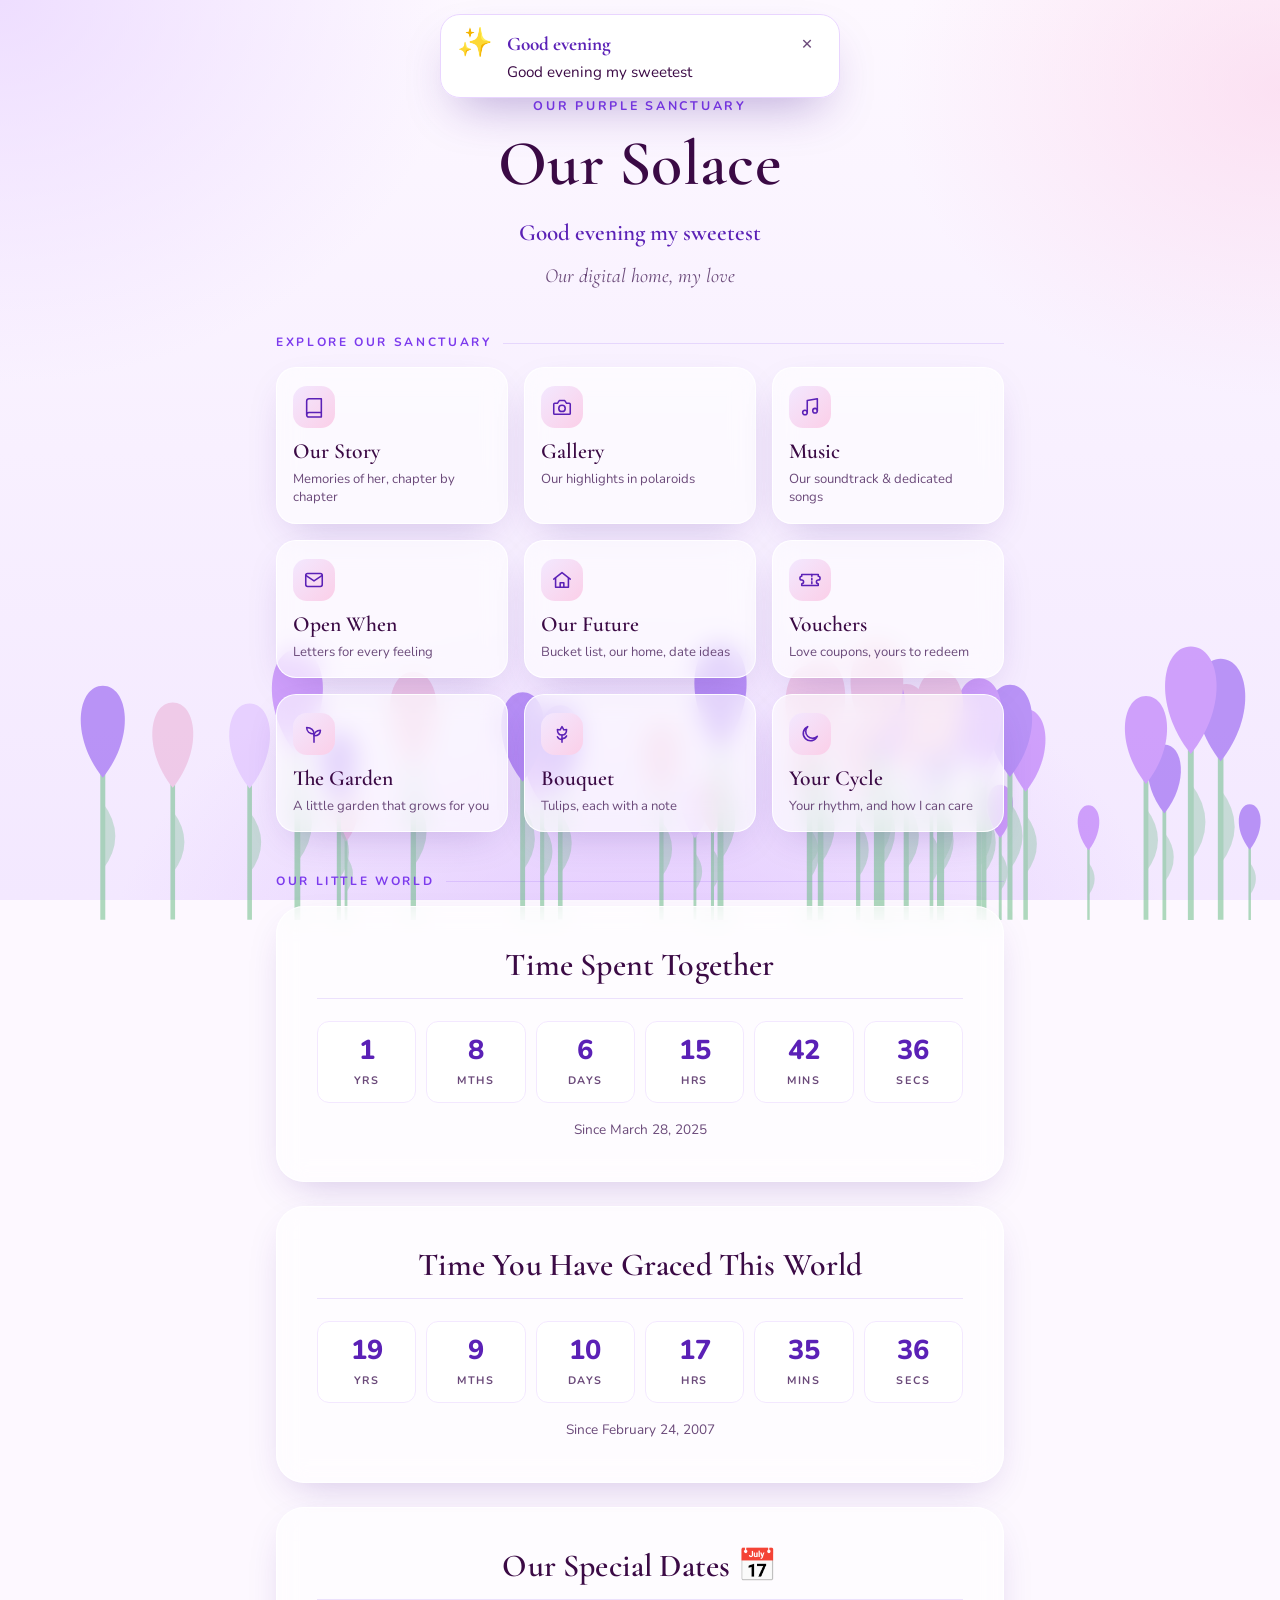
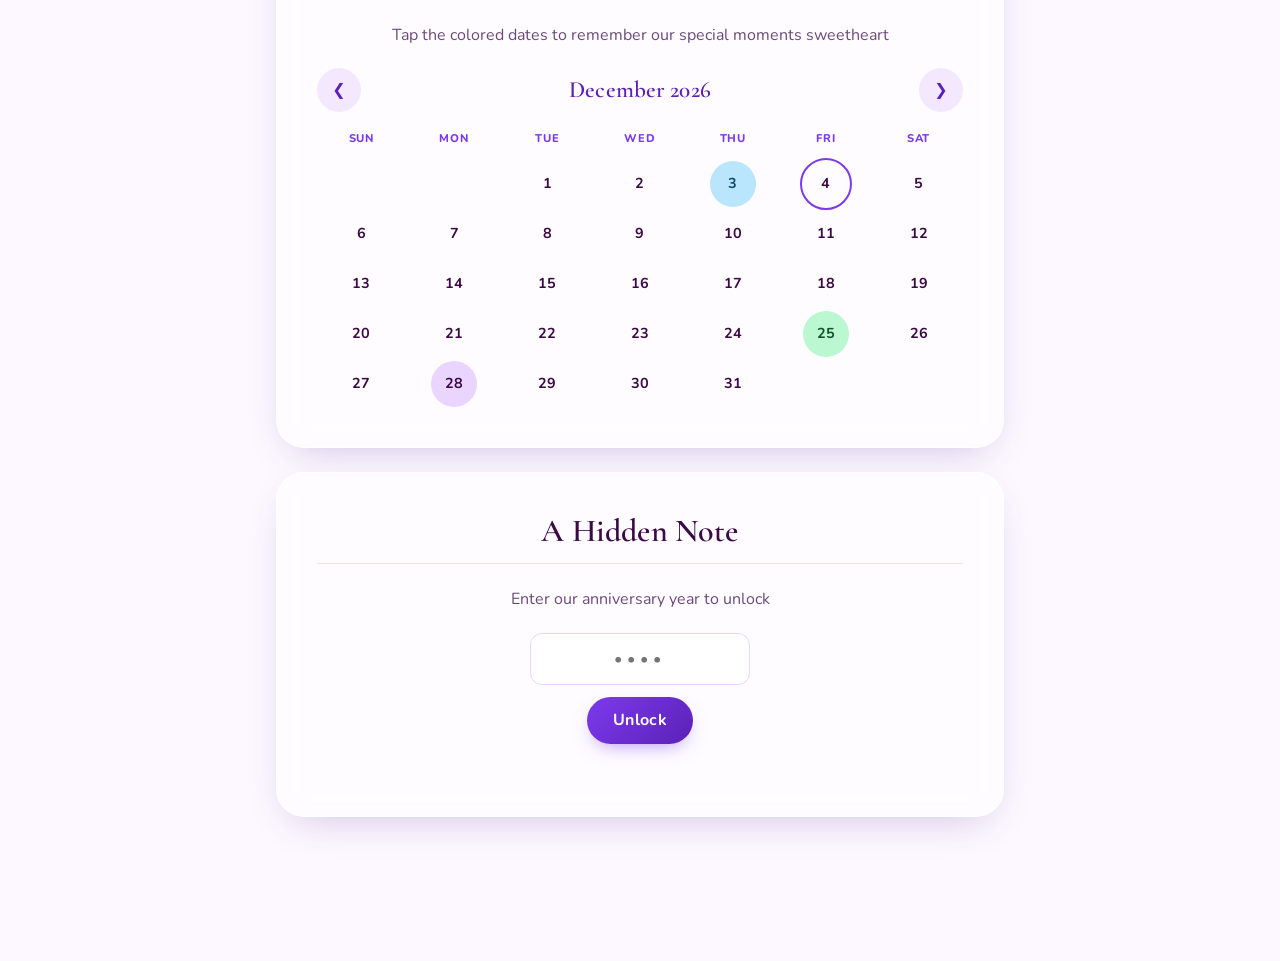
<file: index.html>
<!DOCTYPE html>
<html lang="en">
<head>
    <meta charset="UTF-8">
    <meta name="viewport" content="width=device-width, initial-scale=1.0, viewport-fit=cover">
    <title>Our Purple Sanctuary</title>
    <link rel="preconnect" href="https://fonts.googleapis.com">
    <link rel="preconnect" href="https://fonts.gstatic.com" crossorigin>
    <link href="https://fonts.googleapis.com/css2?family=Cormorant+Garamond:ital,wght@0,500;0,600;0,700;1,500&family=Nunito:wght@400;600;700;800&display=swap" rel="stylesheet">
    <link rel="stylesheet" href="css/base.css">
    <link rel="stylesheet" href="css/components.css">
    <link rel="stylesheet" href="css/pages/home.css">
    <script src="js/common.js" defer></script>
    <script src="js/pages/home.js" defer></script>
</head>
<body data-page="home">

    <div id="notification-container"></div>

    <main class="container">
        <header class="page-hero home-hero">
            <div class="eyebrow">Our Purple Sanctuary</div>
            <h1>Our Solace</h1>
            <div id="dynamic-greeting" class="greeting"></div>
            <div class="subtitle">Our digital home, my love</div>
        </header>

        <div class="section-label">Explore our sanctuary</div>
        <nav id="hub" class="hub" aria-label="Pages"></nav>

        <div class="section-label">Our little world</div>

        <section class="glass-card">
            <h2>Time Spent Together</h2>
            <div class="timer-grid">
                <div class="time-box"><span id="years" class="time-num">0</span><span class="time-label">Yrs</span></div>
                <div class="time-box"><span id="months" class="time-num">0</span><span class="time-label">Mths</span></div>
                <div class="time-box"><span id="days" class="time-num">0</span><span class="time-label">Days</span></div>
                <div class="time-box"><span id="hours" class="time-num">0</span><span class="time-label">Hrs</span></div>
                <div class="time-box"><span id="mins" class="time-num">0</span><span class="time-label">Mins</span></div>
                <div class="time-box"><span id="secs" class="time-num">0</span><span class="time-label">Secs</span></div>
            </div>
            <p class="since">Since March 28, 2025</p>
        </section>

        <section class="glass-card">
            <h2>Time You Have Graced This World</h2>
            <div class="timer-grid">
                <div class="time-box"><span id="b-years" class="time-num">0</span><span class="time-label">Yrs</span></div>
                <div class="time-box"><span id="b-months" class="time-num">0</span><span class="time-label">Mths</span></div>
                <div class="time-box"><span id="b-days" class="time-num">0</span><span class="time-label">Days</span></div>
                <div class="time-box"><span id="b-hours" class="time-num">0</span><span class="time-label">Hrs</span></div>
                <div class="time-box"><span id="b-mins" class="time-num">0</span><span class="time-label">Mins</span></div>
                <div class="time-box"><span id="b-secs" class="time-num">0</span><span class="time-label">Secs</span></div>
            </div>
            <p class="since">Since February 24, 2007</p>
        </section>

        <section class="glass-card">
            <h2>Our Special Dates 📅</h2>
            <p class="lead">Tap the colored dates to remember our special moments sweetheart</p>

            <div class="cal-head">
                <button class="cal-nav-btn" onclick="changeMainMonth(-1)" aria-label="Previous month">❮</button>
                <h3 id="main-month-title">Month Year</h3>
                <button class="cal-nav-btn" onclick="changeMainMonth(1)" aria-label="Next month">❯</button>
            </div>

            <div class="cal-grid" id="main-calendar-grid"></div>
        </section>

        <section class="glass-card">
            <h2>A Hidden Note</h2>
            <p class="lead">Enter our anniversary year to unlock</p>

            <form id="lock-interface" class="lock" onsubmit="checkPass(); return false;">
                <input type="password" id="passInput" class="input secret-input" placeholder="••••" inputmode="numeric" aria-label="Anniversary year">
                <button class="btn" type="submit">Unlock</button>
                <p id="pass-hint" class="pass-hint" aria-live="polite"></p>
            </form>

            <div id="secret-content" class="letter" hidden>
                <p class="letter__greeting">
                    My dearest baby,
                </p>
                <p>
                    If you have unlocked this note, it means you know exactly how long you have had my heart. I love you the most, my one and only baby. I built this whole digital sanctuary just to have a place to put all the reasons why you mean the world to me, but the truth is, there is not enough code in the world to hold it all.
                </p>
                <p>
                    Looking back at how far we have come, from my nervous confession at the JS Prom to building this entire world for you, it makes me realize how incredibly lucky I am. Thank you for staying by my side through all the school stress, the late night talks, and every happy moment in between. From our awkward first interactions to where we are right now, you have completely captured my heart lovey.
                </p>
                <p>
                    You are perfectly and naturally gorgeous, inside and out my darling. You are my peace when things get stressful. You are my favorite person to be with when doing absolutely nothing, my favorite teammate to game and to build our future, and the only person I want to dream with.
                </p>
                <p>
                    Every single plan I have for the future has you right in the middle of it. Every time we talk about graduating together, traveling the world, and building our future home, I fall in love with you all over again. I am so incredibly proud of my hardworking, beautiful woman, and I promise I will always be here to support you in our dreams babe.
                </p>
                <p>
                    Thank you for being my sanctuary. I promise to keep making you smile, and to keep loving you more every single day. I love you today, tomorrow, and infinitely.
                </p>
                <p class="letter__sign">
                    Forever yours ❤️
                </p>
            </div>
        </section>
    </main>

    <div id="tulip-garden" class="garden-container" aria-hidden="true"></div>

</body>
</html>
</file>
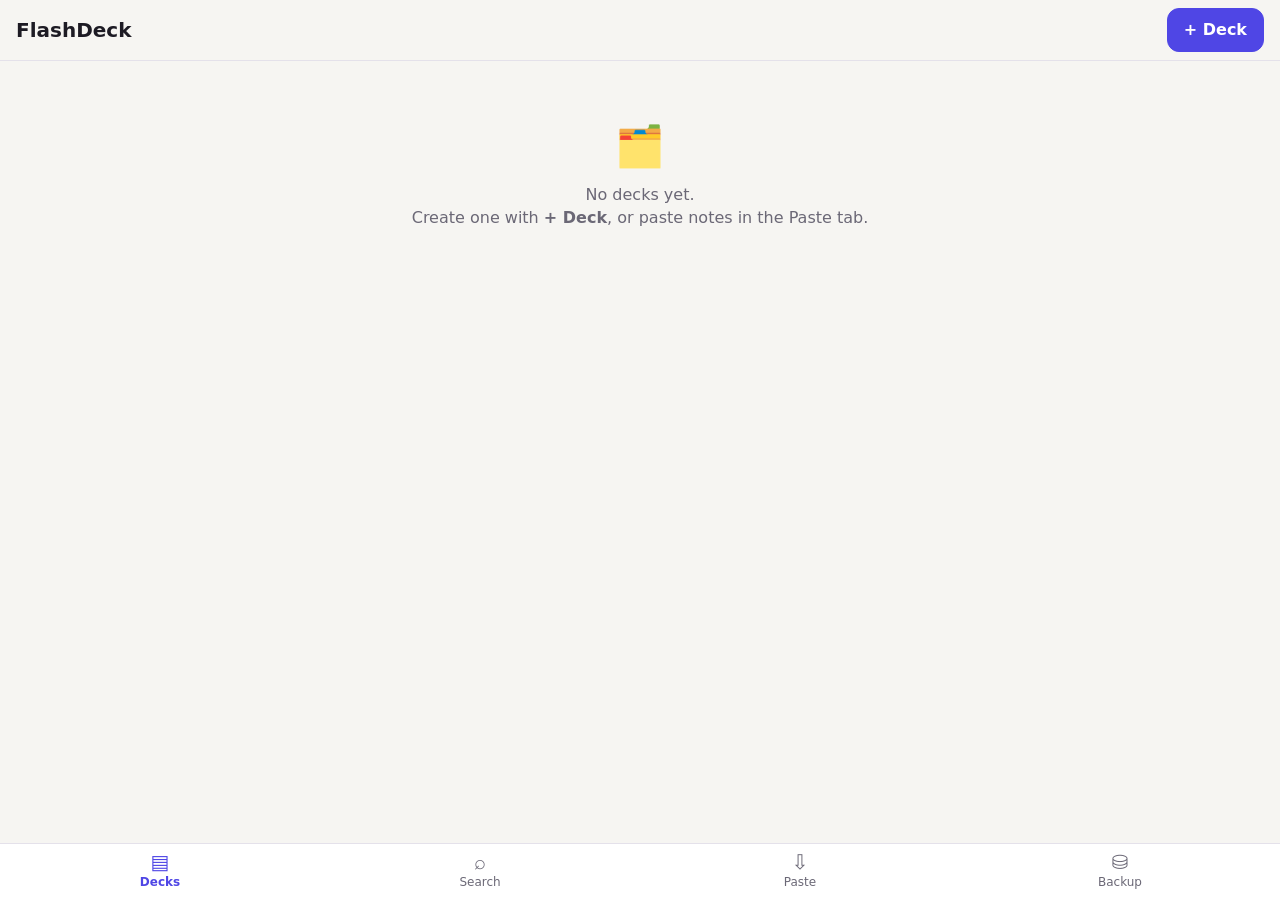
<file: flashdeck/index.html>
<!DOCTYPE html>
<html lang="en">
<head>
<meta charset="utf-8">
<meta name="viewport" content="width=device-width, initial-scale=1, viewport-fit=cover">
<meta name="theme-color" content="#4f46e5">
<meta name="apple-mobile-web-app-capable" content="yes">
<meta name="mobile-web-app-capable" content="yes">
<meta name="apple-mobile-web-app-title" content="FlashDeck">
<meta name="apple-mobile-web-app-status-bar-style" content="default">
<link rel="apple-touch-icon" id="touchIcon">
<link rel="icon" id="favIcon">
<title>FlashDeck</title>
<style>
:root{--bg:#f6f5f2;--card:#fff;--ink:#1d1b24;--muted:#6b6876;--line:#e4e1ea;--accent:#4f46e5;--accent-ink:#fff;
  --green:#d7f5df;--green-ink:#0f6b33;--danger:#c2263b;--blank:#4f46e5;--shadow:0 1px 3px rgba(0,0,0,.08)}
@media (prefers-color-scheme:dark){:root{--bg:#121117;--card:#1c1b23;--ink:#ecebf2;--muted:#9a97a8;--line:#2d2b37;
  --accent:#8b85ff;--accent-ink:#121117;--green:#153a23;--green-ink:#7be3a0;--danger:#ff6b7f;--blank:#8b85ff;--shadow:none}}
*{box-sizing:border-box;-webkit-tap-highlight-color:transparent}
html,body{margin:0;background:var(--bg);color:var(--ink);font:16px/1.45 system-ui,-apple-system,"Segoe UI",Roboto,sans-serif}
header{position:sticky;top:0;z-index:5;background:var(--bg);display:flex;align-items:center;gap:8px;
  padding:calc(env(safe-area-inset-top) + 8px) 16px 8px;border-bottom:1px solid var(--line)}
header h1{flex:1;margin:0;font-size:20px;white-space:nowrap;overflow:hidden;text-overflow:ellipsis}
main{padding:16px 16px calc(96px + env(safe-area-inset-bottom));max-width:640px;margin:0 auto}
nav{position:fixed;bottom:0;left:0;right:0;z-index:5;display:flex;background:var(--card);border-top:1px solid var(--line);
  padding-bottom:env(safe-area-inset-bottom)}
nav button{flex:1;min-height:56px;border:0;background:none;color:var(--muted);font-size:12px;display:flex;flex-direction:column;
  align-items:center;justify-content:center;gap:2px}
nav button span{font-size:20px;line-height:1}
nav button.on{color:var(--accent);font-weight:600}
button,select,input,textarea{font:inherit;color:inherit}
.btn{min-height:44px;min-width:44px;padding:0 16px;border-radius:12px;border:1px solid var(--line);background:var(--card);cursor:pointer}
.btn.pri{background:var(--accent);color:var(--accent-ink);border-color:var(--accent);font-weight:600}
.btn.danger{color:var(--danger)}
.btn.icon{padding:0;font-size:20px;border:0;background:none}
.btn:disabled{opacity:.45}
.row{display:flex;gap:8px;align-items:center;flex-wrap:wrap}
.grow{flex:1}
.stack>*+*{margin-top:12px}
input[type=text],input[type=search],select,textarea{width:100%;min-height:44px;padding:10px 12px;border-radius:12px;
  border:1px solid var(--line);background:var(--card)}
textarea{resize:vertical;min-height:96px;line-height:1.4}
label.f{display:block;font-size:13px;color:var(--muted);margin:12px 0 4px}
.panel{background:var(--card);border:1px solid var(--line);border-radius:16px;padding:14px;box-shadow:var(--shadow)}
.deck{display:flex;align-items:center;gap:12px;padding:14px;border-radius:16px;background:var(--card);border:1px solid var(--line);
  border-left:8px solid var(--c);margin-bottom:10px;min-height:64px;cursor:pointer;box-shadow:var(--shadow)}
.deck .name{font-weight:600;font-size:17px}
.muted{color:var(--muted);font-size:14px}
.empty{text-align:center;color:var(--muted);padding:40px 16px}
.empty b{display:block;font-size:40px;margin-bottom:8px}
.card{background:var(--card);border:1px solid var(--line);border-radius:14px;padding:12px 14px;margin-bottom:10px}
.card .meta{display:flex;gap:6px;align-items:center;font-size:12px;color:var(--muted);margin-bottom:6px;flex-wrap:wrap}
.tag{background:var(--line);border-radius:999px;padding:2px 8px;font-size:12px}
.md p{margin:.2em 0}.md ol,.md ul{margin:.3em 0;padding-left:1.5em}
.hw{background:var(--green);color:var(--green-ink);border-radius:4px;padding:0 3px}
.blank{color:var(--blank);font-weight:700;letter-spacing:1px}
.toolbar{display:flex;gap:6px;margin-top:6px}
.toolbar .btn{flex:1}
h2{font-size:17px;margin:20px 0 10px}
.study-card{min-height:280px;display:flex;flex-direction:column;justify-content:center;font-size:19px;cursor:pointer;
  padding:22px;border-radius:20px;background:var(--card);border:1px solid var(--line);box-shadow:var(--shadow)}
.study-card .back{border-top:1px dashed var(--line);margin-top:16px;padding-top:16px}
.hint{text-align:center;color:var(--muted);font-size:13px;margin-top:10px}
.bar{height:8px;background:var(--line);border-radius:99px;overflow:hidden;margin:4px 0 14px}
.bar i{display:block;height:100%;background:var(--accent);transition:width .25s}
.grades{display:grid;grid-template-columns:repeat(3,1fr);gap:8px;margin-top:16px}
.grades .btn{min-height:56px;font-weight:600}
.g-again{color:var(--danger)}.g-easy{color:var(--green-ink)}
.swatches{display:flex;flex-wrap:wrap;gap:10px;margin-top:8px}
.swatch{width:44px;height:44px;border-radius:50%;border:3px solid transparent;background:var(--c);cursor:pointer}
.swatch.on{border-color:var(--ink)}
.sheet-bg{position:fixed;inset:0;background:rgba(0,0,0,.45);z-index:20;display:flex;align-items:flex-end;justify-content:center}
.sheet{background:var(--bg);width:100%;max-width:640px;border-radius:20px 20px 0 0;padding:20px 16px calc(20px + env(safe-area-inset-bottom))}
.toast{position:fixed;left:50%;bottom:90px;transform:translateX(-50%);background:var(--ink);color:var(--bg);padding:10px 16px;
  border-radius:12px;z-index:30;font-size:14px}
.stat{display:grid;grid-template-columns:repeat(3,1fr);gap:8px;text-align:center}
.stat div{background:var(--card);border:1px solid var(--line);border-radius:14px;padding:12px}
.stat b{display:block;font-size:24px}
.warn{color:var(--danger);font-size:14px}
</style>
</head>
<body>
<header><button class="btn icon" id="backBtn" aria-label="Back" hidden>‹</button><h1 id="title">FlashDeck</h1><span id="headRight"></span></header>
<main id="view"></main>
<nav id="nav">
  <button data-go="decks"><span>▤</span>Decks</button>
  <button data-go="search"><span>⌕</span>Search</button>
  <button data-go="import"><span>⇩</span>Paste</button>
  <button data-go="backup"><span>⛁</span>Backup</button>
</nav>
<script>
'use strict';
/* ========== Storage ========== */
const KEY = 'flashdeck.v1';
const COLORS = ['#4f46e5','#0ea5e9','#10b981','#84cc16','#f59e0b','#f97316','#ef4444','#ec4899','#a855f7','#64748b'];
const DAY = 86400000;
let db = load();

function load() {
  try { const d = JSON.parse(localStorage.getItem(KEY)); if (d && d.decks && d.cards) return d; } catch (e) {}
  return { decks: [], cards: [] };
}
function save() {
  try { localStorage.setItem(KEY, JSON.stringify(db)); }
  catch (e) { toast('Could not save: storage is full'); }
}
const uid = () => Date.now().toString(36) + Math.random().toString(36).slice(2, 7);
const deckById = id => db.decks.find(d => d.id === id);
const cardsOf = id => db.cards.filter(c => c.deckId === id);
const isDue = c => !c.dueAt || c.dueAt <= Date.now();

/* ========== Helpers ========== */
const $ = s => document.querySelector(s);
const esc = s => String(s).replace(/[&<>"']/g, ch => ({ '&': '&amp;', '<': '&lt;', '>': '&gt;', '"': '&quot;', "'": '&#39;' }[ch]));
function toast(msg) {
  const t = document.createElement('div'); t.className = 'toast'; t.textContent = msg;
  document.body.appendChild(t); setTimeout(() => t.remove(), 2200);
}
function shuffle(a) { for (let i = a.length - 1; i > 0; i--) { const j = Math.floor(Math.random() * (i + 1)); [a[i], a[j]] = [a[j], a[i]]; } return a; }
const plural = (n, w) => n + ' ' + w + (n === 1 ? '' : 's');

/* ========== Markdown-lite rendering ==========
   Supports **bold**, "1. " numbered lists and "- " / "* " / "• " bullet lists.
   mode: 'list' = bold highlighted green, 'hide' = bold shown as blanks, 'plain' = normal bold */
function renderMD(text, mode) {
  const inline = s => esc(s).replace(/\*\*(.+?)\*\*/g, (_, w) =>
    mode === 'hide' ? '<span class="blank">_____</span>' : mode === 'list' ? `<b class="hw">${w}</b>` : `<b>${w}</b>`);
  let html = '', list = null;
  const close = () => { if (list) { html += `</${list}>`; list = null; } };
  for (const raw of String(text || '').split('\n')) {
    const line = raw.trim();
    let m;
    if (!line) continue;                                   // blank lines never break a list
    if ((m = line.match(/^\d+[.)]\s+(.*)$/))) {
      if (list !== 'ol') { close(); html += '<ol>'; list = 'ol'; }
      html += `<li>${inline(m[1])}</li>`;
    } else if ((m = line.match(/^[-*•]\s+(.*)$/))) {
      if (list !== 'ul') { close(); html += '<ul>'; list = 'ul'; }
      html += `<li>${inline(m[1])}</li>`;
    } else { close(); html += `<p>${inline(line)}</p>`; }
  }
  close();
  return `<div class="md">${html}</div>`;
}
const countHidden = t => (String(t || '').match(/\*\*(.+?)\*\*/g) || []).length;

/* ========== Paste parser (PARSER-START) ==========
   Returns { cards:[{type,front,back,tag}], skipped:[lines] } in pasted order. */
function parsePaste(text) {
  const LABEL = /^(\*\*)?\s*([A-Z]{1,3}(?:-[A-Z]{1,3})?\d+)\.\s*(\(reverse\))?\s*/i;
  const LIST = /^(\d+[.)]|[-*•])\s+/;
  const cards = [], skipped = [];
  let tag = '', cur = null, blankBefore = false;

  const finish = () => {
    if (!cur) return;
    const tidy = arr => arr.join('\n').replace(/\n{2,}/g, '\n').trim();
    if (cur.reverse) {
      const front = tidy(cur.front), back = tidy(cur.back);
      if (front || back) cards.push({ type: 'reverse', front, back, tag });
    } else {
      const front = tidy(cur.lines);
      if (front) cards.push({ type: 'cloze', front, back: '', tag });
    }
    cur = null;
  };
  const isHeading = line => {
    const t = line.replace(/\*\*/g, '').trim();
    return /[A-Z]/.test(t) && !/[a-z]/.test(t) && !LIST.test(t) && !/^(front|back)\s*:/i.test(t);
  };

  for (const raw of String(text).replace(/\r/g, '').split('\n')) {
    const line = raw.trim();
    if (!line) { blankBefore = true; continue; }
    const m = line.match(LABEL);
    if (m) {                                             // new card label: **A1.** / A1. / **PB-A3.**
      finish();
      let rest = line.slice(m[0].length);
      if (m[1]) rest = rest.replace(/^\*\*\s*/, '');      // drop the label's closing **
      cur = m[3] ? { reverse: true, front: [], back: [], field: null } : { lines: rest ? [rest] : [] };
      if (m[3] && rest) cur.front.push(rest);
    } else if (cur && cur.reverse && /^front\s*:/i.test(line)) {
      cur.field = 'front'; cur.front.push(line.replace(/^front\s*:\s*/i, ''));
    } else if (cur && cur.reverse && /^back\s*:/i.test(line)) {
      cur.field = 'back'; cur.back.push(line.replace(/^back\s*:\s*/i, ''));
    } else if (cur && LIST.test(line)) {                 // list items stay in the same card
      (cur.reverse ? cur[cur.field || 'front'] : cur.lines).push(line);
    } else if (isHeading(line)) {                        // ALL-CAPS line = section tag
      finish(); tag = line.replace(/\*\*/g, '').trim();
    } else if (cur && !blankBefore) {                    // wrapped text continues the card
      (cur.reverse ? cur[cur.field || 'front'] : cur.lines).push(line);
    } else {                                             // stray prose after a blank line
      finish(); skipped.push(line);
    }
    blankBefore = false;
  }
  finish();
  return { cards, skipped };
}
/* (PARSER-END) */

/* ========== Navigation ========== */
let route = { name: 'decks' };
function go(name, params = {}) { route = { name, ...params }; render(); window.scrollTo(0, 0); }
$('#nav').addEventListener('click', e => { const b = e.target.closest('button'); if (b) go(b.dataset.go); });
$('#backBtn').addEventListener('click', () => route.back ? go(...route.back) : go('decks'));

function setHeader(title, back, right = '') {
  $('#title').textContent = title;
  $('#backBtn').hidden = !back;
  $('#headRight').innerHTML = right;
  document.querySelectorAll('#nav button').forEach(b => b.classList.toggle('on', b.dataset.go === route.name));
  $('#nav').hidden = route.name === 'study';
}
function render() {
  const v = $('#view');
  ({ decks: viewDecks, deck: viewDeck, study: viewStudy, import: viewImport, search: viewSearch, backup: viewBackup }[route.name] || viewDecks)(v);
}

/* ========== Deck sheet (create / rename / recolor) ========== */
function deckSheet(deck) {
  let color = deck ? deck.color : COLORS[db.decks.length % COLORS.length];
  const bg = document.createElement('div'); bg.className = 'sheet-bg';
  bg.innerHTML = `<div class="sheet stack">
    <h2 style="margin:0">${deck ? 'Edit deck' : 'New deck'}</h2>
    <input type="text" id="dName" placeholder="Deck name" value="${deck ? esc(deck.name) : ''}">
    <div class="swatches">${COLORS.map(c => `<button class="swatch" style="--c:${c}" data-c="${c}" aria-label="Color ${c}"></button>`).join('')}</div>
    <div class="row"><button class="btn grow" id="dCancel">Cancel</button><button class="btn pri grow" id="dSave">Save</button></div></div>`;
  document.body.appendChild(bg);
  const paint = () => bg.querySelectorAll('.swatch').forEach(s => s.classList.toggle('on', s.dataset.c === color));
  paint();
  bg.querySelector('.swatches').onclick = e => { const s = e.target.closest('.swatch'); if (s) { color = s.dataset.c; paint(); } };
  bg.querySelector('#dCancel').onclick = () => bg.remove();
  bg.onclick = e => { if (e.target === bg) bg.remove(); };
  bg.querySelector('#dSave').onclick = () => {
    const name = bg.querySelector('#dName').value.trim();
    if (!name) return toast('Give the deck a name');
    if (deck) Object.assign(deck, { name, color });
    else db.decks.push({ id: uid(), name, color, createdAt: Date.now() });
    save(); bg.remove(); render();
  };
  if (!deck) setTimeout(() => bg.querySelector('#dName').focus(), 50);
}
function deleteDeck(deck) {
  const n = cardsOf(deck.id).length;
  if (!confirm(`Delete "${deck.name}" and its ${plural(n, 'card')}? This cannot be undone.`)) return;
  db.decks = db.decks.filter(d => d.id !== deck.id);
  db.cards = db.cards.filter(c => c.deckId !== deck.id);
  save(); go('decks');
}

/* ========== Decks screen ========== */
function viewDecks(v) {
  setHeader('FlashDeck', false, `<button class="btn pri" id="newDeck">+ Deck</button>`);
  $('#newDeck').onclick = () => deckSheet();
  if (!db.decks.length) {
    v.innerHTML = `<div class="empty"><b>🗂️</b>No decks yet.<br>Create one with <b style="display:inline;font-size:inherit">+ Deck</b>, or paste notes in the Paste tab.</div>`;
    return;
  }
  v.innerHTML = db.decks.map(d => {
    const cs = cardsOf(d.id), due = cs.filter(isDue).length;
    return `<div class="deck" style="--c:${d.color}" data-id="${d.id}">
      <div class="grow"><div class="name">${esc(d.name)}</div><div class="muted">${plural(cs.length, 'card')} · ${due} due</div></div>
      <span class="muted" aria-hidden="true">›</span></div>`;
  }).join('');
  v.onclick = e => { const r = e.target.closest('.deck'); if (r) go('deck', { id: r.dataset.id }); };
}

/* ========== Deck screen: editor + card list ========== */
let sortNewest = false;
function sortedCards(deckId) {
  // Batch time first, then the order inside the batch, so pasted cards keep their pasted order.
  return cardsOf(deckId).sort((a, b) => sortNewest ? (b.createdAt - a.createdAt) || (a.seq - b.seq)
                                                  : (a.createdAt - b.createdAt) || (a.seq - b.seq));
}
function viewDeck(v) {
  const deck = deckById(route.id);
  if (!deck) return go('decks');
  v.onclick = null;
  setHeader(deck.name, true, `<button class="btn icon" id="deckMenu" aria-label="Deck options">⋯</button>`);
  const cards = sortedCards(deck.id), due = cards.filter(isDue).length;
  const editing = route.edit ? db.cards.find(c => c.id === route.edit) : null;
  v.innerHTML = `
    <div class="panel stack">
      <div class="row"><button class="btn pri grow" data-study="order" ${cards.length ? '' : 'disabled'}>Study in order</button>
        <button class="btn grow" data-study="shuffle" ${cards.length ? '' : 'disabled'}>Shuffle</button></div>
      <button class="btn" style="width:100%" data-study="due" ${due ? '' : 'disabled'}>Study due cards (${due})</button>
    </div>
    <h2 id="editorTop">${editing ? 'Edit card' : 'Add a card'}</h2>
    <div class="panel">
      <label class="f" for="cType" style="margin-top:0">Type</label>
      <select id="cType"><option value="qa">Q&amp;A</option><option value="cloze">Cloze</option><option value="reverse">Reverse</option></select>
      <label class="f" for="cFront" id="frontLbl">Question</label>
      <textarea id="cFront"></textarea>
      <div class="toolbar"><button class="btn" data-fmt="bold"><b>B</b></button><button class="btn" data-fmt="ul">• List</button><button class="btn" data-fmt="ol">1. List</button></div>
      <label class="f" for="cBack" id="backLbl">Answer</label>
      <textarea id="cBack"></textarea>
      <div class="row" style="margin-top:12px">${editing ? '<button class="btn grow" id="cCancel">Cancel</button>' : ''}<button class="btn pri grow" id="cSave">Save</button></div>
    </div>
    <div class="row" style="margin-top:20px"><h2 class="grow" style="margin:0">Cards (${cards.length})</h2>
      <button class="btn" id="sortBtn">${sortNewest ? 'Newest first' : 'Oldest first'}</button></div>
    <div id="cardList" style="margin-top:10px">${cards.length ? cards.map(c => cardHTML(c)).join('')
      : '<div class="empty"><b>✍️</b>No cards in this deck yet.</div>'}</div>`;

  const type = $('#cType'), front = $('#cFront'), back = $('#cBack');
  let lastBox = front;
  [front, back].forEach(t => t.addEventListener('focus', () => lastBox = t));
  const labels = () => {
    const t = type.value;
    $('#frontLbl').textContent = t === 'reverse' ? 'Front (description)' : t === 'cloze' ? 'Text (bold = hidden word)' : 'Question';
    $('#backLbl').textContent = t === 'reverse' ? 'Back (answer term)' : t === 'cloze' ? 'Extra note (optional)' : 'Answer';
  };
  if (editing) { type.value = editing.type; front.value = editing.front; back.value = editing.back || ''; }
  else type.value = localStorage.getItem('flashdeck.lastType') || 'qa';
  labels();
  type.onchange = labels;
  v.querySelector('.toolbar').onclick = e => { const b = e.target.closest('[data-fmt]'); if (b) formatText(lastBox, b.dataset.fmt); };
  $('#cSave').onclick = () => saveCard(deck, editing, type.value, front.value, back.value);
  if (editing) { $('#cCancel').onclick = () => go('deck', { id: deck.id }); setTimeout(() => $('#editorTop').scrollIntoView(), 0); }
  $('#sortBtn').onclick = () => { sortNewest = !sortNewest; render(); };
  v.querySelectorAll('[data-study]').forEach(b => b.onclick = () => startStudy(deck.id, b.dataset.study));
  $('#cardList').onclick = e => {
    const b = e.target.closest('button'); if (!b) return;
    const card = db.cards.find(c => c.id === b.dataset.id);
    if (b.dataset.act === 'edit') go('deck', { id: deck.id, edit: card.id });
    if (b.dataset.act === 'del' && confirm('Delete this card?')) { db.cards = db.cards.filter(c => c !== card); save(); render(); }
  };
  $('#deckMenu').onclick = () => deckMenu(deck);
}
function deckMenu(deck) {
  const bg = document.createElement('div'); bg.className = 'sheet-bg';
  bg.innerHTML = `<div class="sheet stack"><button class="btn" style="width:100%" id="mEdit">Rename / recolor</button>
    <button class="btn danger" style="width:100%" id="mDel">Delete deck</button>
    <button class="btn" style="width:100%" id="mClose">Close</button></div>`;
  document.body.appendChild(bg);
  bg.onclick = e => { if (e.target === bg || e.target.id === 'mClose') bg.remove(); };
  bg.querySelector('#mEdit').onclick = () => { bg.remove(); deckSheet(deck); };
  bg.querySelector('#mDel').onclick = () => { bg.remove(); deleteDeck(deck); };
}
function cardHTML(c, showDeck, noActions) {
  const mode = c.type === 'cloze' ? 'list' : 'plain';
  const label = { qa: 'Q&A', cloze: 'Cloze', reverse: 'Reverse' }[c.type];
  const deck = showDeck ? deckById(c.deckId) : null;
  return `<div class="card"><div class="meta"><span class="tag">${label}</span>${c.tag ? `<span class="tag">${esc(c.tag)}</span>` : ''}
      ${deck ? `<span style="color:${deck.color}">● ${esc(deck.name)}</span>` : ''}</div>
    ${renderMD(c.front, mode)}${c.back ? `<div class="muted" style="margin-top:6px">→</div>${renderMD(c.back, mode)}` : ''}
    ${noActions ? '' : `<div class="row" style="justify-content:flex-end;margin-top:6px">
      <button class="btn" data-act="edit" data-id="${c.id}">Edit</button><button class="btn danger" data-act="del" data-id="${c.id}">Delete</button></div>`}</div>`;
}
function saveCard(deck, editing, type, front, back) {
  front = front.trim(); back = back.trim();
  if (!front) return toast('The first field is empty');
  if (type === 'cloze' && !countHidden(front)) return toast('Bold at least one word to hide it');
  if (type !== 'cloze' && !back) return toast('Add an answer');
  if (editing) Object.assign(editing, { type, front, back });
  else db.cards.push(newCard(deck.id, { type, front, back, tag: '' }, Date.now(), 0));
  localStorage.setItem('flashdeck.lastType', type);
  save(); toast(editing ? 'Card updated' : 'Card added'); go('deck', { id: deck.id });
}
function newCard(deckId, c, createdAt, seq) {
  return { id: uid(), deckId, type: c.type, front: c.front, back: c.back || '', tag: c.tag || '', createdAt, seq, dueAt: 0, interval: 0 };
}

/* Toolbar: wrap selection in **bold**, or prefix the selected lines with list markers. */
function formatText(box, fmt) {
  const { selectionStart: s, selectionEnd: e, value } = box;
  if (fmt === 'bold') {
    const sel = value.slice(s, e) || 'word';
    box.value = value.slice(0, s) + '**' + sel + '**' + value.slice(e);
    box.setSelectionRange(s + 2, s + 2 + sel.length);
  } else {
    const ls = value.lastIndexOf('\n', s - 1) + 1;
    const le = value.indexOf('\n', e) === -1 ? value.length : value.indexOf('\n', e);
    const lines = value.slice(ls, le).split('\n').map(l => l.replace(/^(\d+[.)]|[-*•])\s+/, ''));
    const out = lines.map((l, i) => (fmt === 'ol' ? (i + 1) + '. ' : '- ') + l).join('\n');
    box.value = value.slice(0, ls) + out + value.slice(le);
    box.setSelectionRange(ls + out.length, ls + out.length);
  }
  box.focus();
}

/* ========== Study mode ========== */
let session = null;
function startStudy(deckId, mode) {
  let cards = sortedCards(deckId);
  if (mode === 'due') cards = cards.filter(isDue);
  if (mode === 'shuffle') shuffle(cards);
  if (!cards.length) return toast('No cards to study');
  session = { deckId, queue: cards.map(c => c.id), total: cards.length, done: 0, again: 0, good: 0, easy: 0, revealed: false, start: Date.now() };
  go('study', { back: ['deck', { id: deckId }] });
}
function viewStudy(v) {
  if (!session) return go('decks');
  const deck = deckById(session.deckId);
  setHeader(deck ? deck.name : 'Study', false, `<button class="btn" id="exitBtn">Exit</button>`);
  $('#exitBtn').onclick = () => { if (session.done === 0 || confirm('End this session?')) { session.queue = []; render(); } };
  v.onclick = null;
  if (!session.queue.length) return studySummary(v);
  const card = db.cards.find(c => c.id === session.queue[0]);
  if (!card) { session.queue.shift(); return render(); }
  const r = session.revealed, pct = Math.round(session.done / session.total * 100);
  let body;
  if (card.type === 'cloze') body = renderMD(card.front, r ? 'list' : 'hide') + (r && card.back ? `<div class="back">${renderMD(card.back, 'plain')}</div>` : '');
  else body = renderMD(card.front, 'plain') + (r ? `<div class="back">${renderMD(card.back, 'plain')}</div>` : '');
  v.innerHTML = `<div class="muted">${session.done} / ${session.total} done${card.tag ? ' · ' + esc(card.tag) : ''}</div>
    <div class="bar"><i style="width:${pct}%"></i></div>
    <div class="study-card" id="sCard">${body}</div>
    ${r ? `<div class="grades"><button class="btn g-again" data-g="again">Again</button><button class="btn" data-g="good">Good</button><button class="btn g-easy" data-g="easy">Easy</button></div>`
        : `<div class="hint">Tap the card to reveal</div>`}`;
  $('#sCard').onclick = () => { if (!session.revealed) { session.revealed = true; render(); } };
  v.querySelectorAll('[data-g]').forEach(b => b.onclick = () => grade(card, b.dataset.g));
}
/* Spaced repetition: Again = see it again this session; Good = 1 day, then double; Easy = 3 days, then double. */
function grade(card, g) {
  session.queue.shift(); session.revealed = false; session[g]++;
  if (g === 'again') {
    card.interval = 0; card.dueAt = 0;
    session.queue.splice(Math.min(3, session.queue.length), 0, card.id);   // comes back a few cards later
  } else {
    card.interval = g === 'good' ? (card.interval ? card.interval * 2 : 1) : (card.interval ? Math.max(card.interval * 2, 3) : 3);
    card.dueAt = Date.now() + card.interval * DAY;
    session.done++;
  }
  save(); render();
}
function studySummary(v) {
  const mins = Math.max(1, Math.round((Date.now() - session.start) / 60000)), id = session.deckId;
  v.innerHTML = `<div class="empty"><b>🎉</b>Session finished: ${plural(session.done, 'card')} in about ${plural(mins, 'minute')}.</div>
    <div class="stat"><div><b>${session.again}</b>Again</div><div><b>${session.good}</b>Good</div><div><b>${session.easy}</b>Easy</div></div>
    <button class="btn pri" style="width:100%;margin-top:16px" id="doneBtn">Back to deck</button>`;
  $('#doneBtn').onclick = () => { session = null; go('deck', { id }); };
}

/* ========== Bulk import from pasted text ========== */
let pending = null;
function viewImport(v) {
  setHeader('Paste cards', false);
  v.onclick = null;
  const opts = db.decks.map(d => `<option value="${d.id}">${esc(d.name)}</option>`).join('') + '<option value="__new">+ New deck…</option>';
  v.innerHTML = `<div class="stack">
    <p class="muted" style="margin:0">Paste notes with labels like <b>**A1.**</b> or <b>**PB-A3.**</b>. Bold words become hidden words.
      <b>**A6. (reverse)**</b> with <b>Front:</b> / <b>Back:</b> lines makes a reverse card. An ALL-CAPS line becomes a section tag.</p>
    <textarea id="pasteBox" style="min-height:240px" placeholder="**A1.** Paste here…">${esc(localStorage.getItem('flashdeck.draft') || '')}</textarea>
    <div class="row"><button class="btn grow" id="clearPaste">Clear</button><button class="btn pri grow" id="previewBtn">Import</button></div>
    <div id="preview"></div></div>`;
  $('#pasteBox').oninput = e => localStorage.setItem('flashdeck.draft', e.target.value);
  $('#clearPaste').onclick = () => { localStorage.removeItem('flashdeck.draft'); pending = null; render(); };
  $('#previewBtn').onclick = () => {
    pending = parsePaste($('#pasteBox').value);
    const p = $('#preview'), cs = pending.cards;
    if (!cs.length) { p.innerHTML = '<div class="empty"><b>🤔</b>No cards found. Each card must start with a label like <b style="display:inline;font-size:inherit">A1.</b></div>'; return; }
    const noHidden = cs.filter(c => c.type === 'cloze' && !countHidden(c.front)).length;
    const tags = [...new Set(cs.map(c => c.tag).filter(Boolean))];
    p.innerHTML = `<div class="panel stack">
      <div><b>${plural(cs.length, 'card')} found</b> · ${cs.filter(c => c.type === 'reverse').length} reverse · ${plural(tags.length, 'section')}</div>
      ${noHidden ? `<div class="warn">${plural(noHidden, 'card')} ha${noHidden === 1 ? 's' : 've'} no **bold** words, so nothing will be hidden on ${noHidden === 1 ? 'it' : 'them'}.</div>` : ''}
      ${pending.skipped.length ? `<div class="muted">${plural(pending.skipped.length, 'line')} outside any card skipped.</div>` : ''}
      <label class="f" for="targetDeck">Save to deck</label><select id="targetDeck">${opts}</select>
      <button class="btn pri" style="width:100%" id="confirmImport">Save ${plural(cs.length, 'card')}</button></div>
      <h2>First ${Math.min(5, cs.length)}</h2>${cs.slice(0, 5).map(c => cardHTML(c, false, true)).join('')}`;
    $('#confirmImport').onclick = confirmImport;
  };
}
function confirmImport() {
  let deckId = $('#targetDeck').value;
  if (deckId === '__new') {
    const name = (prompt('Name for the new deck') || '').trim();
    if (!name) return;
    deckId = uid(); db.decks.push({ id: deckId, name, color: COLORS[db.decks.length % COLORS.length], createdAt: Date.now() });
  }
  const now = Date.now();
  pending.cards.forEach((c, i) => db.cards.push(newCard(deckId, c, now, i)));   // seq keeps the pasted order
  save(); toast(`Imported ${plural(pending.cards.length, 'card')}`);
  pending = null; localStorage.removeItem('flashdeck.draft');
  go('deck', { id: deckId });
}

/* ========== Search ========== */
let searchQ = '';
function viewSearch(v) {
  setHeader('Search', false);
  v.innerHTML = `<input type="search" id="q" placeholder="Search all cards" value="${esc(searchQ)}"><div id="results" style="margin-top:12px"></div>`;
  const run = () => {
    searchQ = $('#q').value;
    const q = searchQ.trim().toLowerCase(), out = $('#results');
    if (!q) { out.innerHTML = `<div class="empty"><b>⌕</b>Type to search ${plural(db.cards.length, 'card')}.</div>`; return; }
    const hits = db.cards.filter(c => (c.front + ' ' + c.back + ' ' + c.tag).replace(/\*\*/g, '').toLowerCase().includes(q));
    out.innerHTML = hits.length ? `<div class="muted" style="margin-bottom:8px">${hits.length} match${hits.length === 1 ? '' : 'es'}</div>` + hits.slice(0, 100).map(c => cardHTML(c, true)).join('')
      : '<div class="empty"><b>∅</b>No matches.</div>';
  };
  $('#q').oninput = run; run();
  v.onclick = e => {
    const b = e.target.closest('button[data-act]'); if (!b) return;
    const card = db.cards.find(c => c.id === b.dataset.id);
    if (b.dataset.act === 'edit') go('deck', { id: card.deckId, edit: card.id });
    if (b.dataset.act === 'del' && confirm('Delete this card?')) { db.cards = db.cards.filter(c => c !== card); save(); run(); }
  };
}

/* ========== Backup: JSON export / import ========== */
function viewBackup(v) {
  setHeader('Backup', false);
  v.onclick = null;
  v.innerHTML = `<div class="panel stack">
    <div>${plural(db.decks.length, 'deck')}, ${plural(db.cards.length, 'card')}. Everything is stored only on this device.</div>
    <button class="btn pri" style="width:100%" id="exportBtn">Export JSON</button>
    <button class="btn" style="width:100%" id="copyBtn">Copy JSON to clipboard</button>
    <button class="btn" style="width:100%" id="importBtn">Import JSON file</button>
    <input type="file" id="fileIn" accept=".json,application/json" hidden>
    <p class="muted" style="margin:0">Import adds decks and cards from the file. Items that already exist (same ID) are updated, not duplicated.</p></div>`;
  const json = () => JSON.stringify({ app: 'FlashDeck', version: 1, exportedAt: new Date().toISOString(), ...db }, null, 1);
  $('#exportBtn').onclick = () => {
    const a = document.createElement('a');
    a.href = URL.createObjectURL(new Blob([json()], { type: 'application/json' }));
    a.download = `flashdeck-${new Date().toISOString().slice(0, 10)}.json`;
    document.body.appendChild(a); a.click(); a.remove();
  };
  $('#copyBtn').onclick = () => navigator.clipboard.writeText(json()).then(() => toast('Copied'), () => toast('Copy failed'));
  $('#importBtn').onclick = () => $('#fileIn').click();
  $('#fileIn').onchange = async e => {
    const f = e.target.files[0]; if (!f) return;
    try {
      const d = JSON.parse(await f.text());
      if (!Array.isArray(d.decks) || !Array.isArray(d.cards)) throw new Error();
      if (!confirm(`Import ${plural(d.decks.length, 'deck')} and ${plural(d.cards.length, 'card')}?`)) return;
      const merge = (list, items) => items.forEach(it => { const i = list.findIndex(x => x.id === it.id); i < 0 ? list.push(it) : (list[i] = it); });
      merge(db.decks, d.decks); merge(db.cards, d.cards.map(c => ({ seq: 0, dueAt: 0, interval: 0, ...c })));
      save(); toast('Import done'); go('decks');
    } catch (err) { toast('That file is not a FlashDeck backup'); }
  };
}

/* ========== App icon (drawn at runtime, so no image files are needed) ========== */
function makeIcon() {
  const c = document.createElement('canvas'); c.width = c.height = 180;
  const x = c.getContext('2d');
  x.fillStyle = '#4f46e5'; x.fillRect(0, 0, 180, 180);
  x.fillStyle = '#a5b4fc'; x.save(); x.translate(90, 92); x.rotate(-0.18); x.fillRect(-52, -38, 104, 72); x.restore();
  x.fillStyle = '#fff'; x.fillRect(38, 62, 104, 72);
  x.fillStyle = '#4f46e5'; x.font = 'bold 44px system-ui,sans-serif'; x.textAlign = 'center'; x.textBaseline = 'middle'; x.fillText('F', 90, 100);
  const url = c.toDataURL('image/png');
  $('#touchIcon').href = url; $('#favIcon').href = url;
}

makeIcon();
render();
</script>
</body>
</html>
</file>
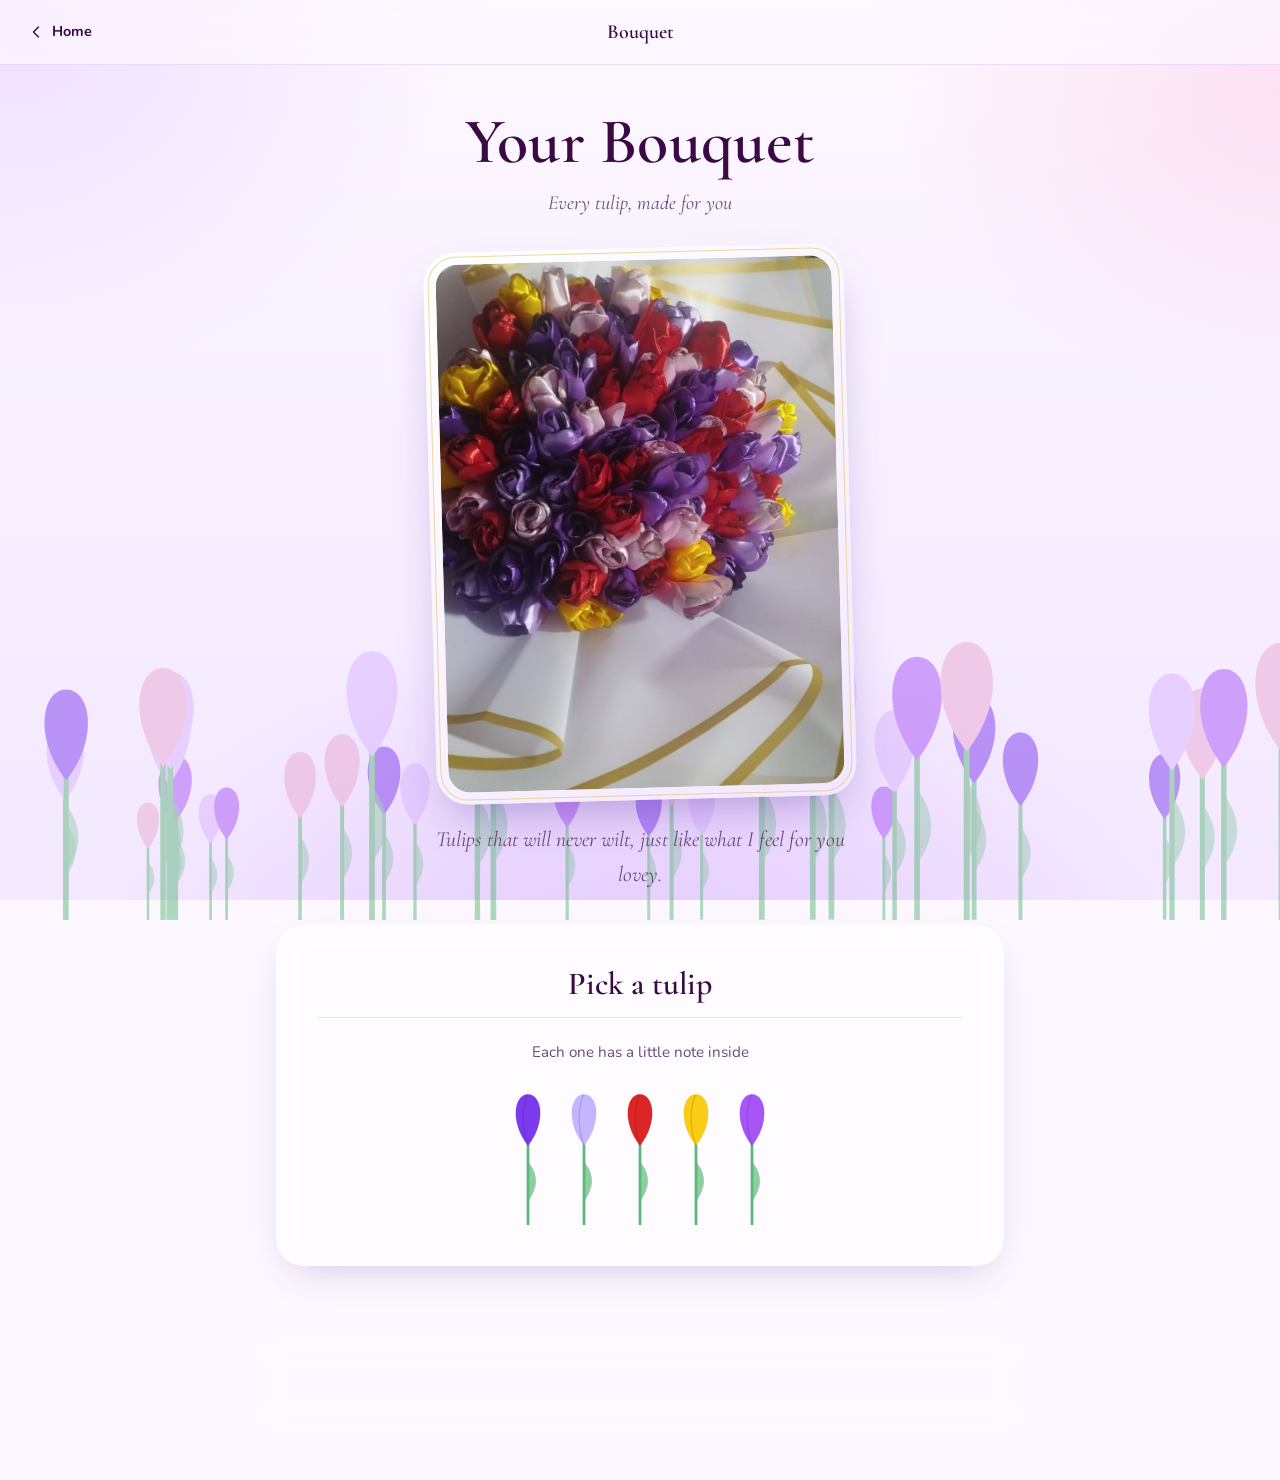
<file: bouquet.html>
<!DOCTYPE html>
<html lang="en">
<head>
    <meta charset="UTF-8">
    <meta name="viewport" content="width=device-width, initial-scale=1.0, viewport-fit=cover">
    <title>Your Bouquet | Purple Sanctuary</title>
    <link rel="preconnect" href="https://fonts.googleapis.com">
    <link rel="preconnect" href="https://fonts.gstatic.com" crossorigin>
    <link href="https://fonts.googleapis.com/css2?family=Cormorant+Garamond:ital,wght@0,500;0,600;0,700;1,500&family=Nunito:wght@400;600;700;800&display=swap" rel="stylesheet">
    <link rel="stylesheet" href="css/base.css">
    <link rel="stylesheet" href="css/components.css">
    <link rel="stylesheet" href="css/pages/bouquet.css">
    <script src="js/common.js" defer></script>
    <script src="js/pages/bouquet.js" defer></script>
</head>
<body data-page="bouquet">

    <main class="container">
        <header class="page-hero">
            <h1>Your Bouquet</h1>
            <div class="subtitle">Every tulip, made for you</div>
        </header>

        <!-- The real bouquet -->
        <figure class="bouquet-photo">
            <div class="bouquet-photo__frame">
                <img src="assets/images/bouquet.jpg" alt="A bouquet of purple, lilac, red and yellow satin ribbon tulips wrapped in white and gold paper">
            </div>
            <figcaption id="photo-caption"></figcaption>
        </figure>

        <!-- Tap a tulip to read its note (the notes live in js/pages/bouquet.js) -->
        <section class="glass-card">
            <h2>Pick a tulip</h2>
            <p class="card-lead">Each one has a little note inside</p>
            <div class="tulip-row" id="tulip-row"></div>
        </section>
    </main>

    <div class="modal-overlay" id="tulipModal" onclick="closeTulip()">
        <div class="modal-content" onclick="event.stopPropagation()">
            <button class="close-btn" onclick="closeTulip()" aria-label="Close">✕</button>
            <div class="tulip-note" id="tulip-note"></div>
        </div>
    </div>

    <div id="tulip-garden" class="garden-container" aria-hidden="true"></div>

</body>
</html>
</file>
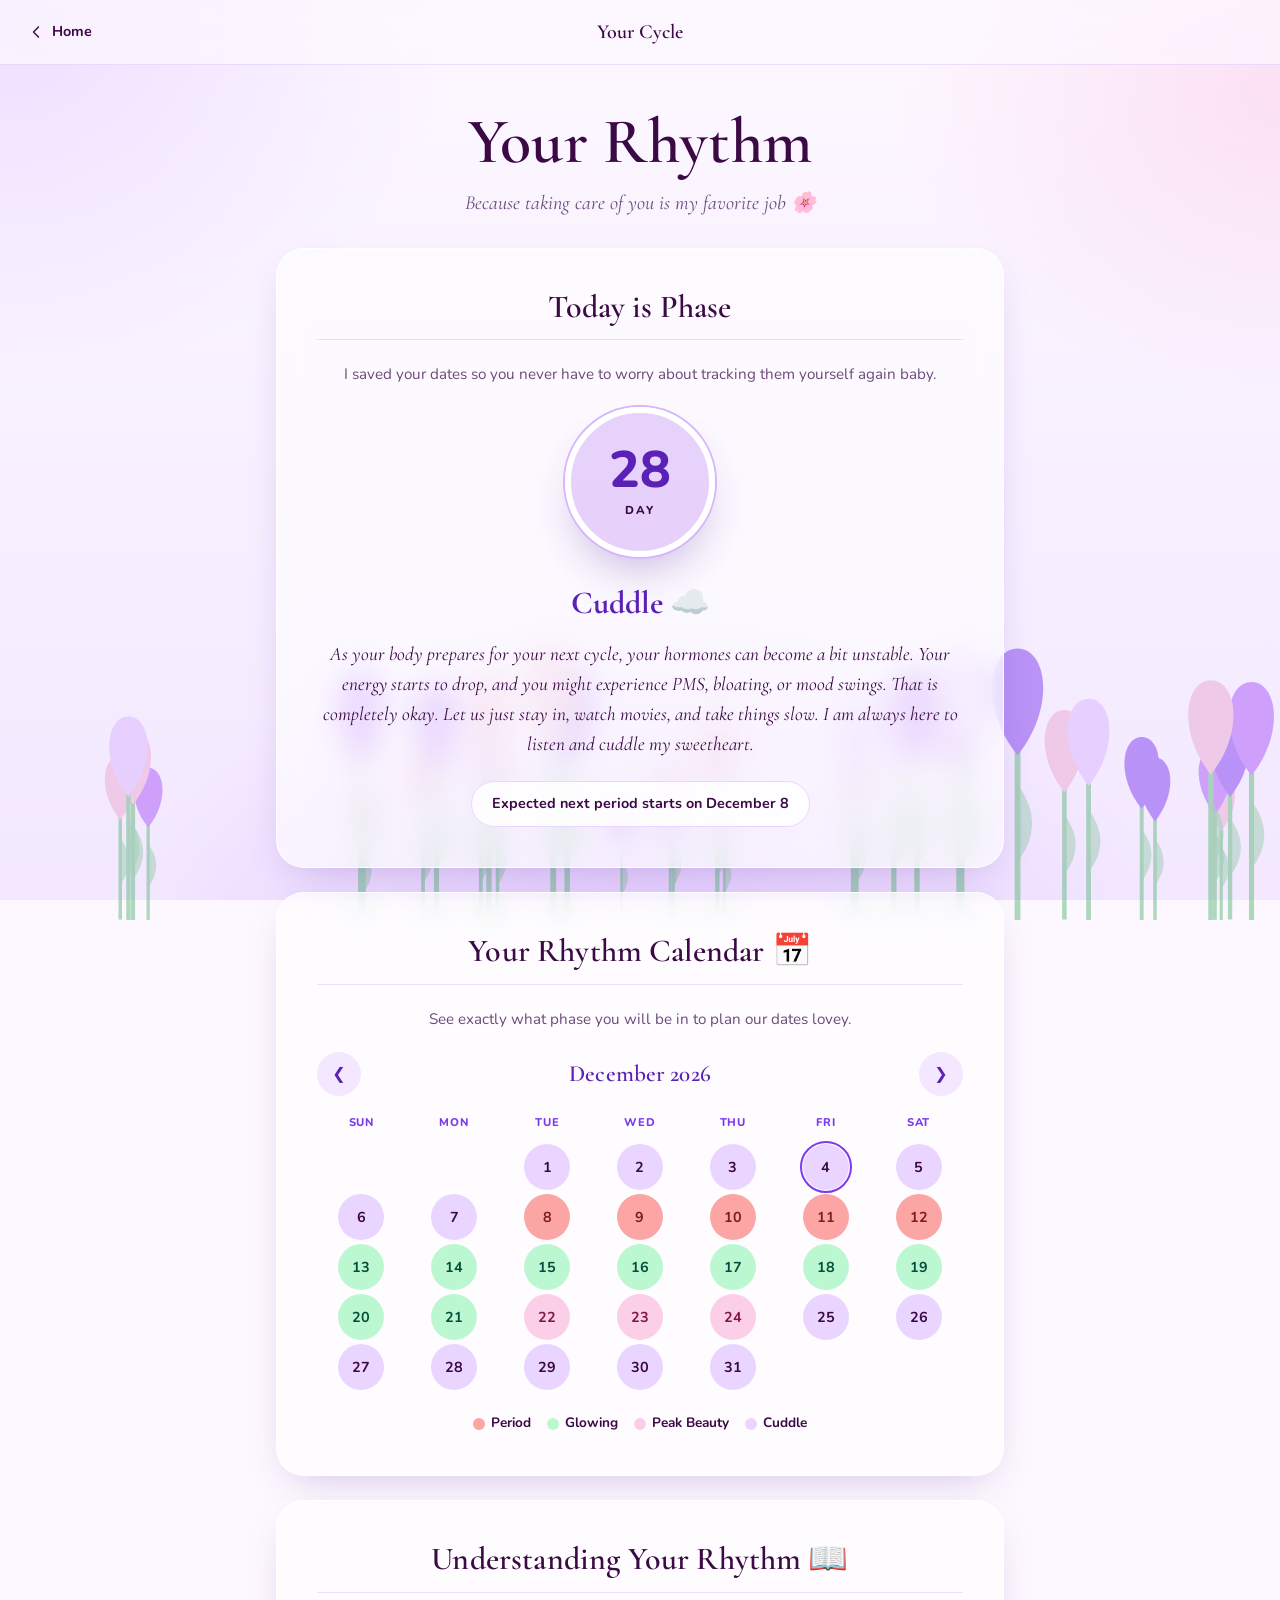
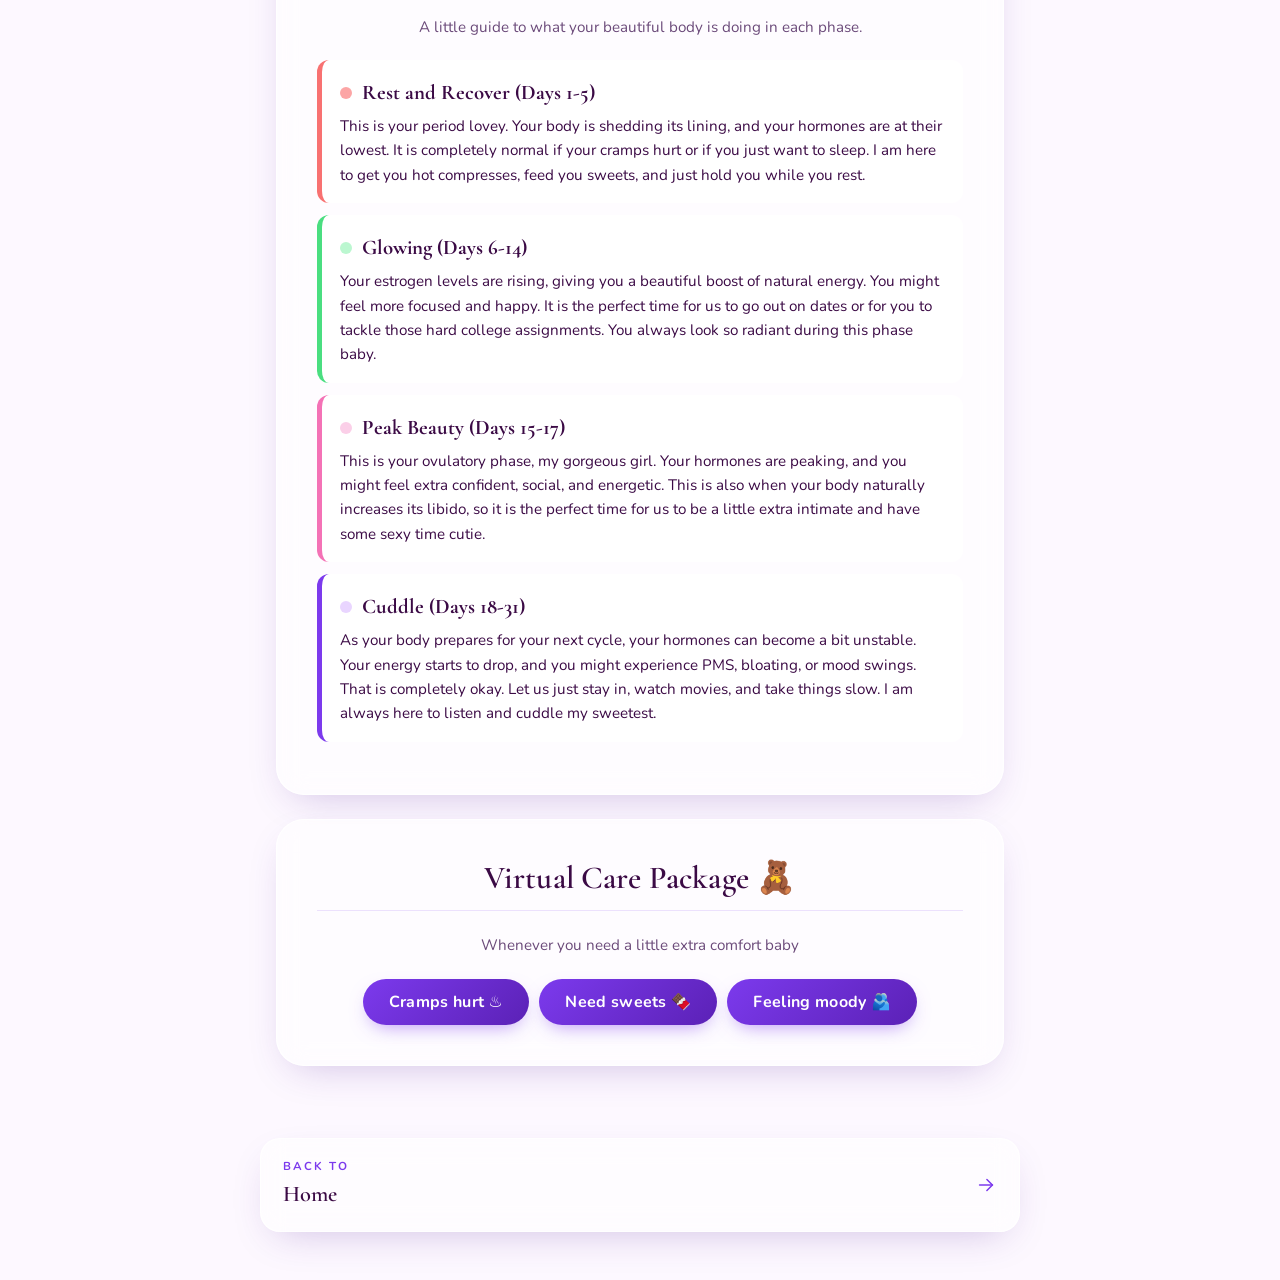
<file: cycle.html>
<!DOCTYPE html>
<html lang="en">
<head>
    <meta charset="UTF-8">
    <meta name="viewport" content="width=device-width, initial-scale=1.0, viewport-fit=cover">
    <title>Your Cycle | Purple Sanctuary</title>
    <link rel="preconnect" href="https://fonts.googleapis.com">
    <link rel="preconnect" href="https://fonts.gstatic.com" crossorigin>
    <link href="https://fonts.googleapis.com/css2?family=Cormorant+Garamond:ital,wght@0,500;0,600;0,700;1,500&family=Nunito:wght@400;600;700;800&display=swap" rel="stylesheet">
    <link rel="stylesheet" href="css/base.css">
    <link rel="stylesheet" href="css/components.css">
    <link rel="stylesheet" href="css/pages/cycle.css">
    <script src="js/common.js" defer></script>
    <script src="js/pages/cycle.js" defer></script>
</head>
<body data-page="cycle">


    <main class="container">
        <header class="page-hero">
            <h1>Your Rhythm</h1>
            <div class="subtitle">Because taking care of you is my favorite job 🌸</div>
        </header>

        <div class="glass-card" id="dashboard-card">
            <h2>Today is Phase</h2>
            
            <p class="card-lead">I saved your dates so you never have to worry about tracking them yourself again baby.</p>

            <div class="status-circle" id="circle-bg">
                <span class="day-number" id="cycleDay">1</span>
                <span class="day-label">Day</span>
            </div>

            <div class="phase-title" id="phaseName">Phase Name</div>
            <div class="phase-message" id="phaseDesc">Phase description goes here.</div>
            
            <div class="next-period" id="nextPeriodText">Expected next period starts on</div>
        </div>

        <div class="glass-card">
            <h2>Your Rhythm Calendar 📅</h2>
            <p class="card-lead">See exactly what phase you will be in to plan our dates lovey.</p>
            
            <div class="cal-head">
                <button class="cal-nav-btn" onclick="changeMonth(-1)" aria-label="Previous month">❮</button>
                <h3 id="month-title">Month Year</h3>
                <button class="cal-nav-btn" onclick="changeMonth(1)" aria-label="Next month">❯</button>
            </div>

            <div class="cal-grid" id="calendar-grid">
                </div>

            <div class="cal-legend">
                <div class="legend-item"><span class="legend-dot phase-period"></span> Period</div>
                <div class="legend-item"><span class="legend-dot phase-glow"></span> Glowing</div>
                <div class="legend-item"><span class="legend-dot phase-peak"></span> Peak Beauty</div>
                <div class="legend-item"><span class="legend-dot phase-cuddle"></span> Cuddle</div>
            </div>
        </div>

        <div class="glass-card">
            <h2>Understanding Your Rhythm 📖</h2>
            <p class="card-lead">A little guide to what your beautiful body is doing in each phase.</p>

            <div class="explanation-item border-period">
                <div class="exp-title"><span class="legend-dot phase-period"></span> Rest and Recover (Days 1-5)</div>
                <div class="exp-desc">This is your period lovey. Your body is shedding its lining, and your hormones are at their lowest. It is completely normal if your cramps hurt or if you just want to sleep. I am here to get you hot compresses, feed you sweets, and just hold you while you rest.</div>
            </div>

            <div class="explanation-item border-glow">
                <div class="exp-title"><span class="legend-dot phase-glow"></span> Glowing (Days 6-14)</div>
                <div class="exp-desc">Your estrogen levels are rising, giving you a beautiful boost of natural energy. You might feel more focused and happy. It is the perfect time for us to go out on dates or for you to tackle those hard college assignments. You always look so radiant during this phase baby.</div>
            </div>

            <div class="explanation-item border-peak">
                <div class="exp-title"><span class="legend-dot phase-peak"></span> Peak Beauty (Days 15-17)</div>
                <div class="exp-desc">This is your ovulatory phase, my gorgeous girl. Your hormones are peaking, and you might feel extra confident, social, and energetic. This is also when your body naturally increases its libido, so it is the perfect time for us to be a little extra intimate and have some sexy time cutie.</div>
            </div>

            <div class="explanation-item border-cuddle">
                <div class="exp-title"><span class="legend-dot phase-cuddle"></span> Cuddle (Days 18-31)</div>
                <div class="exp-desc">As your body prepares for your next cycle, your hormones can become a bit unstable. Your energy starts to drop, and you might experience PMS, bloating, or mood swings. That is completely okay. Let us just stay in, watch movies, and take things slow. I am always here to listen and cuddle my sweetest.</div>
            </div>
        </div>

        <div class="glass-card">
            <h2>Virtual Care Package 🧸</h2>
            <p class="card-lead">Whenever you need a little extra comfort baby</p>
            <div class="care-buttons">
                <button class="btn" onclick="openCareModal('cramps')">Cramps hurt ♨️</button>
                <button class="btn" onclick="openCareModal('sweets')">Need sweets 🍫</button>
                <button class="btn" onclick="openCareModal('moody')">Feeling moody 🫂</button>
            </div>
        </div>

    </main>

    <div class="modal-overlay" id="careModal" onclick="closeCareModal()">
        <div class="modal-content" id="care-modal-body" onclick="event.stopPropagation()">
        </div>
    </div>

    <div id="tulip-garden" class="garden-container" aria-hidden="true"></div>

</body>
</html>
</file>
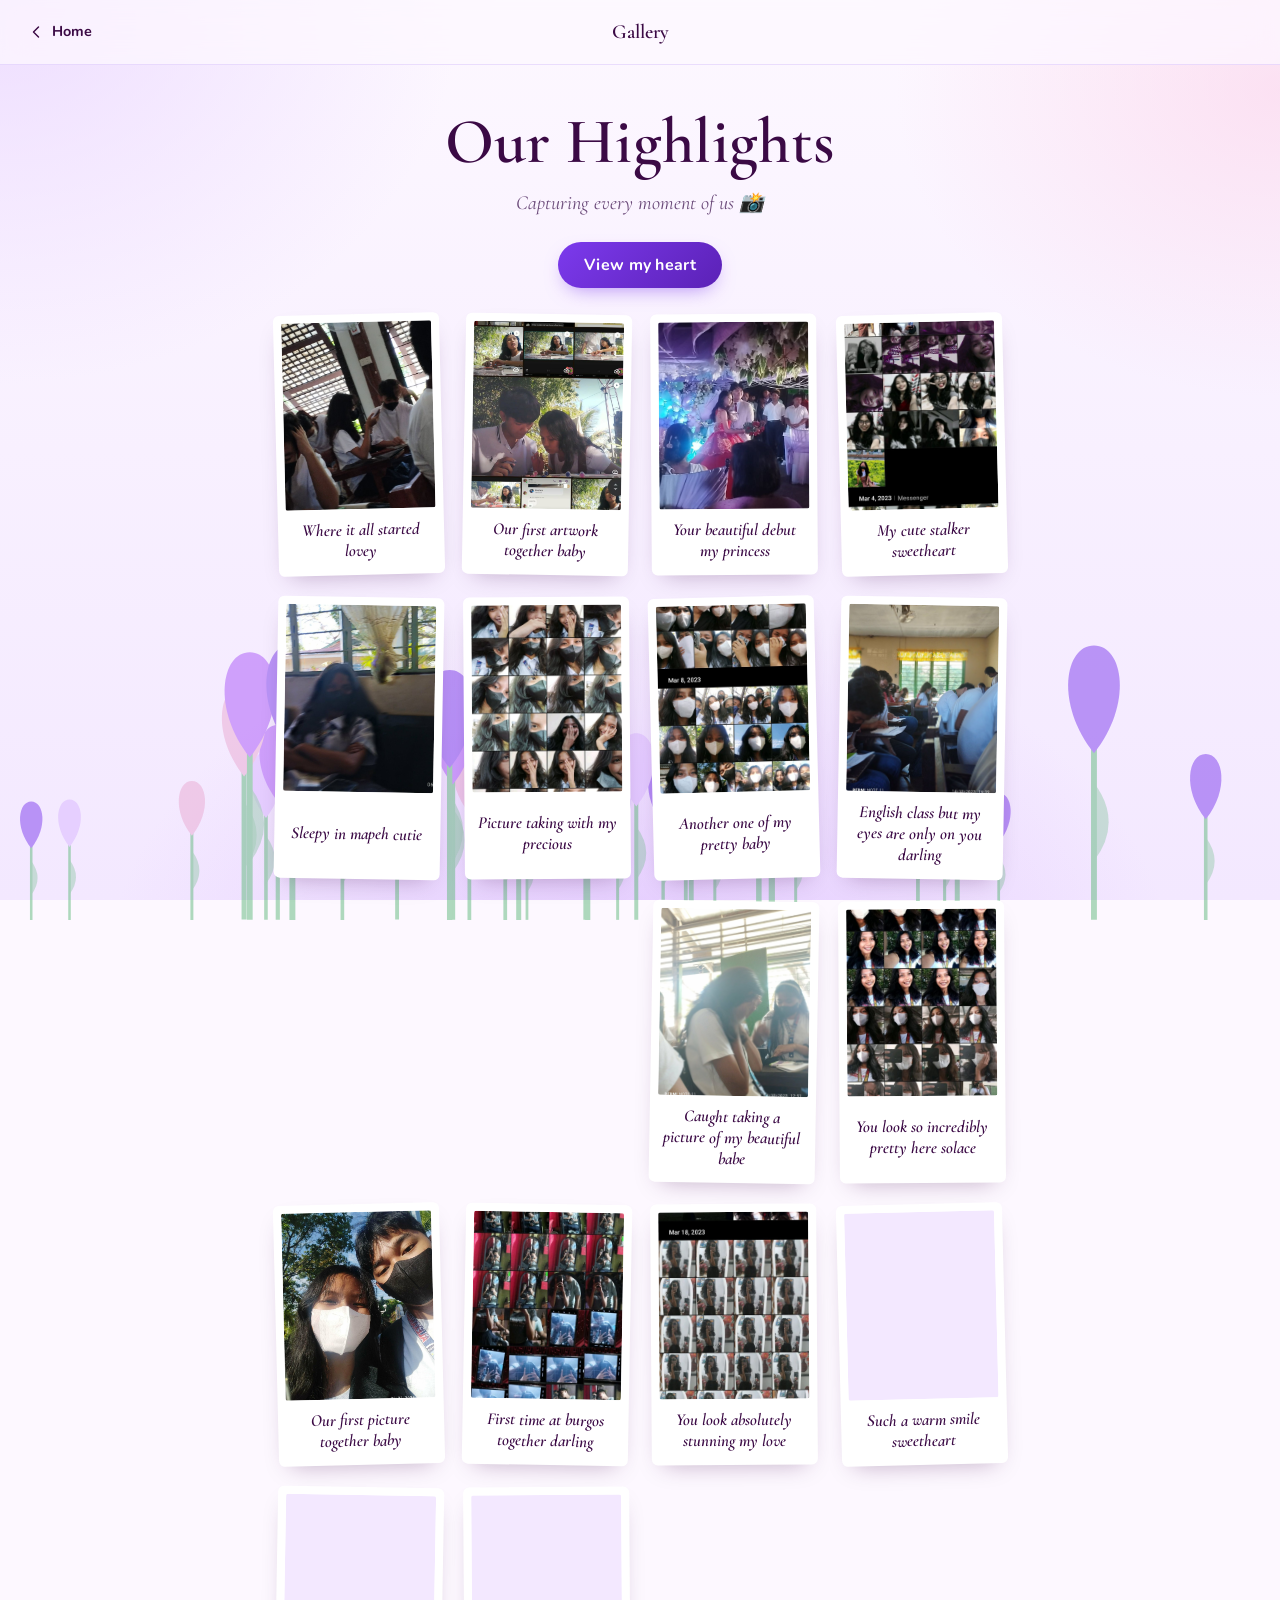
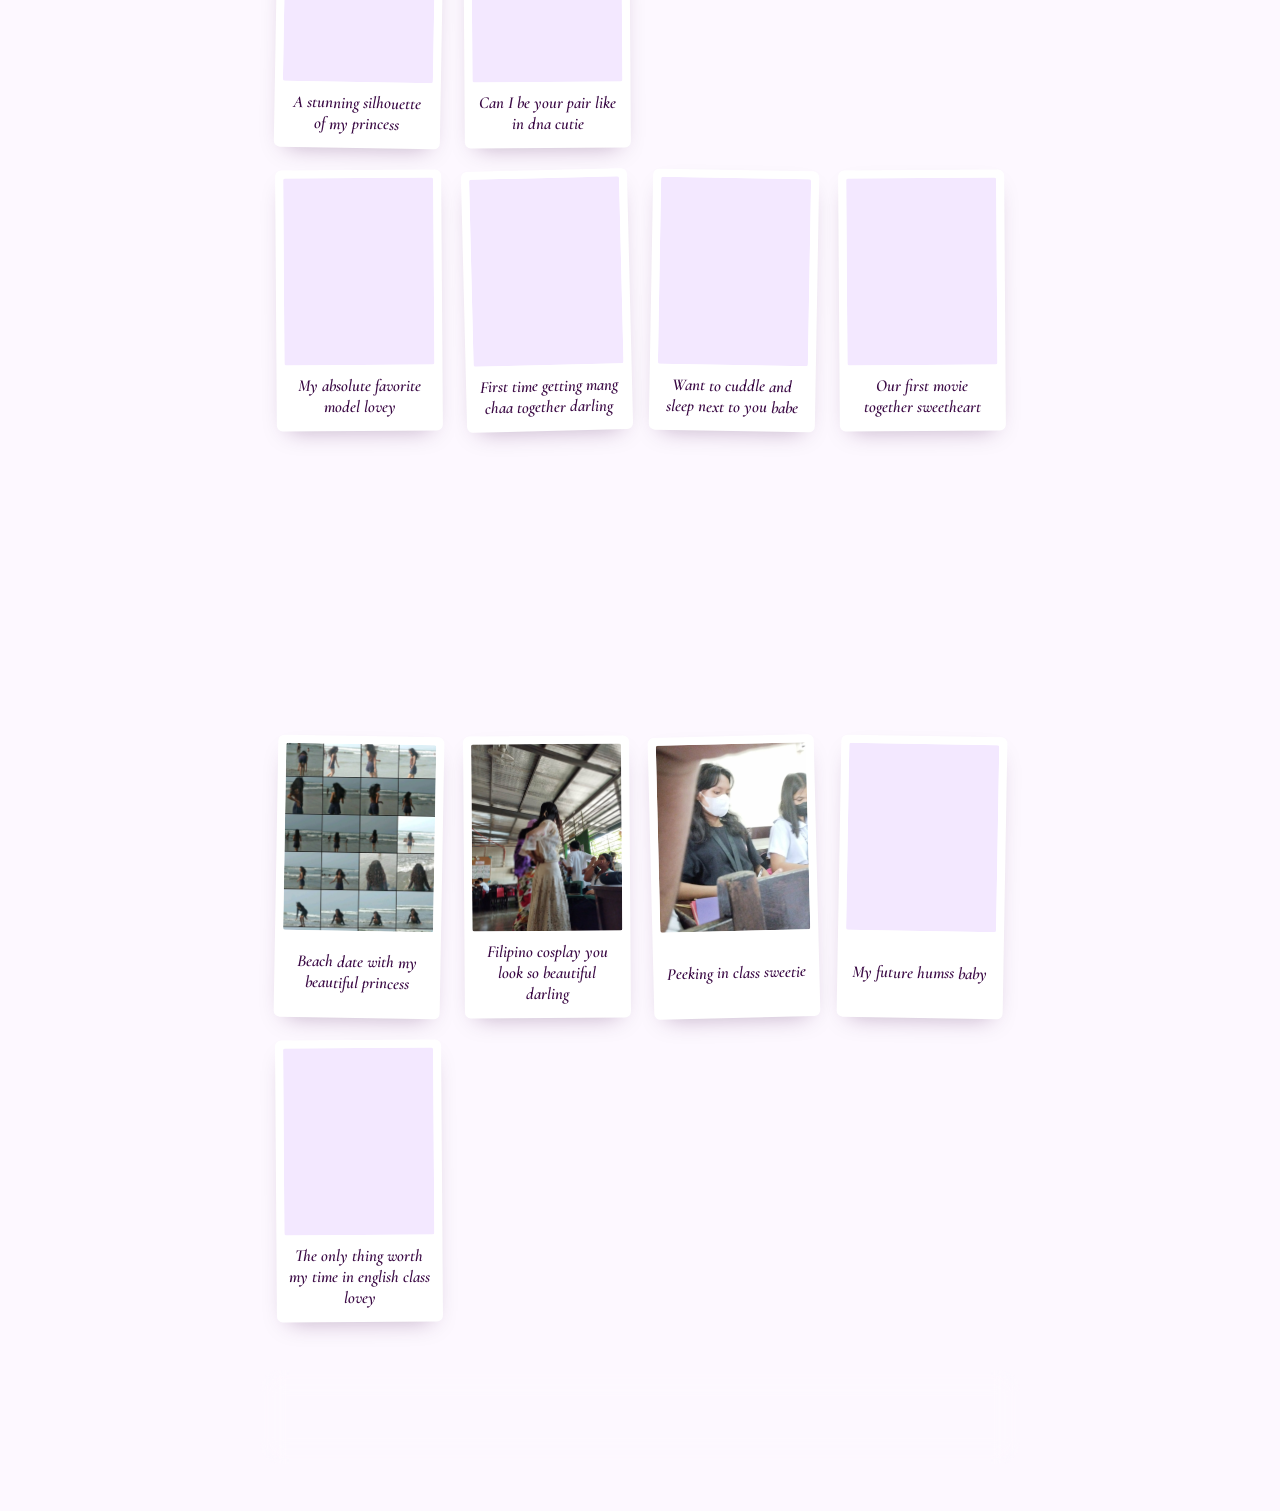
<file: gallery.html>
<!DOCTYPE html>
<html lang="en">
<head>
    <meta charset="UTF-8">
    <meta name="viewport" content="width=device-width, initial-scale=1.0, viewport-fit=cover">
    <title>Gallery | Our Purple Sanctuary</title>
    <link rel="preconnect" href="https://fonts.googleapis.com">
    <link rel="preconnect" href="https://fonts.gstatic.com" crossorigin>
    <link href="https://fonts.googleapis.com/css2?family=Cormorant+Garamond:ital,wght@0,500;0,600;0,700;1,500&family=Nunito:wght@400;600;700;800&display=swap" rel="stylesheet">
    <link rel="stylesheet" href="css/base.css">
    <link rel="stylesheet" href="css/components.css">
    <link rel="stylesheet" href="css/pages/gallery.css">
    <script src="js/common.js" defer></script>
    <script src="js/pages/gallery.js" defer></script>
</head>
<body data-page="gallery">


    <main class="container gallery-page">
        <header class="page-hero">
            <h1>Our Highlights</h1>
            <div class="subtitle">Capturing every moment of us 📸</div>
        </header>

        <div class="gallery-actions">
            <button class="btn" onclick="openPortrait()">View my heart</button>
        </div>

        <div>

            <div class="highlights-container">
                <div class="polaroid"><img src="assets/images/first.jpg" alt="" loading="lazy" decoding="async"><p>Where it all started lovey</p></div>
                <div class="polaroid"><img src="assets/images/artwork.jpg" alt="" loading="lazy" decoding="async"><p>Our first artwork together baby</p></div>
                <div class="polaroid"><img src="assets/images/debut.jpg" alt="" loading="lazy" decoding="async"><p>Your beautiful debut my princess</p></div>
                <div class="polaroid"><img src="assets/images/stalker.jpg" alt="" loading="lazy" decoding="async"><p>My cute stalker sweetheart</p></div>
                <div class="polaroid"><img src="assets/images/sleepymapeh.jpg" alt="" loading="lazy" decoding="async"><p>Sleepy in mapeh cutie</p></div>
                <div class="polaroid"><img src="assets/images/picturetaker1.jpg" alt="" loading="lazy" decoding="async"><p>Picture taking with my precious</p></div>
                <div class="polaroid"><img src="assets/images/pretty-baby.jpg" alt="" loading="lazy" decoding="async"><p>Another one of my pretty baby</p></div>
                <div class="polaroid"><img src="assets/images/candid1.jpg" alt="" loading="lazy" decoding="async"><p>English class but my eyes are only on you darling</p></div>
                <div class="polaroid"><img src="assets/images/heycutie.jpg" alt="" loading="lazy" decoding="async"><p>Hey there gorgeous princess</p></div>
                <div class="polaroid"><img src="assets/images/tiktokbaby.jpg" alt="" loading="lazy" decoding="async"><p>Tiktok with my sweetie</p></div>
                <div class="polaroid"><img src="assets/images/hule.jpg" alt="" loading="lazy" decoding="async"><p>Caught taking a picture of my beautiful babe</p></div>
                <div class="polaroid"><img src="assets/images/picturetaker2.jpg" alt="" loading="lazy" decoding="async"><p>You look so incredibly pretty here solace</p></div>
                <div class="polaroid"><img src="assets/images/bruh.jpg" alt="" loading="lazy" decoding="async"><p>Our first picture together baby</p></div>
                <div class="polaroid"><img src="assets/images/fburgos.jpg" alt="" loading="lazy" decoding="async"><p>First time at burgos together darling</p></div>
                <div class="polaroid"><img src="assets/images/sexy1.jpg" alt="" loading="lazy" decoding="async"><p>You look absolutely stunning my love</p></div>
                <div class="polaroid"><img src="assets/images/beautiful.jpg" alt="" loading="lazy" decoding="async"><p>Such a warm smile sweetheart</p></div>
                <div class="polaroid"><img src="assets/images/silhouette.jpg" alt="" loading="lazy" decoding="async"><p>A stunning silhouette of my princess</p></div>
                <div class="polaroid"><img src="assets/images/ribosome.jpg" alt="" loading="lazy" decoding="async"><p>Can I be your pair like in dna cutie</p></div>
                <div class="polaroid"><img src="assets/images/picturetaker4.jpg" alt="" loading="lazy" decoding="async"><p>Always taking pictures of my precious</p></div>
                <div class="polaroid"><img src="assets/images/sexy2.jpg" alt="" loading="lazy" decoding="async"><p>So incredibly gorgeous my sweetie</p></div>
                <div class="polaroid"><img src="assets/images/picturetaker5.jpg" alt="" loading="lazy" decoding="async"><p>My absolute favorite model lovey</p></div>
                <div class="polaroid"><img src="assets/images/mangchaa.jpg" alt="" loading="lazy" decoding="async"><p>First time getting mang chaa together darling</p></div>
                <div class="polaroid"><img src="assets/images/ayawmatulog.jpg" alt="" loading="lazy" decoding="async"><p>Want to cuddle and sleep next to you babe</p></div>
                <div class="polaroid"><img src="assets/images/firstmovie.jpg" alt="" loading="lazy" decoding="async"><p>Our first movie together sweetheart</p></div>
                <div class="polaroid"><img src="assets/images/sleepcall.jpg" alt="" loading="lazy" decoding="async"><p>Peaceful sleep calls with my solace</p></div>
                <div class="polaroid"><img src="assets/images/focus.jpg" alt="" loading="lazy" decoding="async"><p>My only focus is you precious</p></div>
                <div class="polaroid"><img src="assets/images/firstfiesta.jpg" alt="" loading="lazy" decoding="async"><p>Our first fiesta together baby</p></div>
                <div class="polaroid"><img src="assets/images/milktea.jpg" alt="" loading="lazy" decoding="async"><p>Our favorite milk tea place cutie</p></div>
                <div class="polaroid"><img src="assets/images/beach.jpg" alt="" loading="lazy" decoding="async"><p>Beach date with my beautiful princess</p></div>
                <div class="polaroid"><img src="assets/images/filipino.jpg" alt="" loading="lazy" decoding="async"><p>Filipino cosplay you look so beautiful darling</p></div>
                <div class="polaroid"><img src="assets/images/silip.jpg" alt="" loading="lazy" decoding="async"><p>Peeking in class sweetie</p></div>
                <div class="polaroid"><img src="assets/images/humss.jpg" alt="" loading="lazy" decoding="async"><p>My future humss baby</p></div>
                <div class="polaroid"><img src="assets/images/worth.jpg" alt="" loading="lazy" decoding="async"><p>The only thing worth my time in english class lovey</p></div>
            </div>
        </div>
    </main>

    <div class="viewer" id="viewer" role="dialog" aria-modal="true" aria-label="Photo viewer">
        <button class="viewer__btn viewer__close" onclick="closeViewer()" aria-label="Close">✕</button>
        <button class="viewer__btn viewer__prev" onclick="stepViewer(-1)" aria-label="Previous photo">❮</button>
        <img id="viewer-img" alt="">
        <p class="viewer__caption" id="viewer-caption"></p>
        <span class="viewer__count" id="viewer-count"></span>
        <button class="viewer__btn viewer__next" onclick="stepViewer(1)" aria-label="Next photo">❯</button>
    </div>

    <div id="portrait-overlay">
        <button class="close-btn" onclick="closePortrait()" aria-label="Close">✕</button>
        <div class="portrait-container" id="text-portrait"></div>
        <p class="portrait-hint">Zoom out if you cannot see the face lovey</p>
    </div>

    <div id="tulip-garden" class="garden-container" aria-hidden="true"></div>

</body>
</html>
</file>
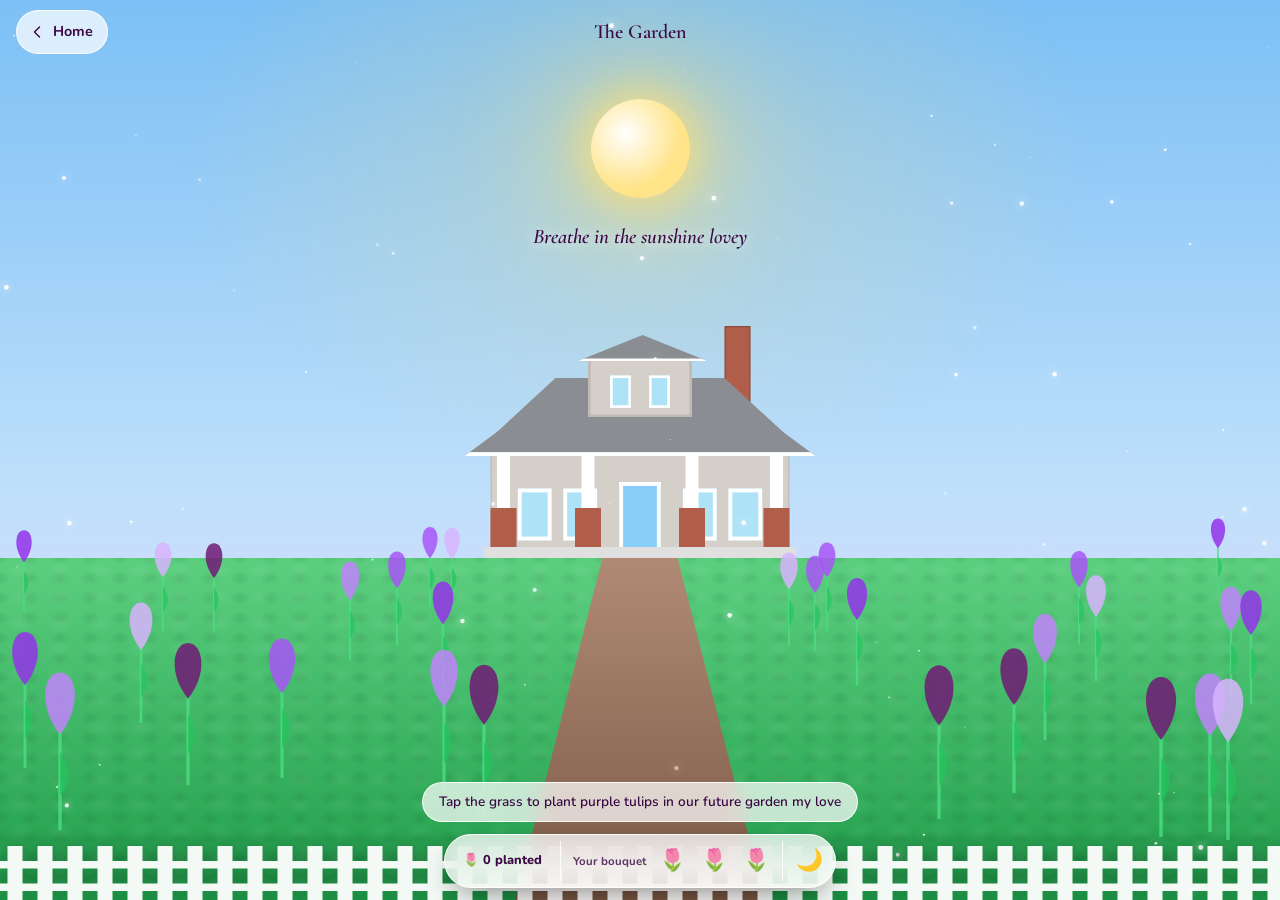
<file: garden.html>
<!DOCTYPE html>
<html lang="en">
<head>
    <meta charset="UTF-8">
    <meta name="viewport" content="width=device-width, initial-scale=1.0, viewport-fit=cover">
    <title>The Garden | Purple Sanctuary</title>
    <link rel="preconnect" href="https://fonts.googleapis.com">
    <link rel="preconnect" href="https://fonts.gstatic.com" crossorigin>
    <link href="https://fonts.googleapis.com/css2?family=Cormorant+Garamond:ital,wght@0,500;0,600;0,700;1,500&family=Nunito:wght@400;600;700;800&display=swap" rel="stylesheet">
    <link rel="stylesheet" href="css/base.css">
    <link rel="stylesheet" href="css/components.css">
    <link rel="stylesheet" href="css/pages/garden.css">
    <script src="js/common.js" defer></script>
    <script src="js/pages/garden.js" defer></script>
</head>
<body data-page="garden" data-no-next>

    <div class="scene" id="scene">
        <!-- Sky: stars, fireflies / sun motes -->
        <div class="sky-glow" aria-hidden="true"></div>
        <canvas id="particles" aria-hidden="true"></canvas>

        <!-- Breathing moon / sun -->
        <div class="celestial-container">
            <div class="celestial-orb" id="orb" aria-hidden="true"></div>
            <div class="orb-text" id="breatheText" aria-live="polite">Breathe in lovey</div>
        </div>

        <!-- Our future house -->
        <div class="house-wrapper" aria-hidden="true">
            <div class="chimney"></div>
            <div class="main-roof"></div>
            <div class="dormer">
                <div class="dormer-roof"></div>
                <div class="dormer-win left"></div>
                <div class="dormer-win right"></div>
            </div>
            <div class="house-body">
                <div class="main-win w1"></div>
                <div class="main-win w2"></div>
                <div class="door"></div>
                <div class="main-win w3"></div>
                <div class="main-win w4"></div>
            </div>
            <div class="porch-roof"></div>
            <div class="column col1"><div class="col-top"></div><div class="col-base"></div></div>
            <div class="column col2"><div class="col-top"></div><div class="col-base"></div></div>
            <div class="column col3"><div class="col-top"></div><div class="col-base"></div></div>
            <div class="column col4"><div class="col-top"></div><div class="col-base"></div></div>
            <div class="porch-base"></div>
            <div class="stairs"></div>
        </div>

        <!-- The lawn she plants on -->
        <div class="garden-landscape" id="garden-zone" role="button" aria-label="Tap the grass to plant a tulip">
            <div class="grass-texture"></div>
            <div class="garden-path" id="garden-path"></div>
            <div class="tulip-bed" id="tulip-bed"></div>
        </div>

        <div class="picket-fence" aria-hidden="true"></div>
        <div class="thought-layer" id="thought-layer" aria-hidden="true"></div>
    </div>

    <!-- Hint (fades away after her first tulip) -->
    <div class="helper-text" id="helper-text">Tap the grass to plant purple tulips in our future garden my love</div>

    <!-- Bottom controls -->
    <div class="dock" role="toolbar" aria-label="Garden">
        <div class="dock__count" id="tulip-count" aria-live="polite">0 planted</div>
        <div class="dock__notes">
            <span class="dock__label">Your bouquet</span>
            <button class="bouquet-tulip" onclick="openNote(0)" aria-label="Open note 1">🌷</button>
            <button class="bouquet-tulip" onclick="openNote(1)" aria-label="Open note 2">🌷</button>
            <button class="bouquet-tulip" onclick="openNote(2)" aria-label="Open note 3">🌷</button>
        </div>
        <button class="dock__btn" id="mode-btn" onclick="toggleMode()" aria-label="Switch day or night">🌙</button>
    </div>

    <div class="modal-overlay" id="noteModal" onclick="closeNote()">
        <div class="modal-content" onclick="event.stopPropagation()">
            <button class="close-btn" onclick="closeNote()" aria-label="Close">✕</button>
            <div id="note-body"></div>
            <a class="note-link" href="bouquet.html">See your whole bouquet →</a>
        </div>
    </div>

</body>
</html>
</file>
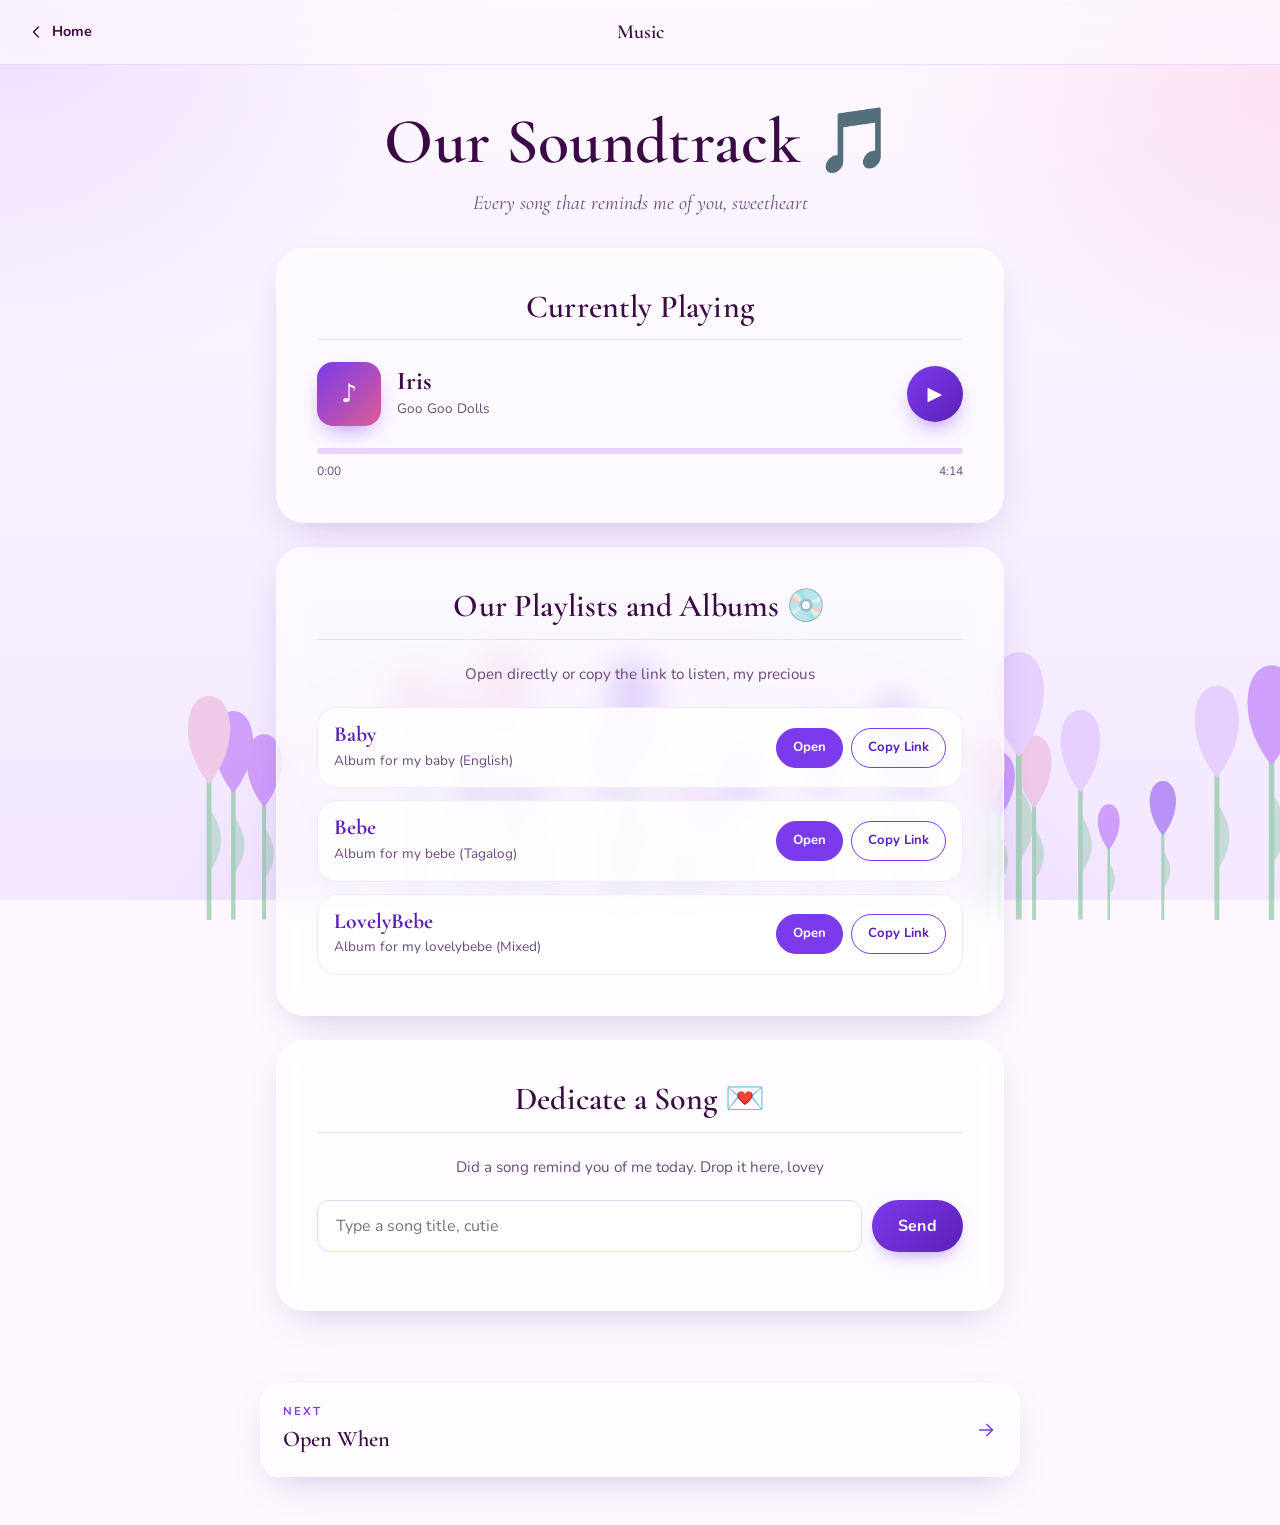
<file: music.html>
<!DOCTYPE html>
<html lang="en">
<head>
    <meta charset="UTF-8">
    <meta name="viewport" content="width=device-width, initial-scale=1.0, viewport-fit=cover">
    <title>Music | Purple Sanctuary</title>
    <link rel="preconnect" href="https://fonts.googleapis.com">
    <link rel="preconnect" href="https://fonts.gstatic.com" crossorigin>
    <link href="https://fonts.googleapis.com/css2?family=Cormorant+Garamond:ital,wght@0,500;0,600;0,700;1,500&family=Nunito:wght@400;600;700;800&display=swap" rel="stylesheet">
    <link rel="stylesheet" href="css/base.css">
    <link rel="stylesheet" href="css/components.css">
    <link rel="stylesheet" href="css/pages/music.css">
    <script src="js/common.js" defer></script>
    <script src="js/pages/music.js" defer></script>
</head>
<body data-page="music">


    <main class="container">
        <header class="page-hero">
            <h1>Our Soundtrack 🎵</h1>
            <div class="subtitle">Every song that reminds me of you, sweetheart</div>
        </header>

        <div class="glass-card">
            <h2>Currently Playing</h2>
            <div class="player" id="player">
                <div class="player__art" aria-hidden="true">♪</div>
                <div class="player__info">
                    <strong class="player__title">Iris</strong>
                    <span class="player__artist">Goo Goo Dolls</span>
                </div>
                <button class="play-btn" onclick="togglePlay()" id="playBtn" aria-label="Play">▶</button>
            </div>
            <div class="seek" id="seek" aria-label="Song position">
                <div id="progress" class="progress-fill"></div>
            </div>
            <div class="times"><span id="time-now">0:00</span><span id="time-total">0:00</span></div>
            <audio id="myAudio" preload="metadata">
                <source src="assets/audio/iris.mp3" type="audio/mpeg">
            </audio>
        </div>

        <div class="glass-card">
            <h2>Our Playlists and Albums 💿</h2>
            <p class="card-lead">Open directly or copy the link to listen, my precious</p>
            
            <div class="album-list">
                
                <div class="album-item">
                    <div class="album-info">
                        <strong>Baby</strong>
                        <span>Album for my baby (English)</span>
                    </div>
                    <div class="action-buttons">
                        <a href="https://open.spotify.com/playlist/75WU6V2QgAlxJkpeuNH4xo?si=f9a1zV6OScGsMqrjPiKrHg" target="_blank" rel="noopener" class="action-btn">Open</a>
                        <button onclick="copyToClipboard('https://open.spotify.com/playlist/75WU6V2QgAlxJkpeuNH4xo?si=f9a1zV6OScGsMqrjPiKrHg', this)" class="action-btn btn-outline">Copy Link</button>
                    </div>
                </div>

                <div class="album-item">
                    <div class="album-info">
                        <strong>Bebe</strong>
                        <span>Album for my bebe (Tagalog)</span>
                    </div>
                    <div class="action-buttons">
                        <a href="https://open.spotify.com/playlist/7sNmjS4fyzqSAgQ2RPPLol?si=UEdHHUzcS5OCQAUPzu52xw" target="_blank" rel="noopener" class="action-btn">Open</a>
                        <button onclick="copyToClipboard('https://open.spotify.com/playlist/7sNmjS4fyzqSAgQ2RPPLol?si=UEdHHUzcS5OCQAUPzu52xw', this)" class="action-btn btn-outline">Copy Link</button>
                    </div>
                </div>

                <div class="album-item">
                    <div class="album-info">
                        <strong>LovelyBebe</strong>
                        <span>Album for my lovelybebe (Mixed)</span>
                    </div>
                    <div class="action-buttons">
                        <a href="https://open.spotify.com/playlist/2wUQVCOvIBqvUElyz5D4El?si=KEZ_ZTVCThCQYU2-dnCrOQ" target="_blank" rel="noopener" class="action-btn">Open</a>
                        <button onclick="copyToClipboard('https://open.spotify.com/playlist/2wUQVCOvIBqvUElyz5D4El?si=KEZ_ZTVCThCQYU2-dnCrOQ', this)" class="action-btn btn-outline">Copy Link</button>
                    </div>
                </div>

            </div>
        </div>

        <div class="glass-card">
            <h2>Dedicate a Song 💌</h2>
            <p class="card-lead">Did a song remind you of me today. Drop it here, lovey</p>
            
            <form class="dedicate-container" onsubmit="dedicateSong(); return false;">
                <input type="text" id="songInput" class="input" placeholder="Type a song title, cutie" aria-label="Song title">
                <button class="btn" type="submit">Send</button>
            </form>

            <div id="dedicated-list" class="album-list"></div>
        </div>
    </main>

    <div id="tulip-garden" class="garden-container" aria-hidden="true"></div>

</body>
</html>
</file>
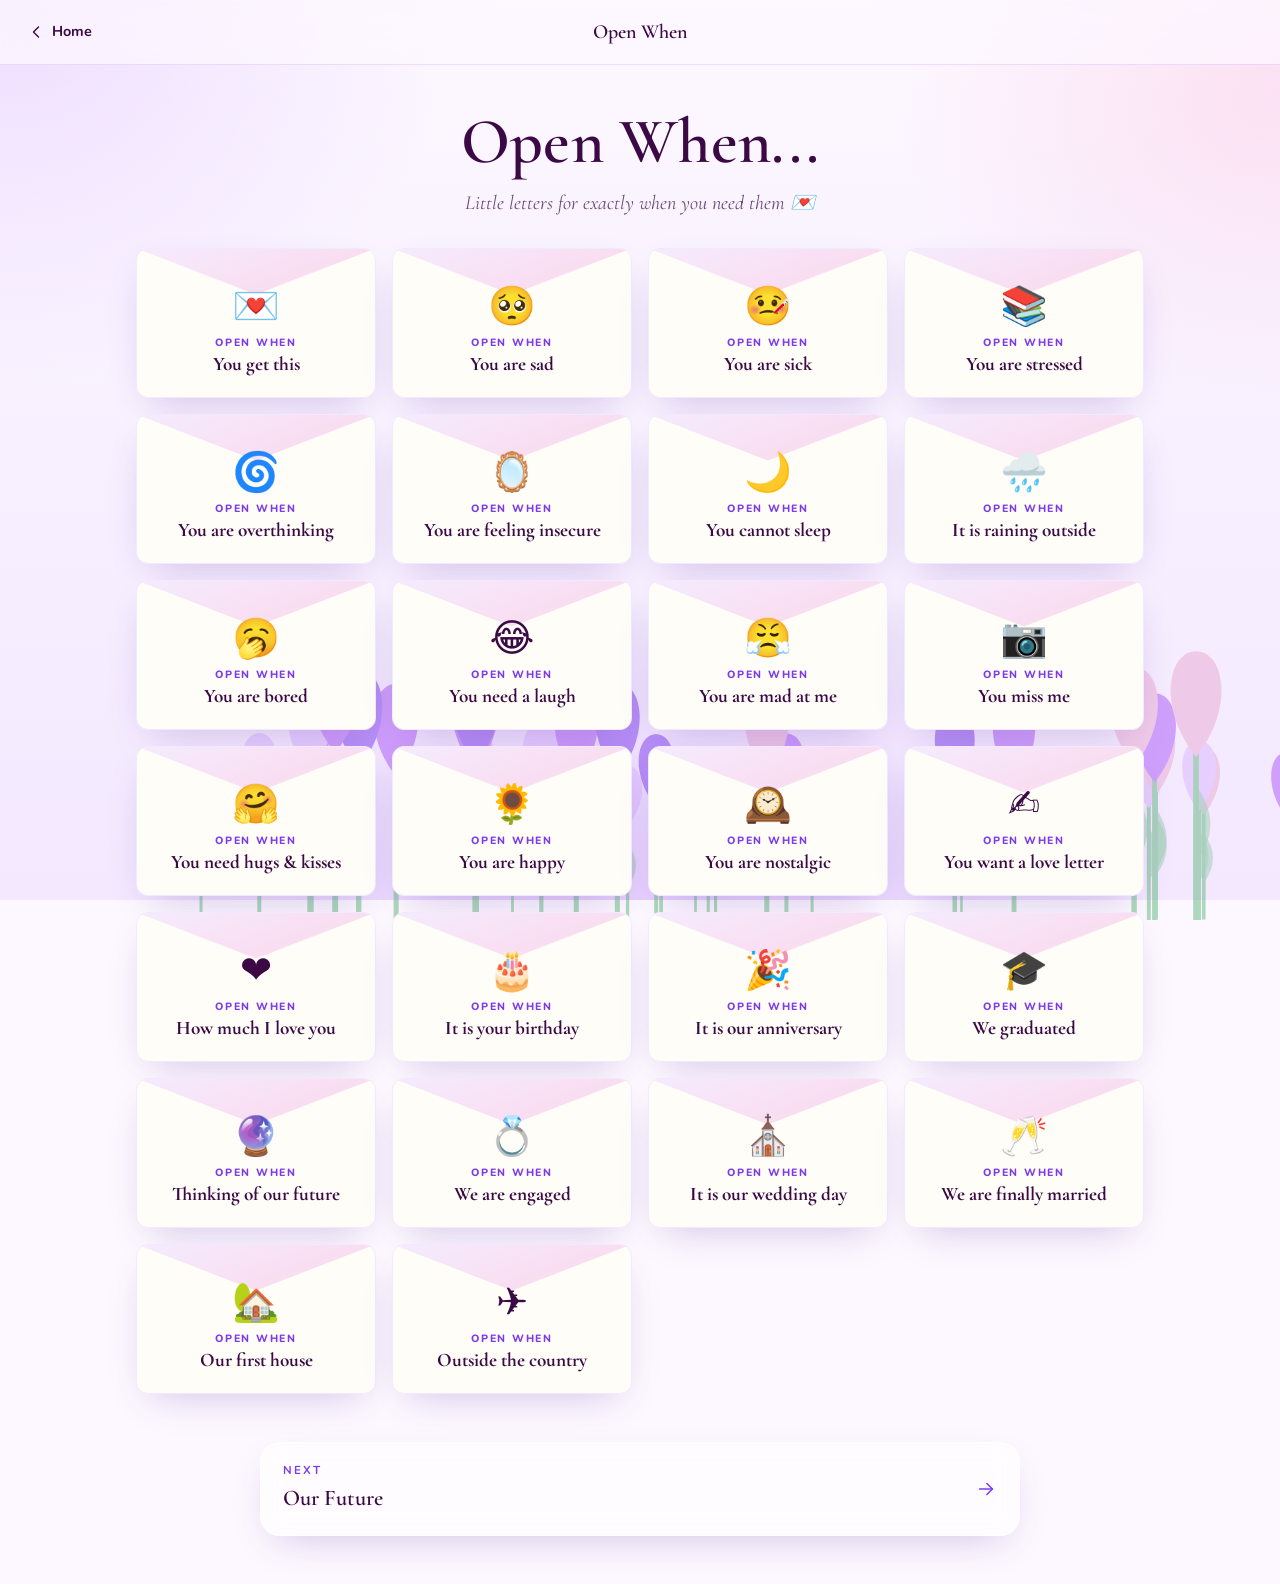
<file: open-when.html>
<!DOCTYPE html>
<html lang="en">
<head>
    <meta charset="UTF-8">
    <meta name="viewport" content="width=device-width, initial-scale=1.0, viewport-fit=cover">
    <title>Open When | Purple Sanctuary</title>
    <link rel="preconnect" href="https://fonts.googleapis.com">
    <link rel="preconnect" href="https://fonts.gstatic.com" crossorigin>
    <link href="https://fonts.googleapis.com/css2?family=Cormorant+Garamond:ital,wght@0,500;0,600;0,700;1,500&family=Nunito:wght@400;600;700;800&display=swap" rel="stylesheet">
    <link rel="stylesheet" href="css/base.css">
    <link rel="stylesheet" href="css/components.css">
    <link rel="stylesheet" href="css/pages/open-when.css">
    <script src="js/common.js" defer></script>
    <script src="js/pages/open-when.js" defer></script>
</head>
<body data-page="open-when">


    <main class="container wide">
        <header class="page-hero">
            <h1>Open When...</h1>
            <div class="subtitle">Little letters for exactly when you need them 💌</div>
        </header>

        <div class="envelope-grid">
            <div class="envelope-card" role="button" tabindex="0" onclick="openLetter('getthis')"><span class="envelope-icon">💌</span><div class="envelope-title">You get this</div></div>
            <div class="envelope-card" role="button" tabindex="0" onclick="openLetter('sad')"><span class="envelope-icon">🥺</span><div class="envelope-title">You are sad</div></div>
            <div class="envelope-card" role="button" tabindex="0" onclick="openLetter('sick')"><span class="envelope-icon">🤒</span><div class="envelope-title">You are sick</div></div>
            <div class="envelope-card" role="button" tabindex="0" onclick="openLetter('stressed')"><span class="envelope-icon">📚</span><div class="envelope-title">You are stressed</div></div>
            <div class="envelope-card" role="button" tabindex="0" onclick="openLetter('overthinking')"><span class="envelope-icon">🌀</span><div class="envelope-title">You are overthinking</div></div>
            <div class="envelope-card" role="button" tabindex="0" onclick="openLetter('insecure')"><span class="envelope-icon">🪞</span><div class="envelope-title">You are feeling insecure</div></div>
            <div class="envelope-card" role="button" tabindex="0" onclick="openLetter('nosleep')"><span class="envelope-icon">🌙</span><div class="envelope-title">You cannot sleep</div></div>
            <div class="envelope-card" role="button" tabindex="0" onclick="openLetter('raining')"><span class="envelope-icon">🌧️</span><div class="envelope-title">It is raining outside</div></div>
            <div class="envelope-card" role="button" tabindex="0" onclick="openLetter('bored')"><span class="envelope-icon">🥱</span><div class="envelope-title">You are bored</div></div>
            <div class="envelope-card" role="button" tabindex="0" onclick="openLetter('laugh')"><span class="envelope-icon">😂</span><div class="envelope-title">You need a laugh</div></div>
            <div class="envelope-card" role="button" tabindex="0" onclick="openLetter('mad')"><span class="envelope-icon">😤</span><div class="envelope-title">You are mad at me</div></div>
            <div class="envelope-card" role="button" tabindex="0" onclick="openLetter('missme')"><span class="envelope-icon">📷</span><div class="envelope-title">You miss me</div></div>
            <div class="envelope-card" role="button" tabindex="0" onclick="openLetter('hugskisses')"><span class="envelope-icon">🤗</span><div class="envelope-title">You need hugs & kisses</div></div>
            <div class="envelope-card" role="button" tabindex="0" onclick="openLetter('happy')"><span class="envelope-icon">🌻</span><div class="envelope-title">You are happy</div></div>
            <div class="envelope-card" role="button" tabindex="0" onclick="openLetter('nostalgic')"><span class="envelope-icon">🕰️</span><div class="envelope-title">You are nostalgic</div></div>
            <div class="envelope-card" role="button" tabindex="0" onclick="openLetter('loveletter')"><span class="envelope-icon">✍️</span><div class="envelope-title">You want a love letter</div></div>
            <div class="envelope-card" role="button" tabindex="0" onclick="openLetter('loveyou')"><span class="envelope-icon">❤️</span><div class="envelope-title">How much I love you</div></div>
            <div class="envelope-card" role="button" tabindex="0" onclick="openLetter('birthday')"><span class="envelope-icon">🎂</span><div class="envelope-title">It is your birthday</div></div>
            <div class="envelope-card" role="button" tabindex="0" onclick="openLetter('anniversary')"><span class="envelope-icon">🎉</span><div class="envelope-title">It is our anniversary</div></div>
            <div class="envelope-card" role="button" tabindex="0" onclick="openLetter('graduated')"><span class="envelope-icon">🎓</span><div class="envelope-title">We graduated</div></div>
            <div class="envelope-card" role="button" tabindex="0" onclick="openLetter('future')"><span class="envelope-icon">🔮</span><div class="envelope-title">Thinking of our future</div></div>
            <div class="envelope-card" role="button" tabindex="0" onclick="openLetter('engaged')"><span class="envelope-icon">💍</span><div class="envelope-title">We are engaged</div></div>
            <div class="envelope-card" role="button" tabindex="0" onclick="openLetter('weddingday')"><span class="envelope-icon">⛪</span><div class="envelope-title">It is our wedding day</div></div>
            <div class="envelope-card" role="button" tabindex="0" onclick="openLetter('married')"><span class="envelope-icon">🥂</span><div class="envelope-title">We are finally married</div></div>
            <div class="envelope-card" role="button" tabindex="0" onclick="openLetter('house')"><span class="envelope-icon">🏡</span><div class="envelope-title">Our first house</div></div>
            <div class="envelope-card" role="button" tabindex="0" onclick="openLetter('travel')"><span class="envelope-icon">✈️</span><div class="envelope-title">Outside the country</div></div>
        </div>
    </main>

    <div class="modal-overlay" id="letterModal" onclick="closeLetter(event)">
        <div class="modal-content" id="modal-box" onclick="event.stopPropagation()">
            <div id="rain-container"></div>
            <button class="close-btn" onclick="closeLetter(event)" aria-label="Close letter">✕</button>
            <div id="modal-body" class="letter-text"></div>
        </div>
    </div>

    <div id="tulip-garden" class="garden-container" aria-hidden="true"></div>

</body>
</html>
</file>
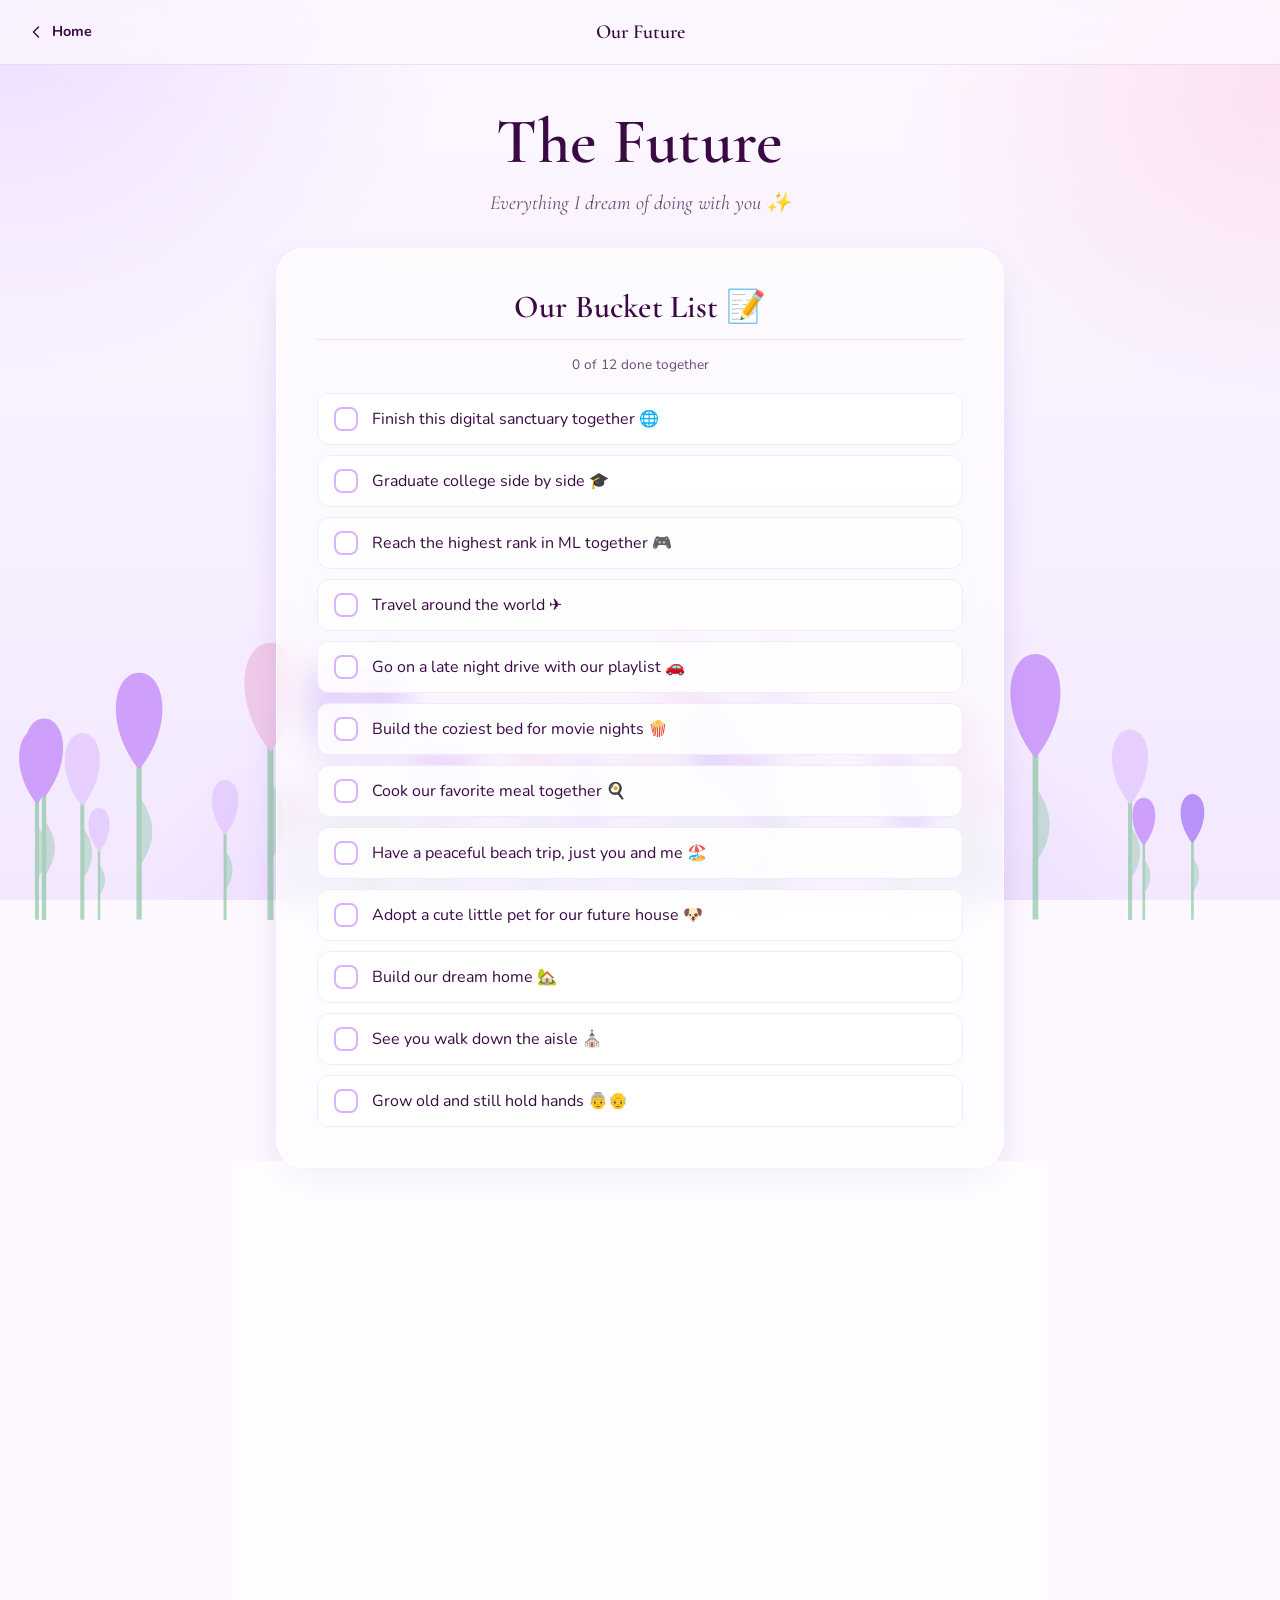
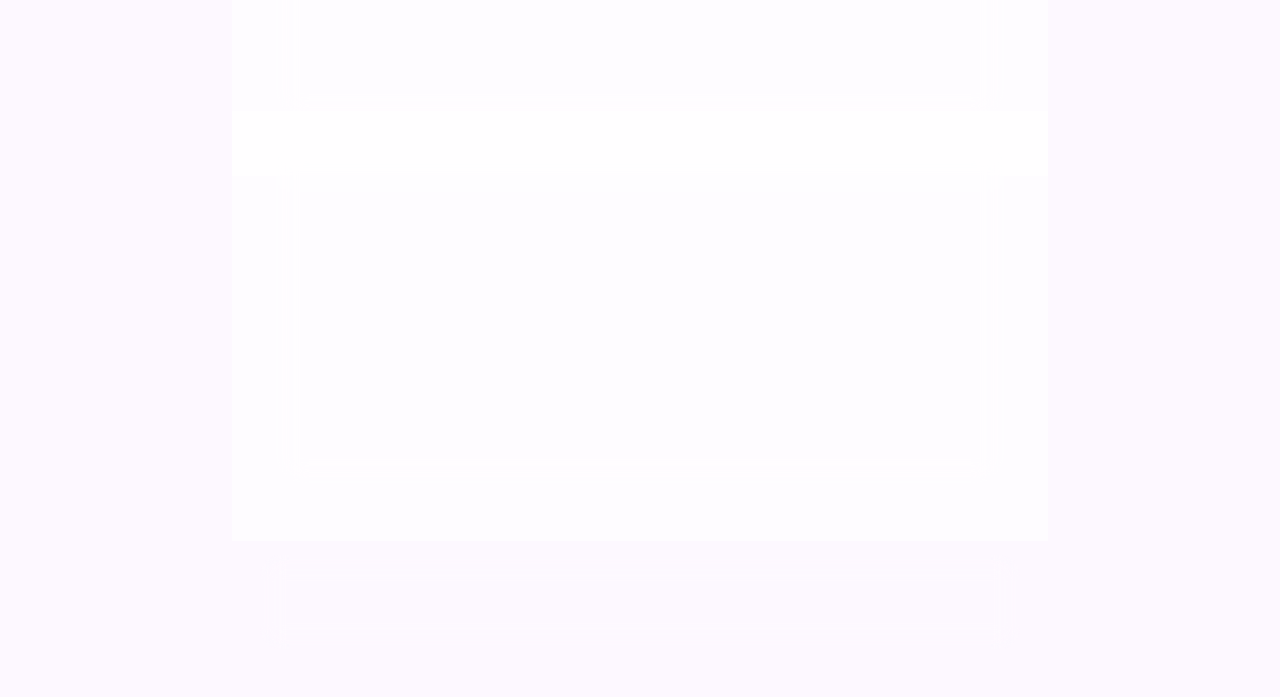
<file: plans.html>
<!DOCTYPE html>
<html lang="en">
<head>
    <meta charset="UTF-8">
    <meta name="viewport" content="width=device-width, initial-scale=1.0, viewport-fit=cover">
    <title>Our Future | Purple Sanctuary</title>
    <link rel="preconnect" href="https://fonts.googleapis.com">
    <link rel="preconnect" href="https://fonts.gstatic.com" crossorigin>
    <link href="https://fonts.googleapis.com/css2?family=Cormorant+Garamond:ital,wght@0,500;0,600;0,700;1,500&family=Nunito:wght@400;600;700;800&display=swap" rel="stylesheet">
    <link rel="stylesheet" href="css/base.css">
    <link rel="stylesheet" href="css/components.css">
    <link rel="stylesheet" href="css/pages/plans.css">
    <script src="js/common.js" defer></script>
    <script src="js/pages/plans.js" defer></script>
</head>
<body data-page="plans">


    <main class="container">
        <header class="page-hero">
            <h1>The Future</h1>
            <div class="subtitle">Everything I dream of doing with you ✨</div>
        </header>

        <div class="glass-card">
            <h2>Our Bucket List 📝</h2>
            <p class="bucket-progress" id="bucket-progress"></p>
            <ul class="bucket-list">
                <li><label class="bucket-item">
                    <input type="checkbox" onchange="toggleCheck(this)"> <span class="bucket-text">Finish this digital sanctuary together 🌐</span>
                </label></li>
                <li><label class="bucket-item">
                    <input type="checkbox" onchange="toggleCheck(this)"> <span class="bucket-text">Graduate college side by side 🎓</span>
                </label></li>
                <li><label class="bucket-item">
                    <input type="checkbox" onchange="toggleCheck(this)"> <span class="bucket-text">Reach the highest rank in ML together 🎮</span>
                </label></li>
                <li><label class="bucket-item">
                    <input type="checkbox" onchange="toggleCheck(this)"> <span class="bucket-text">Travel around the world ✈️</span>
                </label></li>
                <li><label class="bucket-item">
                    <input type="checkbox" onchange="toggleCheck(this)"> <span class="bucket-text">Go on a late night drive with our playlist 🚗</span>
                </label></li>
                <li><label class="bucket-item">
                    <input type="checkbox" onchange="toggleCheck(this)"> <span class="bucket-text">Build the coziest bed for movie nights 🍿</span>
                </label></li>
                <li><label class="bucket-item">
                    <input type="checkbox" onchange="toggleCheck(this)"> <span class="bucket-text">Cook our favorite meal together 🍳</span>
                </label></li>
                <li><label class="bucket-item">
                    <input type="checkbox" onchange="toggleCheck(this)"> <span class="bucket-text">Have a peaceful beach trip, just you and me 🏖️</span>
                </label></li>
                <li><label class="bucket-item">
                    <input type="checkbox" onchange="toggleCheck(this)"> <span class="bucket-text">Adopt a cute little pet for our future house 🐶</span>
                </label></li>
                <li><label class="bucket-item">
                    <input type="checkbox" onchange="toggleCheck(this)"> <span class="bucket-text">Build our dream home 🏡</span>
                </label></li>
                <li><label class="bucket-item">
                    <input type="checkbox" onchange="toggleCheck(this)"> <span class="bucket-text">See you walk down the aisle ⛪</span>
                </label></li>
                <li><label class="bucket-item">
                    <input type="checkbox" onchange="toggleCheck(this)"> <span class="bucket-text">Grow old and still hold hands 👵👴</span>
                </label></li>
            </ul>
        </div>

        <div class="glass-card">
            <h2>Our Future Home 🏡</h2>
            <p class="card-lead">Our beautiful home lovey. I used a bungalow design as inspiration, I hope it suits your taste baby.</p>
            
            <div class="css-house-scene">
                <div class="night-overlay"></div>
                <div class="sun"></div>
                
                <div class="house-wrapper">
                    <div class="chimney"></div>
                    
                    <div class="main-roof"></div>
                    
                    <div class="dormer">
                        <div class="dormer-roof"></div>
                        <div class="dormer-win left"></div>
                        <div class="dormer-win right"></div>
                    </div>
                    
                    <div class="house-body">
                        <div class="main-win w1"></div>
                        <div class="main-win w2"></div>
                        <div class="door"></div>
                        <div class="main-win w3"></div>
                        <div class="main-win w4"></div>
                    </div>
                    
                    <div class="porch-roof"></div>
                    
                    <div class="column col1"><div class="col-top"></div><div class="col-base"></div></div>
                    <div class="column col2"><div class="col-top"></div><div class="col-base"></div></div>
                    <div class="column col3"><div class="col-top"></div><div class="col-base"></div></div>
                    <div class="column col4"><div class="col-top"></div><div class="col-base"></div></div>
                    
                    <div class="porch-base"></div>
                    <div class="stairs"></div>
                </div>

                <div class="ground">
                    <div class="path"></div>
                    <div class="bush b1"></div>
                    <div class="bush b2"></div>
                    <div class="bush b3"></div>
                    <div class="bush b4"></div>
                    
                    <div class="lamppost">
                        <div class="lamp-top"></div>
                        <div class="lamp-head"></div>
                    </div>
                </div>
            </div>
        </div>

        <div class="glass-card">
            <h2>The Date Decider 🎲</h2>
            <p>Cannot decide. Let fate choose for us lovey.</p>
            <button class="btn" id="spin-btn" onclick="spinWheel()">Spin the wheel</button>
            <div id="decider-result">Ready for a date</div>
        </div>
    </main>

    <div id="tulip-garden" class="garden-container" aria-hidden="true"></div>

</body>
</html>
</file>
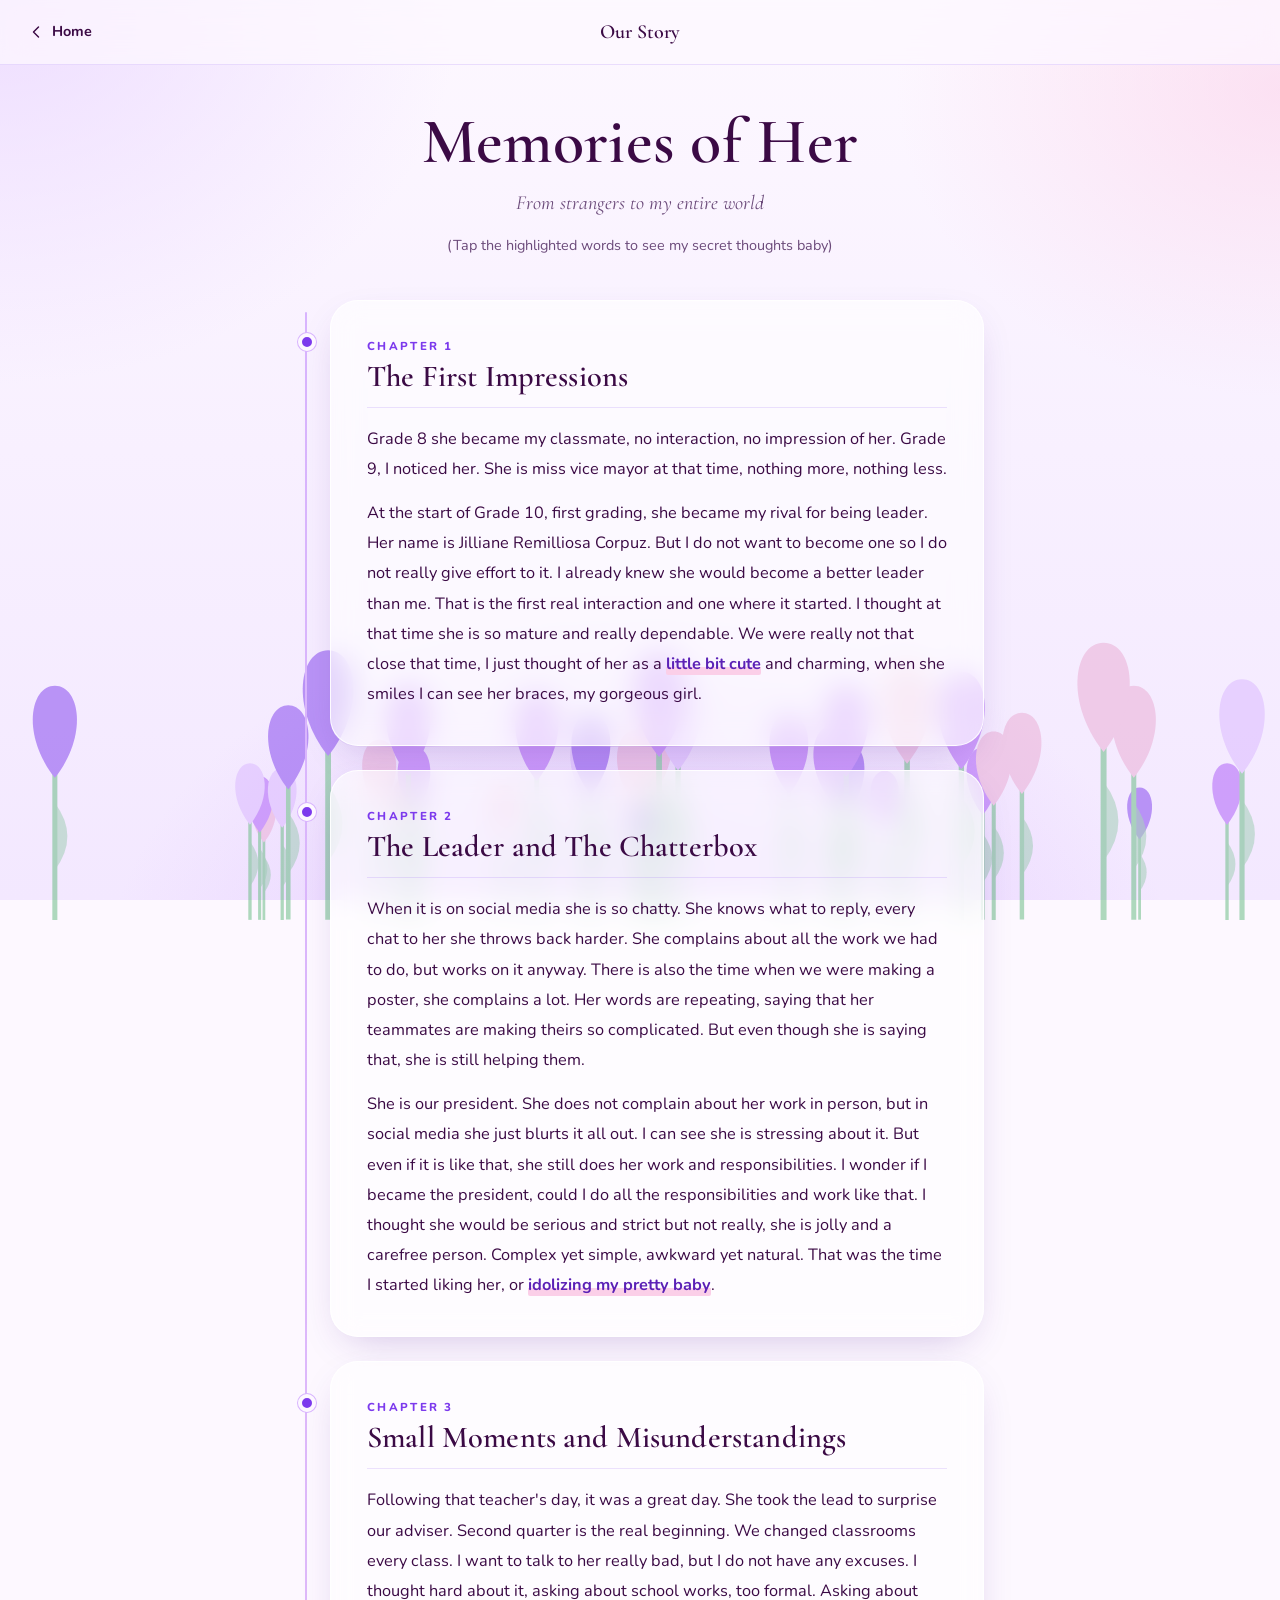
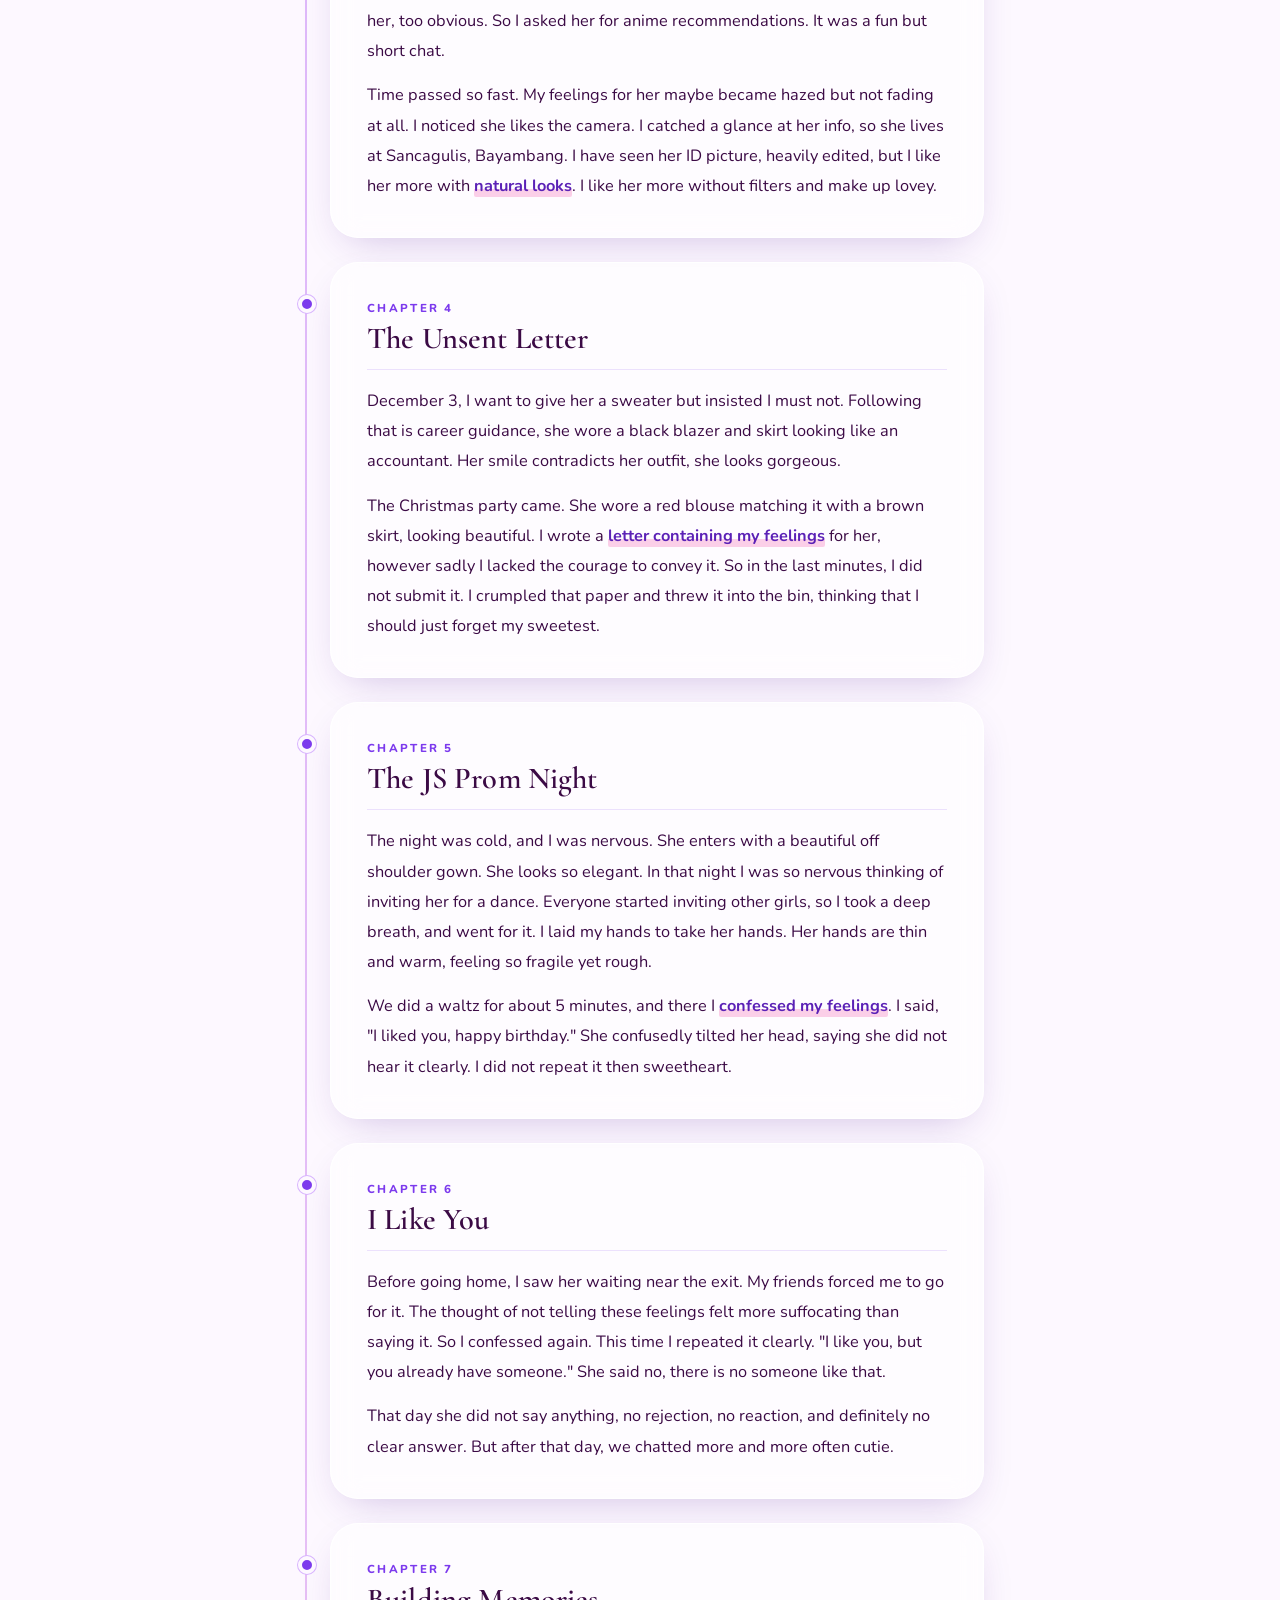
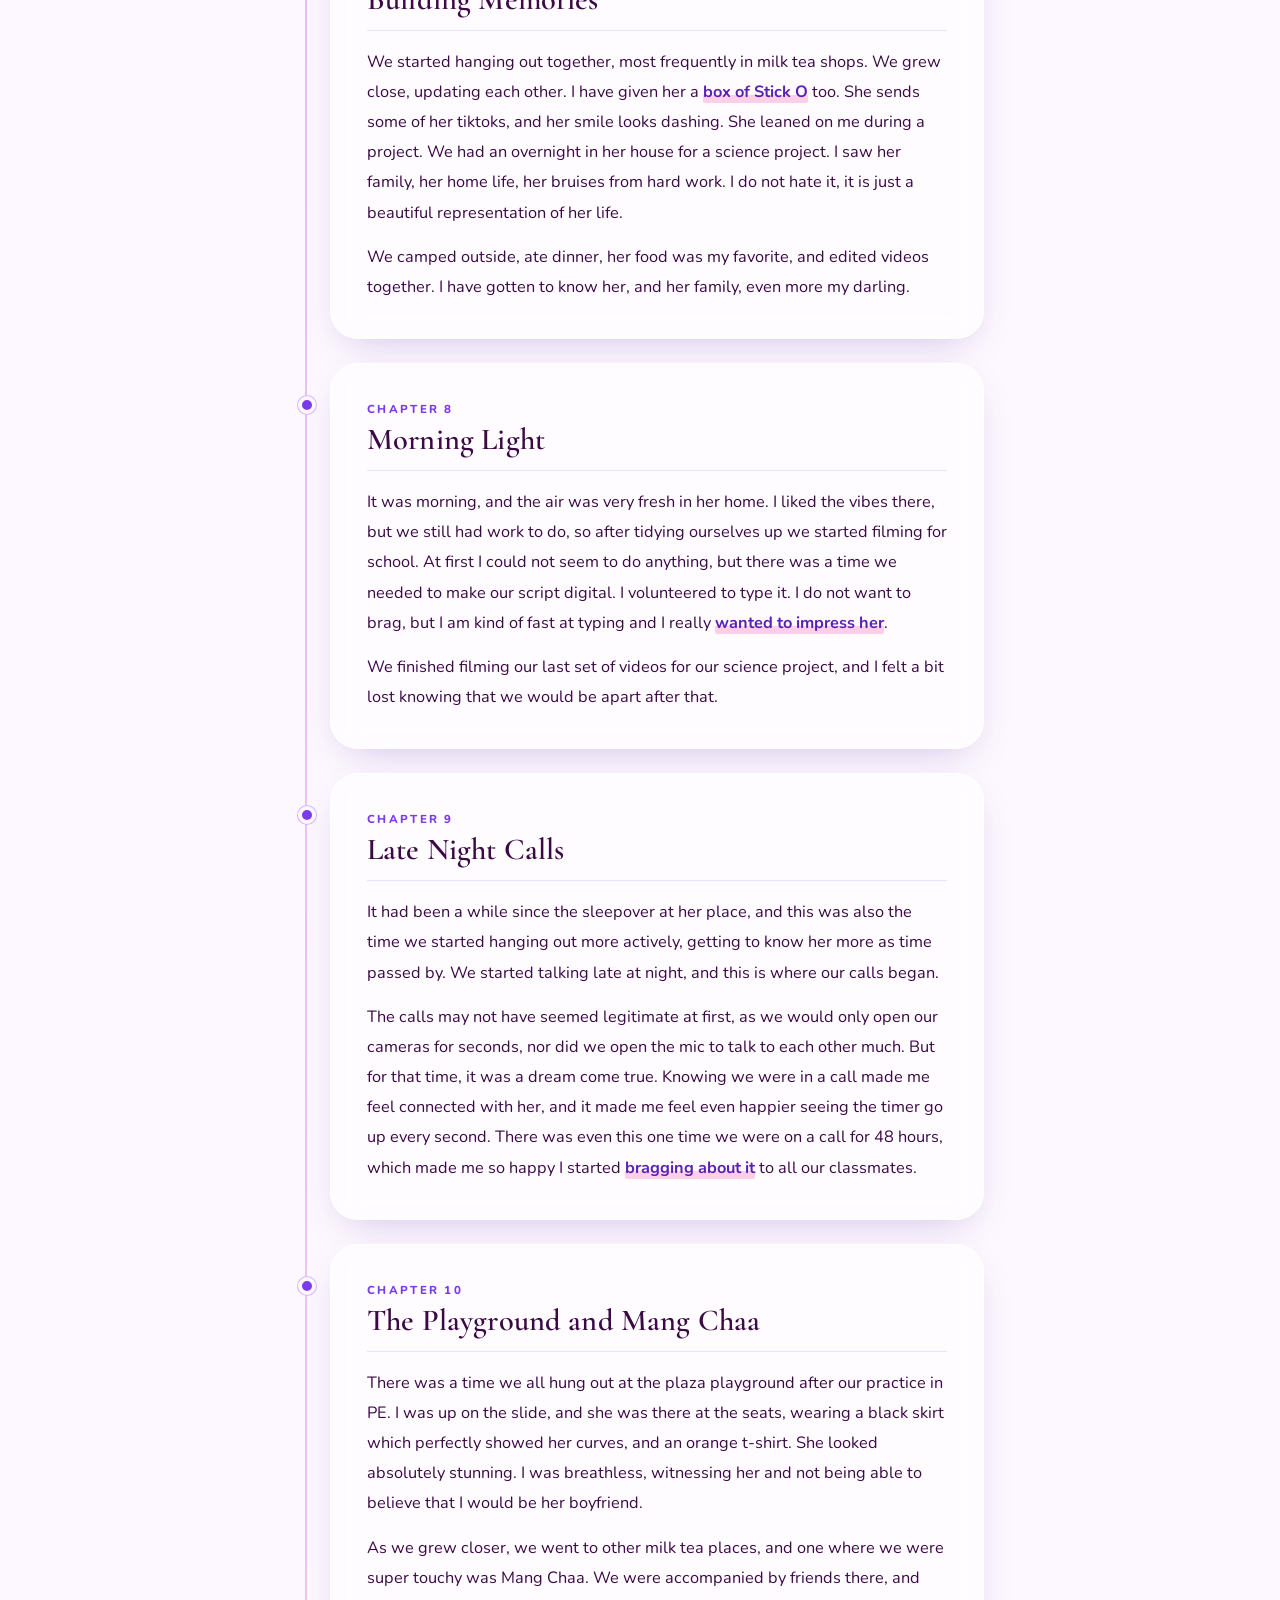
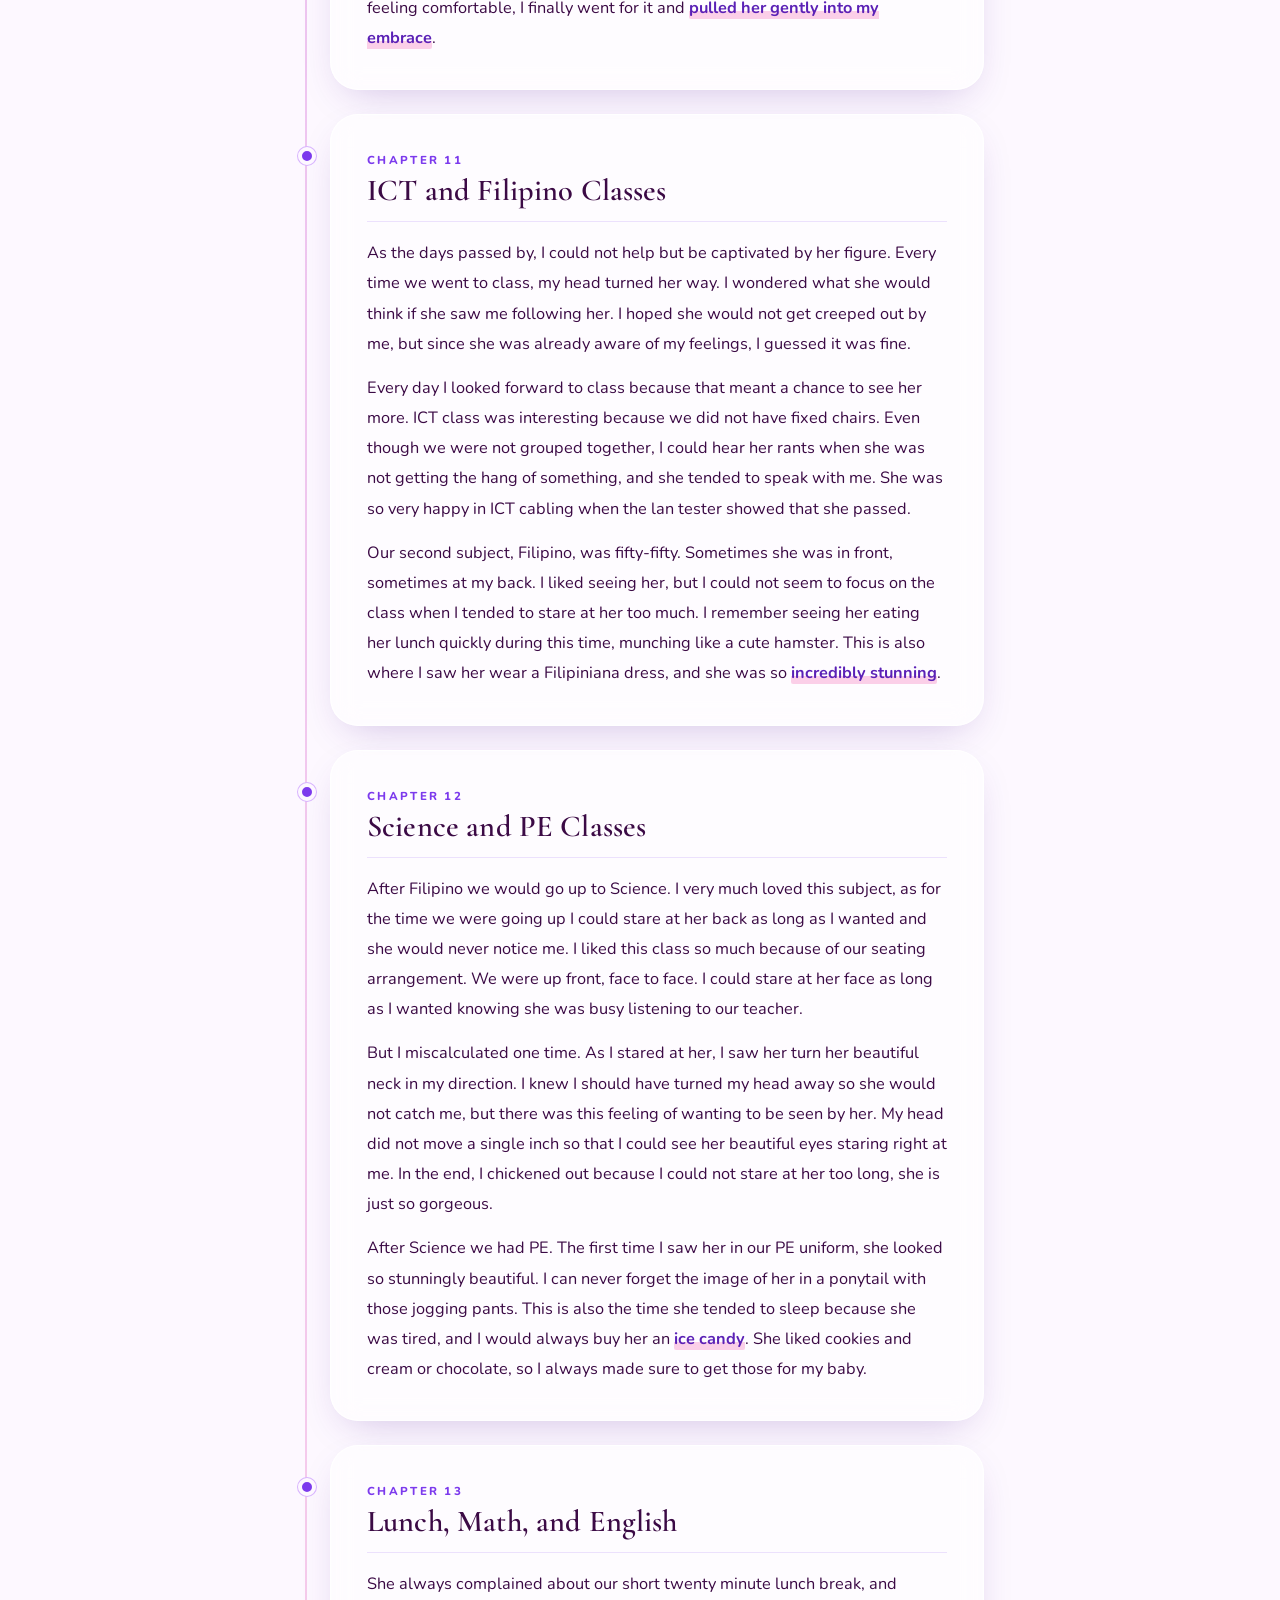
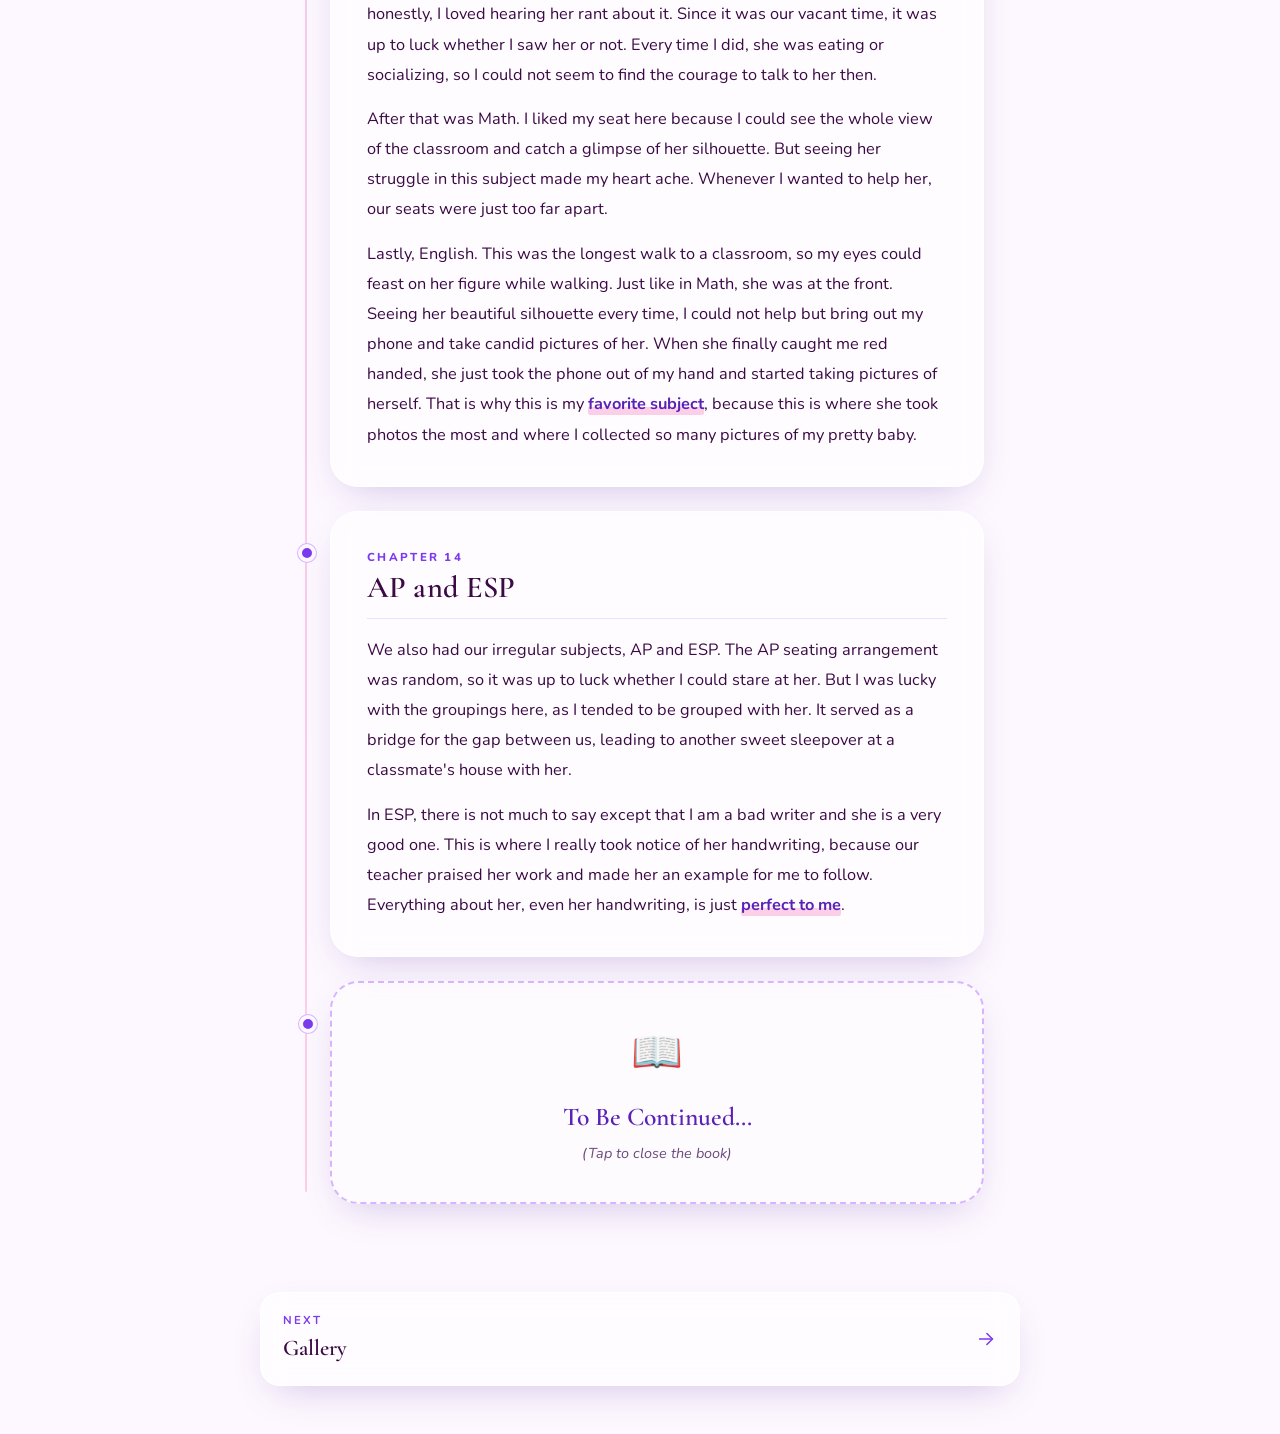
<file: story.html>
<!DOCTYPE html>
<html lang="en">
<head>
    <meta charset="UTF-8">
    <meta name="viewport" content="width=device-width, initial-scale=1.0, viewport-fit=cover">
    <title>Our Story | Purple Sanctuary</title>
    <link rel="preconnect" href="https://fonts.googleapis.com">
    <link rel="preconnect" href="https://fonts.gstatic.com" crossorigin>
    <link href="https://fonts.googleapis.com/css2?family=Cormorant+Garamond:ital,wght@0,500;0,600;0,700;1,500&family=Nunito:wght@400;600;700;800&display=swap" rel="stylesheet">
    <link rel="stylesheet" href="css/base.css">
    <link rel="stylesheet" href="css/components.css">
    <link rel="stylesheet" href="css/pages/story.css">
    <script src="js/common.js" defer></script>
    <script src="js/pages/story.js" defer></script>
</head>
<body data-page="story">


    <div class="progress-container">
        <div class="progress-bar" id="myBar"></div>
    </div>

    <main class="story-container">
        <header class="page-hero">
            <h1>Memories of Her</h1>
            <div class="subtitle">From strangers to my entire world</div>
            <p class="hint">(Tap the highlighted words to see my secret thoughts baby)</p>
        </header>

        <div class="timeline">

        <div class="chapter">
            <h2>The First Impressions</h2>
            <p>Grade 8 she became my classmate, no interaction, no impression of her. Grade 9, I noticed her. She is miss vice mayor at that time, nothing more, nothing less.</p>
            <p>At the start of Grade 10, first grading, she became my rival for being leader. Her name is Jilliane Remilliosa Corpuz. But I do not want to become one so I do not really give effort to it. I already knew she would become a better leader than me. That is the first real interaction and one where it started. I thought at that time she is so mature and really dependable. We were really not that close that time, I just thought of her as a <span class="secret-word" onclick="toggleSecret(this)">little bit cute<span class="tooltip-text">Okay, incredibly cute. I could not stop looking.</span></span> and charming, when she smiles I can see her braces, my gorgeous girl.</p>
        </div>

        <div class="chapter">
            <h2>The Leader and The Chatterbox</h2>
            <p>When it is on social media she is so chatty. She knows what to reply, every chat to her she throws back harder. She complains about all the work we had to do, but works on it anyway. There is also the time when we were making a poster, she complains a lot. Her words are repeating, saying that her teammates are making theirs so complicated. But even though she is saying that, she is still helping them.</p>
            <p>She is our president. She does not complain about her work in person, but in social media she just blurts it all out. I can see she is stressing about it. But even if it is like that, she still does her work and responsibilities. I wonder if I became the president, could I do all the responsibilities and work like that. I thought she would be serious and strict but not really, she is jolly and a carefree person. Complex yet simple, awkward yet natural. That was the time I started liking her, or <span class="secret-word" onclick="toggleSecret(this)">idolizing my pretty baby<span class="tooltip-text">You inspired me so much without even knowing it.</span></span>.</p>
        </div>

        <div class="chapter">
            <h2>Small Moments and Misunderstandings</h2>
            <p>Following that teacher's day, it was a great day. She took the lead to surprise our adviser. Second quarter is the real beginning. We changed classrooms every class. I want to talk to her really bad, but I do not have any excuses. I thought hard about it, asking about school works, too formal. Asking about her, too obvious. So I asked her for anime recommendations. It was a fun but short chat.</p>
            <p>Time passed so fast. My feelings for her maybe became hazed but not fading at all. I noticed she likes the camera. I catched a glance at her info, so she lives at Sancagulis, Bayambang. I have seen her ID picture, heavily edited, but I like her more with <span class="secret-word" onclick="toggleSecret(this)">natural looks<span class="tooltip-text">You are flawless just the way you are. No filters needed.</span></span>. I like her more without filters and make up lovey.</p>
        </div>

        <div class="chapter">
            <h2>The Unsent Letter</h2>
            <p>December 3, I want to give her a sweater but insisted I must not. Following that is career guidance, she wore a black blazer and skirt looking like an accountant. Her smile contradicts her outfit, she looks gorgeous.</p>
            <p>The Christmas party came. She wore a red blouse matching it with a brown skirt, looking beautiful. I wrote a <span class="secret-word" onclick="toggleSecret(this)">letter containing my feelings<span class="tooltip-text">I poured my entire heart into that paper.</span></span> for her, however sadly I lacked the courage to convey it. So in the last minutes, I did not submit it. I crumpled that paper and threw it into the bin, thinking that I should just forget my sweetest.</p>
        </div>

        <div class="chapter">
            <h2>The JS Prom Night</h2>
            <p>The night was cold, and I was nervous. She enters with a beautiful off shoulder gown. She looks so elegant. In that night I was so nervous thinking of inviting her for a dance. Everyone started inviting other girls, so I took a deep breath, and went for it. I laid my hands to take her hands. Her hands are thin and warm, feeling so fragile yet rough.</p>
            <p>We did a waltz for about 5 minutes, and there I <span class="secret-word" onclick="toggleSecret(this)">confessed my feelings<span class="tooltip-text">My heart was beating a thousand miles an hour.</span></span>. I said, "I liked you, happy birthday." She confusedly tilted her head, saying she did not hear it clearly. I did not repeat it then sweetheart.</p>
        </div>

        <div class="chapter">
            <h2>I Like You</h2>
            <p>Before going home, I saw her waiting near the exit. My friends forced me to go for it. The thought of not telling these feelings felt more suffocating than saying it. So I confessed again. This time I repeated it clearly. "I like you, but you already have someone." She said no, there is no someone like that.</p>
            <p>That day she did not say anything, no rejection, no reaction, and definitely no clear answer. But after that day, we chatted more and more often cutie.</p>
        </div>

        <div class="chapter">
            <h2>Building Memories</h2>
            <p>We started hanging out together, most frequently in milk tea shops. We grew close, updating each other. I have given her a <span class="secret-word" onclick="toggleSecret(this)">box of Stick O<span class="tooltip-text">I wanted to buy you the whole store honestly.</span></span> too. She sends some of her tiktoks, and her smile looks dashing. She leaned on me during a project. We had an overnight in her house for a science project. I saw her family, her home life, her bruises from hard work. I do not hate it, it is just a beautiful representation of her life.</p>
            <p>We camped outside, ate dinner, her food was my favorite, and edited videos together. I have gotten to know her, and her family, even more my darling.</p>
        </div>

        <div class="chapter">
            <h2>Morning Light</h2>
            <p>It was morning, and the air was very fresh in her home. I liked the vibes there, but we still had work to do, so after tidying ourselves up we started filming for school. At first I could not seem to do anything, but there was a time we needed to make our script digital. I volunteered to type it. I do not want to brag, but I am kind of fast at typing and I really <span class="secret-word" onclick="toggleSecret(this)">wanted to impress her<span class="tooltip-text">I just wanted you to think I was cool haha.</span></span>.</p>
            <p>We finished filming our last set of videos for our science project, and I felt a bit lost knowing that we would be apart after that.</p>
        </div>

        <div class="chapter">
            <h2>Late Night Calls</h2>
            <p>It had been a while since the sleepover at her place, and this was also the time we started hanging out more actively, getting to know her more as time passed by. We started talking late at night, and this is where our calls began.</p>
            <p>The calls may not have seemed legitimate at first, as we would only open our cameras for seconds, nor did we open the mic to talk to each other much. But for that time, it was a dream come true. Knowing we were in a call made me feel connected with her, and it made me feel even happier seeing the timer go up every second. There was even this one time we were on a call for 48 hours, which made me so happy I started <span class="secret-word" onclick="toggleSecret(this)">bragging about it<span class="tooltip-text">I was just so proud that you were giving me your time.</span></span> to all our classmates.</p>
        </div>

        <div class="chapter">
            <h2>The Playground and Mang Chaa</h2>
            <p>There was a time we all hung out at the plaza playground after our practice in PE. I was up on the slide, and she was there at the seats, wearing a black skirt which perfectly showed her curves, and an orange t-shirt. She looked absolutely stunning. I was breathless, witnessing her and not being able to believe that I would be her boyfriend.</p>
            <p>As we grew closer, we went to other milk tea places, and one where we were super touchy was Mang Chaa. We were accompanied by friends there, and feeling comfortable, I finally went for it and <span class="secret-word" onclick="toggleSecret(this)">pulled her gently into my embrace<span class="tooltip-text">I was so nervous but holding you felt so right.</span></span>.</p>
        </div>

        <div class="chapter">
            <h2>ICT and Filipino Classes</h2>
            <p>As the days passed by, I could not help but be captivated by her figure. Every time we went to class, my head turned her way. I wondered what she would think if she saw me following her. I hoped she would not get creeped out by me, but since she was already aware of my feelings, I guessed it was fine.</p>
            <p>Every day I looked forward to class because that meant a chance to see her more. ICT class was interesting because we did not have fixed chairs. Even though we were not grouped together, I could hear her rants when she was not getting the hang of something, and she tended to speak with me. She was so very happy in ICT cabling when the lan tester showed that she passed.</p>
            <p>Our second subject, Filipino, was fifty-fifty. Sometimes she was in front, sometimes at my back. I liked seeing her, but I could not seem to focus on the class when I tended to stare at her too much. I remember seeing her eating her lunch quickly during this time, munching like a cute hamster. This is also where I saw her wear a Filipiniana dress, and she was so <span class="secret-word" onclick="toggleSecret(this)">incredibly stunning<span class="tooltip-text">I literally could not take my eyes off you.</span></span>.</p>
        </div>

        <div class="chapter">
            <h2>Science and PE Classes</h2>
            <p>After Filipino we would go up to Science. I very much loved this subject, as for the time we were going up I could stare at her back as long as I wanted and she would never notice me. I liked this class so much because of our seating arrangement. We were up front, face to face. I could stare at her face as long as I wanted knowing she was busy listening to our teacher.</p>
            <p>But I miscalculated one time. As I stared at her, I saw her turn her beautiful neck in my direction. I knew I should have turned my head away so she would not catch me, but there was this feeling of wanting to be seen by her. My head did not move a single inch so that I could see her beautiful eyes staring right at me. In the end, I chickened out because I could not stare at her too long, she is just so gorgeous.</p>
            <p>After Science we had PE. The first time I saw her in our PE uniform, she looked so stunningly beautiful. I can never forget the image of her in a ponytail with those jogging pants. This is also the time she tended to sleep because she was tired, and I would always buy her an <span class="secret-word" onclick="toggleSecret(this)">ice candy<span class="tooltip-text">Anything to keep my pretty baby cool and happy.</span></span>. She liked cookies and cream or chocolate, so I always made sure to get those for my baby.</p>
        </div>

        <div class="chapter">
            <h2>Lunch, Math, and English</h2>
            <p>She always complained about our short twenty minute lunch break, and honestly, I loved hearing her rant about it. Since it was our vacant time, it was up to luck whether I saw her or not. Every time I did, she was eating or socializing, so I could not seem to find the courage to talk to her then.</p>
            <p>After that was Math. I liked my seat here because I could see the whole view of the classroom and catch a glimpse of her silhouette. But seeing her struggle in this subject made my heart ache. Whenever I wanted to help her, our seats were just too far apart.</p>
            <p>Lastly, English. This was the longest walk to a classroom, so my eyes could feast on her figure while walking. Just like in Math, she was at the front. Seeing her beautiful silhouette every time, I could not help but bring out my phone and take candid pictures of her. When she finally caught me red handed, she just took the phone out of my hand and started taking pictures of herself. That is why this is my <span class="secret-word" onclick="toggleSecret(this)">favorite subject<span class="tooltip-text">I have a whole gallery of just you from this class.</span></span>, because this is where she took photos the most and where I collected so many pictures of my pretty baby.</p>
        </div>

        <div class="chapter">
            <h2>AP and ESP</h2>
            <p>We also had our irregular subjects, AP and ESP. The AP seating arrangement was random, so it was up to luck whether I could stare at her. But I was lucky with the groupings here, as I tended to be grouped with her. It served as a bridge for the gap between us, leading to another sweet sleepover at a classmate's house with her.</p>
            <p>In ESP, there is not much to say except that I am a bad writer and she is a very good one. This is where I really took notice of her handwriting, because our teacher praised her work and made her an example for me to follow. Everything about her, even her handwriting, is just <span class="secret-word" onclick="toggleSecret(this)">perfect to me<span class="tooltip-text">You are my definition of perfect lovey.</span></span>.</p>
        </div>

        <div class="finale-box chapter" onclick="closeBook(this)" role="button" tabindex="0">
            <div class="finale-icon">📖</div>
            <div class="finale-text">To Be Continued...<span class="finale-hint">(Tap to close the book)</span></div>
        </div>
        </div>
    </main>

    <div id="tulip-garden" class="garden-container" aria-hidden="true"></div>

</body>
</html>
</file>
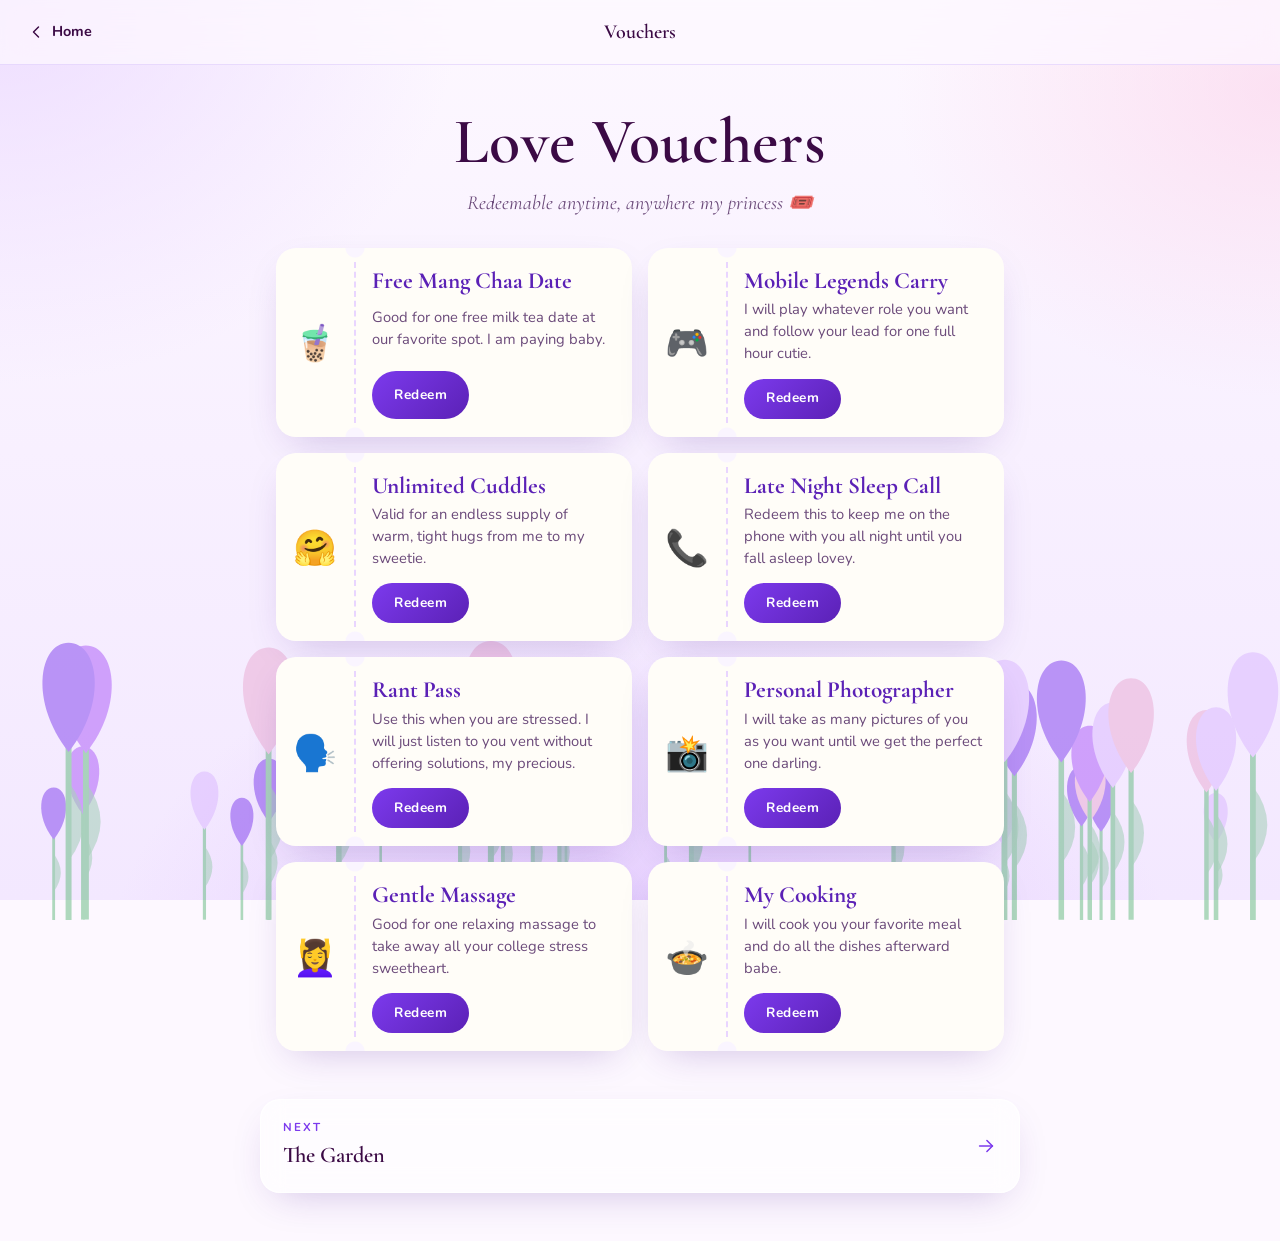
<file: vouchers.html>
<!DOCTYPE html>
<html lang="en">
<head>
    <meta charset="UTF-8">
    <meta name="viewport" content="width=device-width, initial-scale=1.0, viewport-fit=cover">
    <title>Love Vouchers | Purple Sanctuary</title>
    <link rel="preconnect" href="https://fonts.googleapis.com">
    <link rel="preconnect" href="https://fonts.gstatic.com" crossorigin>
    <link href="https://fonts.googleapis.com/css2?family=Cormorant+Garamond:ital,wght@0,500;0,600;0,700;1,500&family=Nunito:wght@400;600;700;800&display=swap" rel="stylesheet">
    <link rel="stylesheet" href="css/base.css">
    <link rel="stylesheet" href="css/components.css">
    <link rel="stylesheet" href="css/pages/vouchers.css">
    <script src="js/common.js" defer></script>
    <script src="js/pages/vouchers.js" defer></script>
</head>
<body data-page="vouchers">


    <main class="container">
        <header class="page-hero">
            <h1>Love Vouchers</h1>
            <div class="subtitle">Redeemable anytime, anywhere my princess 🎟️</div>
        </header>

        <div class="voucher-grid">
            
            <div class="voucher">
                <div class="voucher-icon">🧋</div>
                <div class="voucher-title">Free Mang Chaa Date</div>
                <div class="voucher-desc">Good for one free milk tea date at our favorite spot. I am paying baby.</div>
                <button class="redeem-btn" onclick="redeemVoucher(this, 'Mang Chaa Date')">Redeem</button>
            </div>

            <div class="voucher">
                <div class="voucher-icon">🎮</div>
                <div class="voucher-title">Mobile Legends Carry</div>
                <div class="voucher-desc">I will play whatever role you want and follow your lead for one full hour cutie.</div>
                <button class="redeem-btn" onclick="redeemVoucher(this, 'ML Carry')">Redeem</button>
            </div>

            <div class="voucher">
                <div class="voucher-icon">🤗</div>
                <div class="voucher-title">Unlimited Cuddles</div>
                <div class="voucher-desc">Valid for an endless supply of warm, tight hugs from me to my sweetie.</div>
                <button class="redeem-btn" onclick="redeemVoucher(this, 'Cuddles')">Redeem</button>
            </div>

            <div class="voucher">
                <div class="voucher-icon">📞</div>
                <div class="voucher-title">Late Night Sleep Call</div>
                <div class="voucher-desc">Redeem this to keep me on the phone with you all night until you fall asleep lovey.</div>
                <button class="redeem-btn" onclick="redeemVoucher(this, 'Sleep Call')">Redeem</button>
            </div>

            <div class="voucher">
                <div class="voucher-icon">🗣️</div>
                <div class="voucher-title">Rant Pass</div>
                <div class="voucher-desc">Use this when you are stressed. I will just listen to you vent without offering solutions, my precious.</div>
                <button class="redeem-btn" onclick="redeemVoucher(this, 'Rant Pass')">Redeem</button>
            </div>

            <div class="voucher">
                <div class="voucher-icon">📸</div>
                <div class="voucher-title">Personal Photographer</div>
                <div class="voucher-desc">I will take as many pictures of you as you want until we get the perfect one darling.</div>
                <button class="redeem-btn" onclick="redeemVoucher(this, 'Photographer')">Redeem</button>
            </div>

            <div class="voucher">
                <div class="voucher-icon">💆‍♀️</div>
                <div class="voucher-title">Gentle Massage</div>
                <div class="voucher-desc">Good for one relaxing massage to take away all your college stress sweetheart.</div>
                <button class="redeem-btn" onclick="redeemVoucher(this, 'Massage')">Redeem</button>
            </div>

            <div class="voucher">
                <div class="voucher-icon">🍲</div>
                <div class="voucher-title">My Cooking</div>
                <div class="voucher-desc">I will cook you your favorite meal and do all the dishes afterward babe.</div>
                <button class="redeem-btn" onclick="redeemVoucher(this, 'Cooking')">Redeem</button>
            </div>

        </div>
    </main>

    <div class="modal-overlay" id="redeemModal" onclick="closeModal()">
        <div class="modal-content" onclick="event.stopPropagation()">
            <button class="close-btn" onclick="closeModal()" aria-label="Close">✕</button>
            <h2>Voucher Redeemed 💜</h2>
            <p id="redeem-text">Text me right now to claim this my solace.</p>
        </div>
    </div>

    <div id="tulip-garden" class="garden-container" aria-hidden="true"></div>

</body>
</html>
</file>
<file: css/base.css>
/* =========================================================
   OurSanctuary — base styles
   Colors, fonts and spacing live here as variables ("tokens").
   Change a value once and every page follows.
   ========================================================= */

:root {
  /* Palette — soft & dreamy */
  --cream: #fdf8ff;
  --lavender-50: #faf5ff;
  --lavender-100: #f3e8ff;
  --lavender-200: #e9d5ff;
  --lavender-300: #d8b4fe;
  --purple: #7c3aed;          /* primary */
  --purple-deep: #5b21b6;
  --plum: #3b0a45;            /* main text */
  --plum-soft: #6b4a7a;       /* secondary text */
  --rose: #db5d93;
  --rose-soft: #fbcfe8;
  --leaf: #5fb87a;

  --surface: rgba(255, 255, 255, 0.62);
  --surface-strong: rgba(255, 255, 255, 0.85);
  --surface-border: rgba(255, 255, 255, 0.9);
  --line: rgba(124, 58, 237, 0.14);

  /* Type */
  --font-display: 'Cormorant Garamond', 'Georgia', 'Times New Roman', serif;
  --font-body: 'Nunito', 'Segoe UI', system-ui, -apple-system, sans-serif;

  /* Shape & depth */
  --radius-sm: 12px;
  --radius: 20px;
  --radius-lg: 28px;
  --radius-pill: 999px;
  --shadow: 0 14px 40px -16px rgba(76, 29, 149, 0.28);
  --shadow-lift: 0 22px 50px -18px rgba(76, 29, 149, 0.4);

  /* Spacing */
  --gutter: 16px;
  --content-width: 760px;
  --ease: cubic-bezier(0.22, 1, 0.36, 1);

  /* Older names used by page styles — mapped onto the new palette */
  --primary-purple: var(--purple);
  --text-main: var(--plum);
  --text-light: var(--purple-deep);
  --deep-purple: var(--plum);
  --soft-purple: var(--lavender-300);
  --glass: var(--surface);
  --glass-border: var(--surface-border);
  --accent-green: var(--leaf);
}

*, *::before, *::after { box-sizing: border-box; }

html { -webkit-text-size-adjust: 100%; scroll-behavior: smooth; }

body {
  margin: 0;
  min-height: 100vh;
  font-family: var(--font-body);
  font-size: 1rem;
  line-height: 1.65;
  color: var(--plum);
  background-color: var(--cream);
  background-image:
    radial-gradient(60vmax 50vmax at 0% 0%, rgba(233, 213, 255, 0.75), transparent 60%),
    radial-gradient(50vmax 40vmax at 100% 10%, rgba(251, 207, 232, 0.55), transparent 60%),
    radial-gradient(70vmax 50vmax at 50% 110%, rgba(216, 180, 254, 0.6), transparent 60%),
    linear-gradient(180deg, var(--cream), var(--lavender-100));
  background-attachment: fixed;
  overflow-x: hidden;
  -webkit-font-smoothing: antialiased;
}

img { max-width: 100%; display: block; }

h1, h2, h3 {
  font-family: var(--font-display);
  font-weight: 600;
  line-height: 1.15;
  color: var(--plum);
  letter-spacing: 0.005em;
}
h1 { font-size: clamp(2.6rem, 8vw, 4rem); margin: 0; }
h2 { font-size: clamp(1.6rem, 4.5vw, 2rem); margin: 0 0 0.75em; }
h3 { font-size: 1.35rem; margin: 0 0 0.5em; }

p { margin: 0 0 1em; }

a { color: var(--purple); }

button, input, textarea, select { font: inherit; color: inherit; }

:focus-visible {
  outline: 2px solid var(--purple);
  outline-offset: 3px;
  border-radius: 6px;
}

::selection { background: var(--lavender-300); color: var(--plum); }

/* Layout */
.container {
  width: 100%;
  max-width: var(--content-width);
  margin: 0 auto;
  padding: 0 var(--gutter) 24px;
}

.container.wide { max-width: 1040px; }

.page-hero {
  text-align: center;
  padding: 40px var(--gutter) 28px;
}
.page-hero .eyebrow {
  font-size: 0.78rem;
  letter-spacing: 0.22em;
  text-transform: uppercase;
  color: var(--purple);
  font-weight: 700;
  margin-bottom: 10px;
}
.page-hero .subtitle,
.subtitle {
  font-family: var(--font-display);
  font-style: italic;
  font-size: 1.25rem;
  color: var(--plum-soft);
  margin-top: 8px;
}

.muted { color: var(--plum-soft); font-size: 0.9rem; }

/* Respect people who prefer less motion */
@media (prefers-reduced-motion: reduce) {
  *, *::before, *::after {
    animation-duration: 0.001ms !important;
    animation-iteration-count: 1 !important;
    transition-duration: 0.001ms !important;
    scroll-behavior: auto !important;
  }
}
</file>
<file: css/components.css>
/* =========================================================
   OurSanctuary — shared components
   Top bar, cards, buttons, inputs, modal, toasts, home hub.
   ========================================================= */

/* ---------- Top bar (every page except home) ---------- */
.topbar {
  position: sticky;
  top: 0;
  z-index: 1000;
  display: grid;
  grid-template-columns: 1fr auto 1fr;
  align-items: center;
  gap: 8px;
  padding: 10px var(--gutter);
  padding-top: max(10px, env(safe-area-inset-top));
  background: rgba(253, 248, 255, 0.72);
  backdrop-filter: blur(14px) saturate(1.4);
  -webkit-backdrop-filter: blur(14px) saturate(1.4);
  border-bottom: 1px solid var(--line);
}
.topbar__home {
  justify-self: start;
  display: inline-flex;
  align-items: center;
  gap: 6px;
  min-height: 44px;
  padding: 0 14px 0 10px;
  border-radius: var(--radius-pill);
  color: var(--plum);
  text-decoration: none;
  font-weight: 700;
  font-size: 0.9rem;
  transition: background 0.25s var(--ease);
}
.topbar__home:hover { background: var(--lavender-100); }
.topbar__home svg { width: 20px; height: 20px; }
.topbar__title {
  font-family: var(--font-display);
  font-size: 1.25rem;
  font-weight: 600;
  white-space: nowrap;
}

/* ---------- "Next page" link at the bottom of each page ---------- */
.next-page {
  display: flex;
  align-items: center;
  justify-content: space-between;
  gap: 16px;
  max-width: var(--content-width);
  margin: 24px auto 48px;
  width: calc(100% - 2 * var(--gutter));
  padding: 18px 22px;
  border-radius: var(--radius);
  background: var(--surface);
  border: 1px solid var(--surface-border);
  box-shadow: var(--shadow);
  color: var(--plum);
  text-decoration: none;
  backdrop-filter: blur(12px);
  -webkit-backdrop-filter: blur(12px);
  transition: transform 0.3s var(--ease), box-shadow 0.3s var(--ease);
  position: relative;
  z-index: 5;
}
.next-page:hover { transform: translateY(-3px); box-shadow: var(--shadow-lift); }
.next-page small {
  display: block;
  font-size: 0.72rem;
  letter-spacing: 0.18em;
  text-transform: uppercase;
  color: var(--purple);
  font-weight: 700;
}
.next-page strong { font-family: var(--font-display); font-size: 1.4rem; font-weight: 600; }
.next-page svg { width: 22px; height: 22px; flex-shrink: 0; color: var(--purple); }

/* ---------- Glass card ---------- */
.glass-card {
  background: var(--surface);
  backdrop-filter: blur(14px);
  -webkit-backdrop-filter: blur(14px);
  border: 1px solid var(--surface-border);
  border-radius: var(--radius-lg);
  padding: clamp(22px, 5vw, 40px);
  margin-bottom: 24px;
  box-shadow: var(--shadow);
  text-align: center;
}
.glass-card h2 {
  padding-bottom: 14px;
  border-bottom: 1px solid var(--line);
  margin-bottom: 22px;
}

/* Gentle reveal on scroll (added by common.js) */
.reveal { opacity: 0; transform: translateY(24px); transition: opacity 0.7s var(--ease), transform 0.7s var(--ease); }
.reveal.visible { opacity: 1; transform: none; }

/* ---------- Buttons & inputs ---------- */
.btn {
  display: inline-flex;
  align-items: center;
  justify-content: center;
  gap: 8px;
  min-height: 44px;
  padding: 10px 26px;
  border: none;
  border-radius: var(--radius-pill);
  background: linear-gradient(135deg, var(--purple), var(--purple-deep));
  color: #fff;
  font-weight: 700;
  letter-spacing: 0.02em;
  cursor: pointer;
  box-shadow: 0 8px 20px -8px rgba(124, 58, 237, 0.6);
  transition: transform 0.25s var(--ease), box-shadow 0.25s var(--ease), filter 0.25s;
  text-decoration: none;
}
.btn:hover { transform: translateY(-2px); box-shadow: 0 12px 26px -10px rgba(124, 58, 237, 0.7); }
.btn:active { transform: translateY(0) scale(0.98); }
.btn-outline {
  background: transparent;
  color: var(--purple-deep);
  border: 1.5px solid var(--purple);
  box-shadow: none;
}
.btn-outline:hover { background: var(--lavender-100); box-shadow: none; }

.input {
  width: 100%;
  min-height: 46px;
  padding: 12px 18px;
  border-radius: var(--radius-sm);
  border: 1.5px solid var(--lavender-200);
  background: var(--surface-strong);
  color: var(--plum);
  outline: none;
  transition: border-color 0.25s, box-shadow 0.25s;
}
.input:focus { border-color: var(--purple); box-shadow: 0 0 0 4px rgba(124, 58, 237, 0.12); }

/* ---------- Modal (shared look) ---------- */
.modal-overlay {
  position: fixed;
  inset: 0;
  z-index: 5000;
  display: none;
  align-items: center;
  justify-content: center;
  padding: var(--gutter);
  background: rgba(59, 10, 69, 0.35);
  backdrop-filter: blur(6px);
  -webkit-backdrop-filter: blur(6px);
}
.modal-overlay.active,
.modal-overlay.show,
.modal-overlay[style*="flex"] { display: flex; }
.modal-content {
  position: relative;
  width: 100%;
  max-width: 480px;
  max-height: 85vh;
  overflow-y: auto;
  background: var(--cream);
  border-radius: var(--radius-lg);
  padding: 32px 26px 26px;
  box-shadow: 0 30px 80px -20px rgba(59, 10, 69, 0.5);
  color: var(--plum);
  animation: modal-in 0.35s var(--ease);
}
.modal-content h2 {
  font-size: 1.6rem;
  border-bottom: 1px solid var(--line);
  padding-bottom: 10px;
  margin-top: 0;
}
.close-btn {
  /* stays in view while a long letter scrolls */
  position: sticky;
  top: 0;
  float: right;
  margin: -22px -12px 0 8px;
  width: 40px;
  height: 40px;
  display: grid;
  place-items: center;
  border-radius: 50%;
  border: none;
  background: var(--lavender-100);
  color: var(--plum);
  font-size: 1rem;
  cursor: pointer;
  transition: background 0.2s;
}
.close-btn:hover { background: var(--lavender-200); }
@keyframes modal-in { from { opacity: 0; transform: translateY(16px) scale(0.98); } to { opacity: 1; transform: none; } }

/* ---------- Toast notifications ---------- */
#notification-container {
  position: fixed;
  top: max(14px, env(safe-area-inset-top));
  left: 50%;
  transform: translateX(-50%);
  width: calc(100% - 2 * var(--gutter));
  max-width: 400px;
  z-index: 10000;
  display: flex;
  flex-direction: column;
  gap: 10px;
  pointer-events: none;
}
.notification {
  display: flex;
  align-items: flex-start;
  gap: 14px;
  padding: 14px 16px;
  background: rgba(255, 255, 255, 0.92);
  backdrop-filter: blur(16px);
  -webkit-backdrop-filter: blur(16px);
  border: 1px solid var(--lavender-200);
  border-radius: var(--radius);
  box-shadow: var(--shadow-lift);
  pointer-events: auto;
  transform: translateY(-140%);
  opacity: 0;
  transition: transform 0.5s var(--ease), opacity 0.4s ease;
}
.notification.show { transform: none; opacity: 1; }
.notification-icon { font-size: 1.8rem; line-height: 1; }
.notification-content { flex: 1; text-align: left; }
.notification-title { font-family: var(--font-display); font-weight: 700; font-size: 1.2rem; color: var(--purple-deep); }
.notification-message { font-size: 0.95rem; color: var(--plum); line-height: 1.45; }
.notification-close {
  width: 32px; height: 32px;
  border: none; background: none; border-radius: 50%;
  color: var(--plum-soft); cursor: pointer; font-size: 0.9rem;
}
.notification-close:hover { background: var(--lavender-100); }

/* ---------- Home hub ---------- */
.hub {
  display: grid;
  grid-template-columns: repeat(2, minmax(0, 1fr));
  gap: 12px;
  margin: 8px 0 40px;
}
/* 9 cards: let the last one stretch on phones so the grid ends evenly */
.hub-card:last-child:nth-child(odd) { grid-column: span 2; }
@media (min-width: 640px) { .hub-card:last-child:nth-child(odd) { grid-column: auto; } .hub { grid-template-columns: repeat(3, minmax(0, 1fr)); gap: 16px; } }
.hub-card {
  position: relative;
  display: flex;
  flex-direction: column;
  gap: 6px;
  min-height: 132px;
  padding: 18px 16px 16px;
  border-radius: var(--radius);
  background: var(--surface);
  border: 1px solid var(--surface-border);
  box-shadow: var(--shadow);
  color: var(--plum);
  text-decoration: none;
  backdrop-filter: blur(12px);
  -webkit-backdrop-filter: blur(12px);
  transition: transform 0.35s var(--ease), box-shadow 0.35s var(--ease), background 0.35s;
}
.hub-card:hover { transform: translateY(-4px); box-shadow: var(--shadow-lift); background: var(--surface-strong); }
.hub-card__icon {
  width: 42px; height: 42px;
  display: grid; place-items: center;
  border-radius: 14px;
  background: linear-gradient(135deg, var(--lavender-100), var(--rose-soft));
  color: var(--purple-deep);
  margin-bottom: 6px;
}
.hub-card__icon svg { width: 22px; height: 22px; }
.hub-card__title { font-family: var(--font-display); font-size: 1.35rem; font-weight: 600; line-height: 1.1; }
.hub-card__desc { font-size: 0.82rem; color: var(--plum-soft); line-height: 1.4; }

/* Section label (e.g. "Explore our sanctuary") */
.section-label {
  display: flex;
  align-items: center;
  gap: 12px;
  font-size: 0.75rem;
  letter-spacing: 0.22em;
  text-transform: uppercase;
  color: var(--purple);
  font-weight: 700;
  margin: 8px 0 14px;
}
.section-label::after { content: ''; flex: 1; height: 1px; background: var(--line); }

/* ---------- Swaying tulips along the bottom (built by common.js) ---------- */
.garden-container {
  position: fixed;
  bottom: 0; left: 0; width: 100%; height: 40vh;
  z-index: -1;
  pointer-events: none;
  opacity: 0.5;
}
@keyframes sway { 0%, 100% { transform: rotate(-2deg); } 50% { transform: rotate(2deg); } }
</file>
<file: css/pages/home.css>
/* Home page (index.html) */

.home-hero { padding-top: 96px; padding-bottom: 32px; animation: hero-in 1.4s var(--ease) both; }
.greeting {
  font-family: var(--font-display);
  font-size: 1.45rem;
  font-weight: 600;
  color: var(--purple-deep);
  margin-top: 14px;
  min-height: 1.5em;
}
@keyframes hero-in { from { opacity: 0; transform: translateY(-14px); } to { opacity: 1; transform: none; } }

.lead { color: var(--plum-soft); margin-bottom: 20px; }
.since { font-size: 0.85rem; color: var(--plum-soft); margin: 16px 0 0; }

/* Live counters */
.timer-grid {
  display: grid;
  grid-template-columns: repeat(3, minmax(0, 1fr));
  gap: 10px;
}
@media (min-width: 560px) { .timer-grid { grid-template-columns: repeat(6, minmax(0, 1fr)); } }
.time-box {
  background: var(--surface-strong);
  border: 1px solid var(--lavender-100);
  padding: 14px 6px 10px;
  border-radius: var(--radius-sm);
}
.time-num {
  display: block;
  font-size: 1.7rem;
  font-weight: 800;
  line-height: 1.1;
  color: var(--purple-deep);
  font-variant-numeric: tabular-nums;
}
.time-label { font-size: 0.68rem; text-transform: uppercase; letter-spacing: 0.14em; color: var(--plum-soft); font-weight: 700; }

/* Special dates calendar */
.cal-head { display: flex; justify-content: space-between; align-items: center; }
.cal-head h3 { margin: 0; color: var(--purple-deep); font-size: 1.45rem; }
.cal-nav-btn {
  width: 44px; height: 44px;
  border-radius: 50%;
  border: none;
  background: var(--lavender-100);
  color: var(--purple-deep);
  cursor: pointer;
  font-size: 1rem;
  transition: background 0.2s;
}
.cal-nav-btn:hover { background: var(--lavender-200); }

.cal-grid { display: grid; grid-template-columns: repeat(7, 1fr); gap: 4px; margin-top: 18px; }
.cal-header { font-weight: 800; font-size: 0.7rem; color: var(--purple); padding-bottom: 8px; text-transform: uppercase; letter-spacing: 0.08em; }
.cal-day {
  aspect-ratio: 1;
  width: 100%;
  max-width: 46px;
  margin: 0 auto;
  display: flex; justify-content: center; align-items: center;
  border-radius: 50%;
  font-size: 0.9rem;
  font-weight: 700;
  color: var(--plum);
  transition: transform 0.25s var(--ease), box-shadow 0.25s;
}
.cal-day.empty { background: transparent; }

.date-bday       { background: #fecdd3; color: #881337; }
.date-anniv      { background: var(--purple); color: #fff; }
.date-monthsary  { background: var(--lavender-200); color: var(--plum); }
.date-valentines { background: #fbcfe8; color: #831843; }
.date-sweater    { background: #bae6fd; color: #0c4a6e; }
.date-christmas  { background: #bbf7d0; color: #14532d; }

.clickable { cursor: pointer; }
.clickable:hover { transform: scale(1.12); box-shadow: 0 6px 14px rgba(124, 58, 237, 0.25); }
.clickable:active { transform: scale(0.94); }
.today-highlight { outline: 2px solid var(--purple); outline-offset: 1px; }

/* Hidden note */
.lock { display: flex; flex-direction: column; align-items: center; gap: 12px; }
.secret-input { max-width: 220px; text-align: center; letter-spacing: 0.3em; }
.pass-hint { min-height: 1.4em; margin: 0; color: var(--rose); font-weight: 600; font-size: 0.92rem; }
.pass-hint.shake { animation: shake 0.4s; }
@keyframes shake { 25% { transform: translateX(-6px); } 75% { transform: translateX(6px); } }

.letter {
  text-align: left;
  padding: clamp(20px, 5vw, 32px);
  background: var(--surface-strong);
  border-radius: var(--radius);
  border: 1px solid var(--lavender-100);
  font-family: var(--font-display);
  font-size: 1.2rem;
  line-height: 1.7;
  animation: modal-in 0.6s var(--ease);
}
.letter p { margin-bottom: 1em; }
.letter__greeting { font-size: 1.5rem; font-weight: 700; color: var(--purple-deep); }
.letter__sign { text-align: right; font-weight: 700; color: var(--purple-deep); margin: 0; }
body[data-page="home"] .container { padding-bottom: 120px; }
</file>
<file: css/pages/bouquet.css>
/* bouquet.html — the real bouquet + tappable tulips */

.card-lead { color: var(--plum-soft); font-size: 0.95rem; margin-bottom: 8px; }

/* Photo of the real bouquet */
.bouquet-photo { margin: 0 auto 32px; max-width: 420px; text-align: center; }
.bouquet-photo__frame {
  position: relative;
  padding: 12px;
  border-radius: 32px;
  background: linear-gradient(145deg, #fff, var(--lavender-100));
  box-shadow: var(--shadow-lift);
  transform: rotate(-1.5deg);
  animation: float 7s ease-in-out infinite;
}
.bouquet-photo__frame::after {
  /* soft gold ribbon corner, echoing the wrapping paper */
  content: '';
  position: absolute;
  inset: 4px;
  border-radius: 28px;
  border: 1.5px solid rgba(212, 175, 55, 0.45);
  pointer-events: none;
}
.bouquet-photo img {
  width: 100%;
  aspect-ratio: 3 / 4;
  object-fit: cover;
  border-radius: 22px;
}
.bouquet-photo figcaption {
  margin-top: 22px;
  font-family: var(--font-display);
  font-style: italic;
  font-size: 1.35rem;
  color: var(--plum-soft);
}
@keyframes float { 50% { transform: rotate(-0.5deg) translateY(-6px); } }

/* Tappable tulips */
.tulip-row {
  display: flex;
  flex-wrap: wrap;
  justify-content: center;
  align-items: flex-end;
  gap: 4px 6px;
  padding-top: 12px;
}
.tulip {
  width: 50px;
  height: 140px;
  padding: 0;
  border: none;
  background: none;
  cursor: pointer;
  transform-origin: bottom center;
  animation: sway 4.5s ease-in-out var(--delay, 0s) infinite;
  transition: filter 0.3s;
}
.tulip svg { width: 100%; height: 100%; overflow: visible; transition: transform 0.35s var(--ease); }
.tulip:hover svg, .tulip:focus-visible svg { transform: translateY(-8px) scale(1.06); }
.tulip:active svg { transform: scale(0.95); }
.tulip.read { filter: saturate(0.7) opacity(0.75); }
.tulip:focus-visible { outline: none; }
.tulip:focus-visible svg { filter: drop-shadow(0 0 6px var(--purple)); }

/* The note */
.modal-overlay { opacity: 0; transition: opacity 0.3s ease; }
.modal-overlay.active { opacity: 1; }
.modal-content { max-width: 420px; text-align: center; background: #fffdf8; transform: scale(0.94); transition: transform 0.3s var(--ease); }
.modal-overlay.active .modal-content { transform: none; }
.tulip-note h2 { color: var(--purple-deep); }
.tulip-note p { font-family: var(--font-display); font-style: italic; font-size: 1.3rem; line-height: 1.6; margin: 0; }
</file>
<file: css/pages/cycle.css>
/* cycle.html — today's phase, rhythm calendar, guide, care package */

.card-lead { color: var(--plum-soft); font-size: 0.95rem; margin-bottom: 20px; }

/* --- Today --- */
.status-circle {
  width: 150px; height: 150px;
  margin: 10px auto 0;
  border-radius: 50%;
  display: flex;
  flex-direction: column;
  justify-content: center;
  align-items: center;
  background: var(--lavender-100);
  border: 6px solid #fff;
  box-shadow: 0 0 0 2px var(--lavender-300), var(--shadow-lift);
  transition: background 0.5s ease;
}
.day-number { font-size: 3.2rem; font-weight: 800; color: var(--purple-deep); line-height: 1; }
.day-label { font-size: 0.72rem; font-weight: 800; text-transform: uppercase; letter-spacing: 0.2em; margin-top: 4px; color: var(--plum); }
.phase-title { font-family: var(--font-display); font-size: 2rem; font-weight: 700; color: var(--purple-deep); margin-top: 20px; }
.phase-message { font-family: var(--font-display); font-size: 1.2rem; font-style: italic; line-height: 1.55; margin-top: 10px; color: var(--plum); }
.next-period {
  display: inline-block;
  margin-top: 22px;
  padding: 10px 20px;
  border-radius: var(--radius-pill);
  background: var(--surface-strong);
  border: 1px solid var(--lavender-200);
  font-size: 0.9rem;
  font-weight: 700;
}

/* --- Calendar --- */
.cal-head { display: flex; justify-content: space-between; align-items: center; }
.cal-head h3 { margin: 0; color: var(--purple-deep); font-size: 1.45rem; }
.cal-nav-btn {
  width: 44px; height: 44px;
  border-radius: 50%;
  border: none;
  background: var(--lavender-100);
  color: var(--purple-deep);
  cursor: pointer;
  transition: background 0.2s;
}
.cal-nav-btn:hover { background: var(--lavender-200); }
.cal-grid { display: grid; grid-template-columns: repeat(7, 1fr); gap: 4px; margin-top: 18px; }
.cal-header { font-weight: 800; font-size: 0.7rem; color: var(--purple); padding-bottom: 8px; text-transform: uppercase; letter-spacing: 0.08em; }
.cal-day {
  aspect-ratio: 1;
  width: 100%;
  max-width: 46px;
  margin: 0 auto;
  display: flex; justify-content: center; align-items: center;
  border-radius: 50%;
  font-size: 0.9rem;
  font-weight: 700;
  color: var(--plum);
}
.cal-day.empty { background: transparent; }
.today-highlight { outline: 2px solid var(--purple); outline-offset: 1px; }

/* Phase colours (calendar, legend and guide) */
.phase-period { background: #fca5a5; color: #7f1d1d; }
.phase-glow   { background: #bbf7d0; color: #064e3b; }
.phase-peak   { background: #fbcfe8; color: #831843; }
.phase-cuddle { background: var(--lavender-200); color: var(--plum); }

.cal-legend { display: flex; flex-wrap: wrap; justify-content: center; gap: 8px 16px; margin-top: 22px; font-size: 0.85rem; font-weight: 700; }
.legend-item { display: flex; align-items: center; gap: 6px; }
.legend-dot { width: 12px; height: 12px; border-radius: 50%; flex-shrink: 0; }

/* --- Guide --- */
.explanation-item {
  text-align: left;
  padding: 16px 18px;
  margin-bottom: 12px;
  border-radius: var(--radius-sm);
  background: var(--surface-strong);
  border-left: 5px solid;
}
.exp-title { display: flex; align-items: center; gap: 10px; font-family: var(--font-display); font-size: 1.3rem; font-weight: 700; margin-bottom: 4px; }
.exp-desc { font-size: 0.95rem; line-height: 1.6; color: var(--plum); }
.border-period { border-color: #f87171; }
.border-glow   { border-color: #4ade80; }
.border-peak   { border-color: #f472b6; }
.border-cuddle { border-color: var(--purple); }

/* --- Care package --- */
.care-buttons { display: flex; flex-wrap: wrap; gap: 10px; justify-content: center; }
.modal-overlay { opacity: 0; transition: opacity 0.3s ease; }
.modal-overlay.active { opacity: 1; }
.modal-content { max-width: 420px; text-align: center; background: #fffdf8; transform: scale(0.94); transition: transform 0.3s var(--ease); }
.modal-overlay.active .modal-content { transform: none; }

/* Care Package Specific Interactive Elements */
.virtual-compress {
    width: 140px;
    height: 140px;
    background: radial-gradient(circle, #ffb6c1, #f43f5e);
    border-radius: 30px;
    margin: 25px auto;
    display: flex;
    align-items: center;
    justify-content: center;
    font-size: 3rem;
    animation: pulseWarmth 3s infinite alternate;
    box-shadow: 0 0 20px rgba(244, 63, 94, 0.5);
}

@keyframes pulseWarmth {
    0% { transform: scale(1); box-shadow: 0 0 15px rgba(244, 63, 94, 0.4); }
    100% { transform: scale(1.1); box-shadow: 0 0 40px rgba(244, 63, 94, 0.8); }
}

.care-checklist {
    text-align: left;
    background: var(--lavender-50);
    padding: 15px;
    border-radius: 15px;
    margin-top: 20px;
    border: 1px dashed var(--primary-purple);
}

.care-checklist label {
    display: flex;
    align-items: center;
    gap: 12px;
    margin-bottom: 12px;
    cursor: pointer;
    font-size: 0.95rem;
    transition: 0.3s;
}

.care-checklist input[type="checkbox"] {
    appearance: none; 
    min-width: 20px; 
    height: 20px; 
    border: 2px solid var(--primary-purple); 
    border-radius: 5px; 
    display: grid; 
    place-content: center; 
    cursor: pointer;
}
.care-checklist input[type="checkbox"]::before {
    content: ""; width: 10px; height: 10px; transform: scale(0); background-color: var(--primary-purple); border-radius: 2px; transition: 120ms transform ease-in-out;
}
.care-checklist input[type="checkbox"]:checked::before { transform: scale(1); }

.choc-grid {
    display: grid;
    grid-template-columns: 1fr 1fr;
    gap: 15px;
    margin-top: 20px;
}

.choc-piece {
    background: radial-gradient(circle at 30% 30%, #6d4c41, #3e2723);
    color: #d7ccc8;
    padding: 20px 10px;
    border-radius: 15px;
    cursor: pointer;
    transition: 0.3s;
    font-weight: bold;
    box-shadow: 0 4px 10px rgba(0,0,0,0.3);
}

.choc-piece:hover { background: radial-gradient(circle at 30% 30%, #5d4037, #21130d); transform: translateY(-3px); }
.choc-revealed { background: rgba(245, 208, 254, 0.5); color: var(--primary-purple); border: 1px solid var(--primary-purple); box-shadow: none; font-size: 0.9rem; font-style: italic; }

.vent-area {
    width: 100%;
    height: 110px;
    background: rgba(255,255,255,0.6);
    border: 1.5px solid var(--lavender-200);
    border-radius: var(--radius-sm);
    padding: 10px;
    font-family: inherit;
    font-size: 0.95rem;
    color: var(--text-main);
    outline: none;
    resize: none;
    margin-top: 15px;
}
</file>
<file: css/pages/gallery.css>
/* gallery.html — polaroid wall, photo viewer, "view my heart" portrait */

.gallery-actions { display: flex; justify-content: center; margin: -6px 0 26px; }

/* Polaroid grid */
.highlights-container {
  display: grid;
  grid-template-columns: repeat(2, minmax(0, 1fr));
  gap: 14px;
}
@media (min-width: 600px) { .highlights-container { grid-template-columns: repeat(3, minmax(0, 1fr)); gap: 22px; } }
@media (min-width: 960px) { .highlights-container { grid-template-columns: repeat(4, minmax(0, 1fr)); } }

.polaroid {
  display: flex;
  flex-direction: column;
  background: #fff;
  padding: 8px 8px 0;
  border-radius: 6px;
  box-shadow: 0 10px 24px -12px rgba(59, 10, 69, 0.35);
  cursor: zoom-in;
  opacity: 0;
  transform: translateY(24px) rotate(var(--tilt, 0deg));
  transition: opacity 0.6s var(--ease), transform 0.5s var(--ease), box-shadow 0.3s;
}
.polaroid:nth-child(3n+1) { --tilt: -1.4deg; }
.polaroid:nth-child(3n+2) { --tilt: 1deg; }
.polaroid:nth-child(3n)   { --tilt: -0.4deg; }
.polaroid.visible { opacity: 1; transform: rotate(var(--tilt, 0deg)); }
@media (hover: hover) {
  .polaroid:hover { transform: rotate(0deg) translateY(-6px) scale(1.03); box-shadow: var(--shadow-lift); z-index: 2; }
}

.polaroid img {
  width: 100%;
  aspect-ratio: 4 / 5;
  object-fit: cover;
  background: var(--lavender-100);
  border-radius: 2px;
}
.polaroid p {
  flex-grow: 1;
  display: flex;
  align-items: center;
  justify-content: center;
  margin: 0;
  padding: 10px 4px 14px;
  font-family: var(--font-display);
  font-style: italic;
  font-weight: 600;
  font-size: 1.05rem;
  line-height: 1.25;
  color: var(--plum);
  text-align: center;
}

/* Full-screen photo viewer */
.viewer {
  position: fixed;
  inset: 0;
  z-index: 9000;
  display: none;
  flex-direction: column;
  align-items: center;
  justify-content: center;
  gap: 14px;
  padding: 60px var(--gutter) 30px;
  background: rgba(30, 6, 36, 0.92);
  backdrop-filter: blur(8px);
  -webkit-backdrop-filter: blur(8px);
}
.viewer.open { display: flex; animation: modal-in 0.3s var(--ease); }
.viewer img {
  max-width: 100%;
  max-height: 72vh;
  object-fit: contain;
  border-radius: 6px;
  box-shadow: 0 20px 60px rgba(0, 0, 0, 0.5);
}
.viewer__caption {
  max-width: 520px;
  margin: 0;
  color: #fff;
  font-family: var(--font-display);
  font-style: italic;
  font-size: 1.35rem;
  text-align: center;
}
.viewer__count { color: rgba(255, 255, 255, 0.6); font-size: 0.8rem; letter-spacing: 0.15em; }
.viewer__btn {
  position: absolute;
  width: 48px; height: 48px;
  border-radius: 50%;
  border: none;
  background: rgba(255, 255, 255, 0.14);
  color: #fff;
  font-size: 1.2rem;
  cursor: pointer;
  transition: background 0.2s;
}
.viewer__btn:hover { background: rgba(255, 255, 255, 0.28); }
.viewer__close { top: max(14px, env(safe-area-inset-top)); right: 14px; }
.viewer__prev { left: 10px; top: 50%; transform: translateY(-50%); }
.viewer__next { right: 10px; top: 50%; transform: translateY(-50%); }
@media (max-width: 600px) { .viewer__prev, .viewer__next { top: auto; bottom: 22px; transform: none; } }

/* "View my heart" text portrait */
#portrait-overlay {
  display: none;
  position: fixed;
  inset: 0;
  z-index: 9999;
  background: rgba(5, 5, 5, 0.96);
  justify-content: center;
  align-items: center;
  flex-direction: column;
}
.portrait-container {
  width: 80vh;
  height: 80vh;
  overflow: hidden;
  font-family: monospace;
  line-height: 6px;
  font-size: 6px;
  word-break: break-all;
  background: url(../../assets/images/baby.jpg) no-repeat center;
  background-size: cover;
  -webkit-background-clip: text;
  background-clip: text;
  -webkit-text-fill-color: transparent;
  font-weight: 900;
}
@media (max-width: 600px) {
  .portrait-container { width: 95vw; height: 95vw; line-height: 3px; font-size: 3px; }
}
.portrait-hint { color: rgba(255, 255, 255, 0.7); margin-top: 20px; font-style: italic; }
#portrait-overlay .close-btn { position: absolute; top: max(16px, env(safe-area-inset-top)); right: 16px; background: rgba(255, 255, 255, 0.14); color: #fff; }
</file>
<file: css/pages/garden.css>
/* garden.html — a full-screen garden that follows the real time of day */

/* ---------- Day & night colours ---------- */
:root {
    --house-siding: #d5cfc9;
    --house-roof: #8a8d91;
    --house-trim: #ffffff;
    --house-door: #87cefa;
    --house-brick: #b05e4a;

    --lawn-h: 38vh;        /* height of the grass */
    --house-scale: 1.3;
}
@media (max-width: 600px) { :root { --lawn-h: 40vh; --house-scale: 0.92; } }
@media (max-height: 640px) { :root { --house-scale: 0.8; } }

/* Night (default) */
body {
    --sky-top: #0b0a1f;
    --sky-mid: #231338;
    --sky-bottom: #3a1d4f;
    --celestial-body: #fdf8ff;
    --celestial-glow: rgba(233, 213, 255, 0.55);
    --window-color: #ffdf73;
    --window-glow: #ffdf73;
    --grass-top: #183a22;
    --grass-bottom: #071a0d;
    --path-top: #4a332a;
    --path-bottom: #2a1b16;
    --text-color: #f3e8ff;
    --nav-text: #ffffff;
    --tulip-glow-alpha: 0.55;
    --ui-bg: rgba(20, 10, 35, 0.6);
    --ui-border: rgba(255, 255, 255, 0.14);

    background: linear-gradient(180deg, var(--sky-top), var(--sky-mid) 55%, var(--sky-bottom));
    color: var(--text-color);
    min-height: 100vh;
    overflow: hidden;              /* the garden is one screen, like an app */
    user-select: none;
    -webkit-user-select: none;
    -webkit-tap-highlight-color: transparent;
    transition: background 2s ease, color 2s ease;
}
html { overflow: hidden; }

/* Day */
body.day-mode {
    --sky-top: #7cc0f5;
    --sky-mid: #bfe0fb;
    --sky-bottom: #f5d0fe;
    --celestial-body: #ffe48a;
    --celestial-glow: rgba(255, 223, 115, 0.75);
    --window-color: #aee3f7;
    --window-glow: transparent;
    --grass-top: #5ccf7f;
    --grass-bottom: #1f9d4a;
    --path-top: #b08a74;
    --path-bottom: #7c5a47;
    --text-color: #3b0a45;
    --nav-text: #3b0a45;
    --tulip-glow-alpha: 0;
    --ui-bg: rgba(255, 255, 255, 0.72);
    --ui-border: rgba(255, 255, 255, 0.9);
}

/* ---------- Top bar over the scene ---------- */
.topbar {
    position: fixed;
    left: 0; right: 0;
    width: 100%;
    background: transparent;
    border-bottom: none;
    backdrop-filter: none;
    -webkit-backdrop-filter: none;
}
.topbar__home {
    color: var(--nav-text);
    background: var(--ui-bg);
    border: 1px solid var(--ui-border);
    backdrop-filter: blur(10px);
    -webkit-backdrop-filter: blur(10px);
}
.topbar__home:hover { background: var(--ui-bg); filter: brightness(1.15); }
.topbar__title { color: var(--nav-text); text-shadow: 0 1px 12px rgba(0, 0, 0, 0.25); transition: color 2s ease; }
body.day-mode .topbar__title { text-shadow: none; }

/* ---------- Scene ---------- */
.scene { position: fixed; inset: 0; }

.sky-glow {
    position: absolute;
    inset: 0;
    background: radial-gradient(60vmax 40vmax at 50% 18%, var(--celestial-glow), transparent 60%);
    opacity: 0.35;
    transition: background 2s ease;
    pointer-events: none;
}

#particles { position: absolute; inset: 0; width: 100%; height: 100%; pointer-events: none; z-index: 25; }

/* Breathing moon / sun */
.celestial-container {
    position: absolute;
    top: max(84px, 11vh);
    left: 50%;
    transform: translateX(-50%);
    display: flex;
    flex-direction: column;
    align-items: center;
    gap: 22px;
    pointer-events: none;
    z-index: 2;
}
.celestial-orb {
    width: clamp(78px, 11vh, 110px);
    aspect-ratio: 1;
    border-radius: 50%;
    background: radial-gradient(circle at 35% 35%, #fff, var(--celestial-body) 60%);
    box-shadow: 0 0 40px 6px var(--celestial-glow), 0 0 120px 20px var(--celestial-glow);
    transition: background 2s ease, box-shadow 2s ease;
}
/* 4s in, 4s hold, 4s out — the words below follow the same rhythm */
.celestial-orb.breathing { animation: breatheOrb 12s ease-in-out infinite; }
@keyframes breatheOrb {
    0%   { transform: scale(1); }
    33%  { transform: scale(1.28); }
    66%  { transform: scale(1.28); }
    100% { transform: scale(1); }
}
.orb-text {
    min-height: 1.4em;
    font-family: var(--font-display);
    font-style: italic;
    font-weight: 600;
    font-size: 1.3rem;
    color: var(--text-color);
    text-shadow: 0 1px 14px rgba(0, 0, 0, 0.35);
    transition: opacity 0.8s ease, color 2s ease;
    white-space: nowrap;
}
body.day-mode .orb-text { text-shadow: 0 1px 12px rgba(255, 255, 255, 0.8); }

/* --- Our future house --- */
.house-wrapper {
    position: absolute;
    bottom: calc(var(--lawn-h) - 2px);
    left: 50%;
    transform: translateX(-50%) scale(var(--house-scale));
    transform-origin: bottom center;
    width: 260px;
    height: 160px;
    z-index: 5;
    transition: filter 2s ease;
}

.chimney { position: absolute; right: 45px; bottom: 120px; width: 20px; height: 60px; background: var(--house-brick); border: 1px solid rgba(0,0,0,0.2); z-index: 1; }
.main-roof { position: absolute; top: 20px; left: 0; width: 260px; height: 60px; background: var(--house-roof); clip-path: polygon(25% 0, 75% 0, 100% 100%, 0 100%); z-index: 2; border-bottom: 4px solid var(--house-trim); }
.dormer { position: absolute; top: 5px; left: 50%; transform: translateX(-50%); width: 80px; height: 45px; background: var(--house-siding); z-index: 3; border: 2px solid rgba(0,0,0,0.1); }
.dormer-roof { position: absolute; top: -20px; left: -10px; width: 100px; height: 20px; background: var(--house-roof); clip-path: polygon(50% 0, 100% 100%, 0 100%); border-bottom: 2px solid var(--house-trim); }

.dormer-win, .main-win {
    background: var(--window-color);
    border: 2px solid var(--house-trim);
    box-shadow: 0 0 15px var(--window-glow);
    transition: background 2s ease, box-shadow 2s ease;
}

.dormer-win { position: absolute; bottom: 5px; width: 16px; height: 25px; }
.dormer-win.left { left: 15px; } .dormer-win.right { right: 15px; }

.house-body { position: absolute; bottom: 0; left: 15px; width: 230px; height: 80px; background: var(--house-siding); z-index: 3; display: flex; justify-content: center; align-items: flex-end; border-left: 1px solid rgba(0,0,0,0.1); border-right: 1px solid rgba(0,0,0,0.1); }
.door { position: absolute; bottom: 0; left: 50%; transform: translateX(-50%); width: 32px; height: 60px; background: var(--house-door); border: 3px solid var(--house-trim); border-bottom: none; }

.main-win { position: absolute; bottom: 15px; width: 26px; height: 40px; border-width: 3px; }
.main-win.w1 { left: 20px; } .main-win.w2 { left: 55px; } .main-win.w3 { right: 55px; } .main-win.w4 { right: 20px; }

.porch-roof { position: absolute; bottom: 80px; left: -5px; width: 270px; height: 20px; background: var(--house-roof); clip-path: polygon(10% 0, 90% 0, 100% 100%, 0 100%); z-index: 6; border-bottom: 3px solid var(--house-trim); }
.porch-base { position: absolute; bottom: 0; left: 10px; width: 240px; height: 10px; background: #e0e0e0; z-index: 6; }
.column { position: absolute; bottom: 10px; width: 20px; height: 70px; z-index: 6; display: flex; flex-direction: column; align-items: center; }
.col-top { width: 10px; height: 40px; background: var(--house-trim); }
.col-base { width: 20px; height: 30px; background: var(--house-brick); }
.col1 { left: 15px; } .col2 { left: 80px; } .col3 { right: 80px; } .col4 { right: 15px; }
.stairs { position: absolute; bottom: -15px; left: 50%; transform: translateX(-50%); width: 50px; height: 15px; background: var(--house-brick); z-index: 7; border-top: 2px solid #fff; box-shadow: inset 0 -5px 0 rgba(0,0,0,0.2); }

/* ---------- Lawn ---------- */
.garden-landscape {
    position: absolute;
    left: 0; right: 0; bottom: 0;
    height: var(--lawn-h);
    background: linear-gradient(to bottom, var(--grass-top), var(--grass-bottom));
    z-index: 10;
    cursor: pointer;
    transition: background 2s ease;
    outline: none;
}
.grass-texture {
    position: absolute;
    inset: 0;
    background-image:
        radial-gradient(ellipse at center, rgba(255, 255, 255, 0.06) 0%, transparent 50%),
        radial-gradient(ellipse at center, rgba(0, 0, 0, 0.08) 0%, transparent 50%);
    background-size: 40px 26px, 30px 20px;
    background-position: 0 0, 15px 10px;
    pointer-events: none;
}
.garden-path {
    position: absolute;
    bottom: 0;
    left: 50%;
    transform: translateX(-50%);
    width: 250px;
    height: 100%;
    background: linear-gradient(to bottom, var(--path-top), var(--path-bottom));
    clip-path: polygon(35% 0, 65% 0, 100% 100%, 0 100%);
    z-index: 1;
    pointer-events: none;
    transition: background 2s ease;
}
.tulip-bed { position: absolute; inset: 0; z-index: 2; pointer-events: none; }

.picket-fence {
    position: absolute;
    bottom: 0; left: 0;
    width: 100%;
    height: 54px;
    background-image: url('data:image/svg+xml;utf8,<svg xmlns="http://www.w3.org/2000/svg" width="40" height="80" viewBox="0 0 40 80"><path fill="%23ffffff" opacity="0.95" d="M10 0 L30 0 L30 80 L10 80 Z M0 20 L40 20 L40 30 L0 30 Z M0 50 L40 50 L40 60 L0 60 Z"/></svg>');
    background-size: 30px 60px;
    background-repeat: repeat-x;
    z-index: 30;
    filter: drop-shadow(0 -4px 8px rgba(0, 0, 0, 0.25));
    pointer-events: none;
}

/* ---------- Tulips ---------- */
.tulip-plant {
    position: absolute;
    width: 50px;
    height: 150px;
    margin-left: -25px;
    transform-origin: bottom center;
}
.tulip-plant svg {
    width: 100%;
    height: 100%;
    overflow: visible;
    transform-origin: bottom center;
    animation: gentleSway var(--sway, 4s) ease-in-out var(--delay, 0s) infinite alternate;
    filter: drop-shadow(0 0 8px rgba(168, 85, 247, var(--tulip-glow-alpha)));
    transition: filter 2s ease;
}
.tulip-plant.new { animation: growTulip 0.9s cubic-bezier(0.34, 1.56, 0.64, 1) both; }
.tulip-plant.decor { opacity: 0.85; }
@keyframes growTulip { from { transform: scale(0); opacity: 0; } to { transform: scale(var(--s, 1)); opacity: 1; } }
@keyframes gentleSway { from { transform: rotate(-4deg); } to { transform: rotate(4deg); } }

/* sparkle where she tapped */
.sparkle {
    position: absolute;
    width: 6px; height: 6px;
    margin: -3px 0 0 -3px;
    border-radius: 50%;
    background: #fff;
    box-shadow: 0 0 10px 2px #e9d5ff;
    pointer-events: none;
    z-index: 40;
    animation: sparkle 0.7s ease-out forwards;
}
@keyframes sparkle { to { transform: translate(var(--dx), var(--dy)) scale(0.2); opacity: 0; } }

/* sweet thought that floats up from a new tulip */
.thought-layer { position: absolute; inset: 0; pointer-events: none; z-index: 45; }
.floating-thought {
    position: absolute;
    padding: 6px 14px;
    border-radius: 999px;
    background: var(--ui-bg);
    border: 1px solid var(--ui-border);
    backdrop-filter: blur(8px);
    -webkit-backdrop-filter: blur(8px);
    color: var(--text-color);
    font-family: var(--font-display);
    font-size: 1.15rem;
    font-style: italic;
    font-weight: 600;
    white-space: nowrap;
    transform: translateX(-50%);
    animation: floatUp 3.6s ease-out forwards;
}
@keyframes floatUp {
    0%   { opacity: 0; translate: 0 10px; }
    15%  { opacity: 1; translate: 0 0; }
    75%  { opacity: 1; }
    100% { opacity: 0; translate: 0 -90px; }
}

/* ---------- Hint ---------- */
.helper-text {
    position: fixed;
    left: 50%;
    bottom: calc(max(12px, env(safe-area-inset-bottom)) + 66px);
    transform: translateX(-50%);
    width: max-content;
    max-width: calc(100% - 32px);
    padding: 8px 16px;
    border-radius: 999px;
    background: var(--ui-bg);
    border: 1px solid var(--ui-border);
    backdrop-filter: blur(10px);
    -webkit-backdrop-filter: blur(10px);
    color: var(--text-color);
    font-size: 0.85rem;
    font-weight: 600;
    text-align: center;
    z-index: 50;
    pointer-events: none;
    animation: hintPulse 2.6s ease-in-out infinite;
    transition: opacity 0.6s ease;
}
.helper-text.hidden { opacity: 0; animation: none; }
@keyframes hintPulse { 50% { transform: translateX(-50%) translateY(-4px); } }

/* ---------- Bottom dock ---------- */
.dock {
    position: fixed;
    left: 50%;
    bottom: max(12px, env(safe-area-inset-bottom));
    transform: translateX(-50%);
    z-index: 60;
    display: flex;
    align-items: center;
    gap: 6px;
    padding: 6px;
    border-radius: 999px;
    background: var(--ui-bg);
    border: 1px solid var(--ui-border);
    backdrop-filter: blur(14px);
    -webkit-backdrop-filter: blur(14px);
    box-shadow: 0 12px 30px -10px rgba(0, 0, 0, 0.5);
    color: var(--text-color);
    transition: background 2s ease, color 2s ease;
    max-width: calc(100% - 24px);
}
.dock__count {
    padding: 0 12px;
    font-size: 0.8rem;
    font-weight: 800;
    white-space: nowrap;
    font-variant-numeric: tabular-nums;
}
.dock__notes {
    display: flex;
    align-items: center;
    gap: 2px;
    padding: 0 6px 0 12px;
    border-left: 1px solid var(--ui-border);
    border-right: 1px solid var(--ui-border);
}
.dock__label { font-size: 0.72rem; font-weight: 700; opacity: 0.8; margin-right: 4px; white-space: nowrap; }
@media (max-width: 480px) { .dock__label { display: none; } .dock__count { padding: 0 8px 0 10px; } }
.bouquet-tulip, .dock__btn {
    width: 40px; height: 40px;
    display: grid; place-items: center;
    border: none;
    border-radius: 50%;
    background: transparent;
    font-size: 1.35rem;
    cursor: pointer;
    transition: transform 0.25s var(--ease), background 0.2s;
}
.bouquet-tulip:hover, .dock__btn:hover { background: rgba(255, 255, 255, 0.15); transform: translateY(-2px); }
.bouquet-tulip.read { opacity: 0.55; }

/* ---------- Note pop-up ---------- */
.modal-overlay { opacity: 0; transition: opacity 0.3s ease; z-index: 9000; }
.modal-overlay.active { opacity: 1; }
.modal-content { max-width: 420px; text-align: center; background: #fffdf8; color: var(--plum); transform: scale(0.94); transition: transform 0.3s var(--ease); user-select: text; }
.modal-overlay.active .modal-content { transform: none; }
.modal-content h2 { color: var(--purple-deep); font-size: 1.7rem; }
.modal-content p { font-family: var(--font-display); font-style: italic; font-size: 1.2rem; line-height: 1.6; margin: 0; }
.note-link {
    display: inline-block;
    margin-top: 18px;
    color: var(--purple);
    font-weight: 700;
    font-size: 0.9rem;
    text-decoration: none;
}
.note-link:hover { text-decoration: underline; }

@media (prefers-reduced-motion: reduce) {
    .tulip-plant svg, .celestial-orb.breathing, .helper-text { animation: none; }
}
</file>
<file: css/pages/music.css>
/* music.html — player, playlists, dedications */

.card-lead { color: var(--plum-soft); font-size: 0.95rem; margin-bottom: 20px; }

/* Now playing */
.player {
  display: flex;
  align-items: center;
  gap: 16px;
  text-align: left;
}
.player__art {
  width: 64px; height: 64px;
  flex-shrink: 0;
  display: grid; place-items: center;
  border-radius: 16px;
  background: linear-gradient(135deg, var(--purple), var(--rose));
  color: #fff;
  font-size: 1.6rem;
  box-shadow: 0 10px 24px -10px rgba(124, 58, 237, 0.7);
}
.player.playing .player__art { animation: pulse 1.8s ease-in-out infinite; }
@keyframes pulse { 50% { transform: scale(1.06); } }
.player__info { flex: 1; min-width: 0; }
.player__title { display: block; font-family: var(--font-display); font-size: 1.6rem; font-weight: 700; line-height: 1.1; }
.player__artist { font-size: 0.85rem; color: var(--plum-soft); }

.play-btn {
  width: 56px; height: 56px;
  flex-shrink: 0;
  border-radius: 50%;
  border: none;
  background: linear-gradient(135deg, var(--purple), var(--purple-deep));
  color: #fff;
  font-size: 1.2rem;
  cursor: pointer;
  box-shadow: 0 10px 24px -10px rgba(124, 58, 237, 0.8);
  transition: transform 0.2s var(--ease);
}
.play-btn:hover { transform: scale(1.06); }

.seek {
  position: relative;
  height: 6px;
  margin-top: 22px;
  border-radius: 6px;
  background: var(--lavender-200);
  cursor: pointer;
}
.seek::before { content: ''; position: absolute; inset: -10px 0; } /* bigger tap area */
.progress-fill {
  height: 100%;
  width: 0%;
  border-radius: 6px;
  background: linear-gradient(90deg, var(--purple), var(--rose));
}
.times { display: flex; justify-content: space-between; margin-top: 8px; font-size: 0.75rem; color: var(--plum-soft); font-variant-numeric: tabular-nums; }

/* Playlists & dedications */
.album-list { display: flex; flex-direction: column; gap: 12px; }
.album-item {
  display: flex;
  justify-content: space-between;
  align-items: center;
  gap: 14px;
  padding: 14px 16px;
  border-radius: var(--radius);
  background: var(--surface-strong);
  border: 1px solid var(--lavender-100);
  text-align: left;
  transition: transform 0.25s var(--ease), box-shadow 0.25s;
}
.album-item:hover { transform: translateY(-2px); box-shadow: var(--shadow); }
.album-item.new { animation: modal-in 0.5s var(--ease); }
.album-info { min-width: 0; }
.album-info strong { display: block; font-family: var(--font-display); font-size: 1.35rem; font-weight: 700; color: var(--purple-deep); line-height: 1.15; }
.album-info span { font-size: 0.85rem; color: var(--plum-soft); }

.action-buttons { display: flex; gap: 8px; flex-shrink: 0; }
.action-btn {
  display: inline-flex; align-items: center; justify-content: center;
  min-height: 40px;
  padding: 8px 16px;
  border-radius: var(--radius-pill);
  border: 1.5px solid var(--purple);
  background: var(--purple);
  color: #fff;
  font-size: 0.82rem;
  font-weight: 700;
  text-decoration: none;
  cursor: pointer;
  transition: background 0.2s, color 0.2s;
}
.action-btn:hover { background: var(--purple-deep); border-color: var(--purple-deep); }
.action-btn.btn-outline { background: transparent; color: var(--purple-deep); }
.action-btn.btn-outline:hover { background: var(--lavender-100); }
.action-btn.copied { background: var(--purple); color: #fff; }

@media (max-width: 520px) {
  .album-item { flex-direction: column; align-items: stretch; }
  .action-buttons .action-btn { flex: 1; }
}

.dedicate-container { display: flex; gap: 10px; margin-bottom: 18px; }
.dedicate-container .input { flex: 1; }
@media (max-width: 520px) { .dedicate-container { flex-direction: column; } }

/* Floating notes when a song is dedicated */
.floating-note {
  position: fixed;
  bottom: -50px;
  font-size: 2rem;
  z-index: 9999;
  pointer-events: none;
  animation: floatNoteAnim 3s ease-in forwards;
}
@keyframes floatNoteAnim {
  0% { transform: translateY(0) scale(0.5); opacity: 0; }
  20% { opacity: 1; transform: translateY(-20vh) scale(1) rotate(15deg); }
  100% { transform: translateY(-100vh) scale(1.5) rotate(-15deg); opacity: 0; }
}
</file>
<file: css/pages/open-when.css>
/* open-when.html — envelopes and the letters inside them */

.page-hint { text-align: center; color: var(--plum-soft); font-size: 0.9rem; margin: -10px 0 22px; }

/* Envelope grid */
.envelope-grid {
  display: grid;
  grid-template-columns: repeat(2, minmax(0, 1fr));
  gap: 12px;
}
@media (min-width: 640px) { .envelope-grid { grid-template-columns: repeat(3, minmax(0, 1fr)); gap: 16px; } }
@media (min-width: 900px) { .envelope-grid { grid-template-columns: repeat(4, minmax(0, 1fr)); } }

.envelope-card {
  position: relative;
  display: flex;
  flex-direction: column;
  align-items: center;
  justify-content: center;
  gap: 10px;
  min-height: 150px;
  padding: 26px 12px 18px;
  text-align: center;
  cursor: pointer;
  background: #fffdf8;
  border: 1px solid var(--lavender-100);
  border-radius: var(--radius-sm);
  box-shadow: var(--shadow);
  overflow: hidden;
  opacity: 0;
  transform: translateY(24px);
  transition: opacity 0.6s var(--ease), transform 0.4s var(--ease), box-shadow 0.3s;
}
/* the envelope flap */
.envelope-card::before {
  content: '';
  position: absolute;
  top: 0; left: 0; right: 0;
  height: 46px;
  background: linear-gradient(160deg, var(--lavender-100), var(--rose-soft));
  clip-path: polygon(0 0, 100% 0, 50% 100%);
  opacity: 0.85;
  transition: transform 0.4s var(--ease);
  transform-origin: top;
}
.envelope-card.visible { opacity: 1; transform: none; }
.envelope-card:active { transform: scale(0.97); }
@media (hover: hover) {
  .envelope-card:hover { transform: translateY(-5px); box-shadow: var(--shadow-lift); }
  .envelope-card:hover::before { transform: scaleY(-1); }
}
.envelope-card.opened .envelope-title::after { content: ' ✓'; color: var(--leaf); }

.envelope-icon { position: relative; font-size: 2.4rem; line-height: 1; margin-top: 10px; }
.envelope-title {
  font-family: var(--font-display);
  font-size: 1.2rem;
  font-weight: 700;
  line-height: 1.15;
  color: var(--plum);
}
.envelope-title::before { content: 'Open when '; display: block; font-family: var(--font-body); font-size: 0.66rem; font-weight: 800; letter-spacing: 0.16em; text-transform: uppercase; color: var(--purple); margin-bottom: 4px; }

/* The letter pop-up */
.modal-overlay { opacity: 0; transition: opacity 0.3s ease; }
.modal-overlay.active { opacity: 1; }
.modal-content {
  max-width: 560px;
  background: #fffdf8;
  color: #444;
  padding: 44px clamp(20px, 6vw, 40px) 32px;
  overflow-x: hidden;
  transform: scale(0.94);
  transition: transform 0.4s var(--ease), box-shadow 0.5s ease, background 0.6s ease;
  scrollbar-width: thin;
  scrollbar-color: var(--lavender-300) transparent;
}
.modal-overlay.active .modal-content { transform: none; }
.close-btn { z-index: 10; }

.letter-text {
  position: relative;
  z-index: 2;
  font-family: var(--font-display);
  font-size: 1.2rem;
  line-height: 1.75;
}
.letter-text h2 {
  font-size: 1.7rem;
  color: var(--purple-deep);
  border-bottom: 1px solid var(--line);
  padding-bottom: 10px;
  margin: 0 0 18px;
  line-height: 1.2;
}
.letter-text p { margin-bottom: 14px; }
.letter-text button, .letter-text input, .letter-text label { font-family: var(--font-body); font-size: 1rem; }

/* --- 6. UNIQUE INTERACTIVE FEATURES CSS --- */
.feature-btn {
    display: block;
    margin: 20px auto;
    padding: 12px 25px;
    background-color: var(--primary-purple);
    color: white;
    border: none;
    border-radius: 25px;
    font-weight: bold;
    font-family: var(--font-body);
    cursor: pointer;
    transition: 0.3s;
    box-shadow: 0 5px 15px rgba(147, 51, 234, 0.3);
    font-size: 1rem;
    width: 80%;
    max-width: 250px;
}
.feature-btn:hover { background-color: var(--purple-deep); transform: translateY(-3px); }

/* 4-7-8 Breathing Animation */
.breathe-circle {
    width: 80px; height: 80px;
    background: var(--lavender-100);
    border-radius: 50%;
    margin: 30px auto;
    border: 2px solid var(--primary-purple);
    box-shadow: 0 0 15px rgba(147, 51, 234, 0.4);
    cursor: pointer;
    display: flex;
    align-items: center;
    justify-content: center;
    font-size: 0.8rem;
    color: var(--primary-purple);
    font-weight: bold;
    font-family: var(--font-body);
    position: relative;
}
.breathe-circle::after {
    content: '';
    position: absolute;
    top: -10px; left: -10px; right: -10px; bottom: -10px;
    border: 1px dashed var(--primary-purple);
    border-radius: 50%;
    opacity: 0.5;
    animation: rotateDash 10s linear infinite;
}
@keyframes rotateDash {
    100% { transform: rotate(360deg); }
}
@keyframes breatheExercise {
    0% { transform: scale(1); opacity: 0.5; }
    21% { transform: scale(1.6); opacity: 1; } /* Inhale */
    58% { transform: scale(1.6); opacity: 1; } /* Hold */
    100% { transform: scale(1); opacity: 0.5; } /* Exhale */
}

/* Popping Bubbles */
.bad-thought-bubble {
    position: absolute;
    background: linear-gradient(135deg, #4a044e, #701a75);
    color: white;
    padding: 15px;
    border-radius: 50%;
    cursor: pointer;
    font-size: 0.8rem;
    font-weight: bold;
    box-shadow: 0 5px 15px rgba(0,0,0,0.3);
    transition: all 0.3s cubic-bezier(0.175, 0.885, 0.32, 1.275);
    animation: floatBubble 3s infinite ease-in-out alternate;
    display: flex;
    align-items: center;
    justify-content: center;
    width: 60px;
    height: 60px;
    text-align: center;
}
@keyframes floatBubble {
    0% { transform: translateY(0px) scale(1); }
    100% { transform: translateY(-15px) scale(1.05); }
}

/* Rain Animation Container */
#rain-container {
    position: absolute;
    top: 0; left: 0; width: 100%; height: 100%;
    pointer-events: none;
    overflow: hidden;
    z-index: 1;
    border-radius: 20px;
}
.raindrop {
    position: absolute;
    width: 2px;
    height: 20px;
    background: rgba(147, 51, 234, 0.4);
    border-radius: 2px;
    animation: dropFall linear infinite;
}
@keyframes dropFall {
    0% { transform: translateY(-30px); opacity: 1; }
    100% { transform: translateY(80vh); opacity: 0; }
}

.forgive-slider { width: 100%; margin: 20px 0; accent-color: var(--primary-purple); }

.mini-gallery { display: grid; grid-template-columns: 1fr 1fr; gap: 10px; margin-top: 20px; }
.mini-gallery img { width: 100%; height: 150px; object-fit: cover; border-radius: 10px; border: 2px solid #eee; }

.interactive-box {
    background: rgba(245, 208, 254, 0.3);
    border-radius: 15px;
    padding: 20px;
    text-align: center;
    margin-top: 25px;
    border: 1px dashed var(--primary-purple);
    position: relative;
    z-index: 2;
}

.choc-grid {
    display: grid;
    grid-template-columns: 1fr 1fr;
    gap: 15px;
    margin-top: 20px;
}

.choc-piece {
    background: radial-gradient(circle at 30% 30%, #6d4c41, #3e2723);
    color: #d7ccc8;
    padding: 20px 10px;
    border-radius: 15px;
    cursor: pointer;
    transition: 0.3s;
    font-weight: bold;
    box-shadow: 0 4px 10px rgba(0,0,0,0.3);
}

.choc-piece:hover { background: radial-gradient(circle at 30% 30%, #5d4037, #21130d); transform: translateY(-3px); }
.choc-revealed { background: rgba(245, 208, 254, 0.5); color: var(--primary-purple); border: 1px solid var(--primary-purple); box-shadow: none; font-size: 0.9rem; font-style: italic; }

@media (max-width: 600px) {
  .envelope-title { font-size: 1.1rem; }
  .feature-btn { width: 100%; }
  .mini-gallery img { height: 110px; }
}
</file>
<file: css/pages/plans.css>
/* plans.html — bucket list, future home, date decider */

:root {
    /* CSS House Palette */
    --house-siding: #d5cfc9; 
    --house-roof: #8a8d91;   
    --house-trim: #ffffff;   
    --house-door: #87cefa;   
    --house-brick: #b05e4a;  
    --house-dark: #333;      
    --window-glow: #ffdf73;  
    --grass-green: #6b8e3a;  
    --bush-green: #3d5e2a;
}

.card-lead { color: var(--plum-soft); font-size: 0.95rem; }

/* --- Bucket list --- */
.bucket-progress { font-size: 0.85rem; color: var(--plum-soft); margin: -8px 0 16px; }
.bucket-list { list-style: none; padding: 0; margin: 0; text-align: left; display: flex; flex-direction: column; gap: 10px; }
.bucket-item {
  display: flex;
  align-items: center;
  gap: 14px;
  min-height: 52px;
  padding: 12px 16px;
  border-radius: var(--radius-sm);
  background: var(--surface-strong);
  border: 1px solid var(--lavender-100);
  cursor: pointer;
  transition: background 0.25s, transform 0.25s var(--ease), opacity 0.3s;
}
.bucket-item:hover { transform: translateX(3px); }
.bucket-item input[type="checkbox"] {
  appearance: none;
  -webkit-appearance: none;
  flex-shrink: 0;
  width: 24px; height: 24px;
  margin: 0;
  border: 2px solid var(--lavender-300);
  border-radius: 8px;
  background: #fff;
  display: grid;
  place-items: center;
  cursor: pointer;
  transition: background 0.2s, border-color 0.2s;
}
.bucket-item input[type="checkbox"]:checked { background: var(--purple); border-color: var(--purple); }
.bucket-item input[type="checkbox"]:checked::after { content: '✓'; color: #fff; font-size: 0.8rem; font-weight: 800; }
.bucket-item.completed { background: var(--lavender-50); opacity: 0.75; }
.bucket-item.completed .bucket-text { text-decoration: line-through; text-decoration-color: var(--purple); color: var(--plum-soft); }
.bucket-text { font-size: 1rem; line-height: 1.4; }

/* --- Our future home (CSS drawing) --- */
.css-house-scene {
    position: relative;
    width: 100%;
    height: 280px;
    border-radius: var(--radius);
    overflow: hidden;
    box-shadow: inset 0 0 20px rgba(0,0,0,0.2);
    margin: 20px 0;
    border: 1px solid var(--lavender-100);
    background: linear-gradient(to bottom, #87CEEB, #e0f6ff);
}

.night-overlay { position: absolute; top: 0; left: 0; width: 100%; height: 100%; background: linear-gradient(to bottom, #110e2c, #3b0764); opacity: 0; animation: dayNightCycle 20s infinite; z-index: 0; }
.sun { position: absolute; top: 30px; left: 40px; width: 40px; height: 40px; background: #FFD700; border-radius: 50%; box-shadow: 0 0 20px #FFD700; animation: sunMove 20s infinite; z-index: 1; }

.house-wrapper { position: absolute; bottom: 50px; left: 50%; transform: translateX(-50%); width: 260px; height: 160px; z-index: 5; }

/* Mobile Scaling for House */
@media (max-width: 400px) {
    .css-house-scene { height: 220px; }
    .house-wrapper { transform: translateX(-50%) scale(0.8); transform-origin: bottom center; }
    .ground { height: 40px !important; }
    .path { height: 40px !important; }
}

.chimney { position: absolute; right: 45px; bottom: 120px; width: 20px; height: 60px; background: var(--house-brick); border: 1px solid rgba(0,0,0,0.2); z-index: 1; }
.main-roof { position: absolute; top: 20px; left: 0; width: 260px; height: 60px; background: var(--house-roof); clip-path: polygon(25% 0, 75% 0, 100% 100%, 0 100%); z-index: 2; border-bottom: 4px solid var(--house-trim); }
.dormer { position: absolute; top: 5px; left: 50%; transform: translateX(-50%); width: 80px; height: 45px; background: var(--house-siding); z-index: 3; border: 2px solid rgba(0,0,0,0.1); }
.dormer-roof { position: absolute; top: -20px; left: -10px; width: 100px; height: 20px; background: var(--house-roof); clip-path: polygon(50% 0, 100% 100%, 0 100%); border-bottom: 2px solid var(--house-trim); }
.dormer-win { position: absolute; bottom: 5px; width: 16px; height: 25px; background: var(--house-dark); border: 2px solid var(--house-trim); animation: lightsOn 20s infinite; }
.dormer-win.left { left: 15px; } .dormer-win.right { right: 15px; }
.house-body { position: absolute; bottom: 0; left: 15px; width: 230px; height: 80px; background: var(--house-siding); z-index: 3; display: flex; justify-content: center; align-items: flex-end; border-left: 1px solid rgba(0,0,0,0.1); border-right: 1px solid rgba(0,0,0,0.1); }
.door { position: absolute; bottom: 0; left: 50%; transform: translateX(-50%); width: 32px; height: 60px; background: var(--house-door); border: 3px solid var(--house-trim); border-bottom: none; }
.main-win { position: absolute; bottom: 15px; width: 26px; height: 40px; background: var(--house-dark); border: 3px solid var(--house-trim); animation: lightsOn 20s infinite; }
.main-win.w1 { left: 20px; } .main-win.w2 { left: 55px; } .main-win.w3 { right: 55px; } .main-win.w4 { right: 20px; }
.porch-roof { position: absolute; bottom: 80px; left: -5px; width: 270px; height: 20px; background: var(--house-roof); clip-path: polygon(10% 0, 90% 0, 100% 100%, 0 100%); z-index: 6; border-bottom: 3px solid var(--house-trim); }
.porch-base { position: absolute; bottom: 0; left: 10px; width: 240px; height: 10px; background: #e0e0e0; z-index: 6; }
.column { position: absolute; bottom: 10px; width: 20px; height: 70px; z-index: 6; display: flex; flex-direction: column; align-items: center; }
.col-top { width: 10px; height: 40px; background: var(--house-trim); }
.col-base { width: 20px; height: 30px; background: var(--house-brick); }
.col1 { left: 15px; } .col2 { left: 80px; } .col3 { right: 80px; } .col4 { right: 15px; }
.stairs { position: absolute; bottom: -15px; left: 50%; transform: translateX(-50%); width: 50px; height: 15px; background: var(--house-brick); z-index: 7; border-top: 2px solid #fff; box-shadow: inset 0 -5px 0 rgba(0,0,0,0.2); }

.ground { position: absolute; bottom: 0; left: 0; width: 100%; height: 50px; background: var(--grass-green); z-index: 4; }
.path { position: absolute; bottom: 0; left: 50%; transform: translateX(-50%); width: 80px; height: 50px; background: #a3a3a3; clip-path: polygon(30% 0, 70% 0, 100% 100%, 0 100%); z-index: 5; }
.bush { position: absolute; background: var(--bush-green); border-radius: 50%; z-index: 6; box-shadow: inset -5px -5px 10px rgba(0,0,0,0.3); }
.b1 { bottom: 30px; left: 10%; width: 60px; height: 50px; } .b2 { bottom: 40px; left: 25%; width: 45px; height: 40px; } .b3 { bottom: 35px; right: 15%; width: 70px; height: 60px; } .b4 { bottom: 45px; right: 30%; width: 40px; height: 35px; }

.lamppost { position: absolute; bottom: 10px; right: 25%; width: 6px; height: 90px; background: #111; z-index: 8; }
.lamp-head { position: absolute; top: -20px; left: -7px; width: 20px; height: 25px; background: rgba(255,255,255,0.4); clip-path: polygon(20% 0, 80% 0, 100% 100%, 0 100%); border-bottom: 3px solid #111; animation: lightsOn 20s infinite; }
.lamp-top { position: absolute; top: -30px; left: -7px; width: 20px; height: 10px; background: #111; clip-path: polygon(50% 0, 100% 100%, 0 100%); }

@keyframes dayNightCycle { 0%, 20% { opacity: 0; } 40%, 60% { opacity: 0.85; } 80%, 100% { opacity: 0; } }
@keyframes sunMove { 0% { transform: translate(0, 0); opacity: 1; } 25% { transform: translate(60px, 80px); opacity: 0; } 75% { transform: translate(-40px, 80px); opacity: 0; } 100% { transform: translate(0, 0); opacity: 1; } }
@keyframes lightsOn { 0%, 25% { background: var(--house-dark); box-shadow: none; } 35%, 65% { background: var(--window-glow); box-shadow: 0 0 15px var(--window-glow); } 75%, 100% { background: var(--house-dark); box-shadow: none; } }

/* --- Date decider --- */
#decider-result {
  margin-top: 22px;
  min-height: 3.2em;
  display: flex;
  align-items: center;
  justify-content: center;
  padding: 14px;
  border-radius: var(--radius);
  background: var(--surface-strong);
  border: 1px dashed var(--lavender-300);
  font-family: var(--font-display);
  font-size: 1.45rem;
  font-weight: 700;
  color: var(--purple-deep);
  line-height: 1.3;
}
#decider-result.final { border-style: solid; border-color: var(--purple); animation: modal-in 0.4s var(--ease); }
</file>
<file: css/pages/story.css>
/* story.html — timeline of chapters */

/* Reading progress bar along the very top */
.progress-container {
  position: fixed;
  top: 0; left: 0;
  width: 100%;
  height: 3px;
  background: transparent;
  z-index: 2000;
}
.progress-bar {
  height: 100%;
  width: 0%;
  background: linear-gradient(90deg, var(--purple), var(--rose));
  transition: width 0.1s linear;
}

.hint { font-size: 0.9rem; color: var(--plum-soft); margin-top: 14px; }

/* Timeline */
.story-container {
  position: relative;
  max-width: 720px;
  margin: 0 auto;
  padding: 0 var(--gutter) 40px;
}
.timeline {
  position: relative;
  padding-left: 34px;
}
.timeline::before {
  content: '';
  position: absolute;
  left: 9px; top: 12px; bottom: 12px;
  width: 2px;
  background: linear-gradient(180deg, var(--lavender-300), var(--rose-soft));
  border-radius: 2px;
}

.chapter {
  position: relative;
  background: var(--surface);
  backdrop-filter: blur(14px);
  -webkit-backdrop-filter: blur(14px);
  border: 1px solid var(--surface-border);
  border-radius: var(--radius-lg);
  padding: clamp(22px, 5vw, 36px);
  margin-bottom: 24px;
  box-shadow: var(--shadow);
  opacity: 0;
  transform: translateY(30px);
  transition: transform 0.7s var(--ease), opacity 0.7s var(--ease);
}
.chapter.visible { opacity: 1; transform: none; }
.chapter::before {
  content: '';
  position: absolute;
  left: -33px; top: 32px;
  width: 18px; height: 18px;
  border-radius: 50%;
  background: var(--purple);
  border: 4px solid var(--cream);
  box-shadow: 0 0 0 1px var(--lavender-300);
}
.chapter-num {
  font-size: 0.72rem;
  letter-spacing: 0.2em;
  text-transform: uppercase;
  color: var(--purple);
  font-weight: 800;
  margin-bottom: 4px;
}
.chapter h2 {
  font-size: clamp(1.6rem, 5vw, 1.9rem);
  padding-bottom: 12px;
  border-bottom: 1px solid var(--line);
  margin-bottom: 16px;
}
.chapter p { line-height: 1.85; font-size: 1.02rem; margin-bottom: 14px; }
.chapter p:last-child { margin-bottom: 0; }

/* Highlighted words with secret thoughts */
.secret-word {
  position: relative;
  color: var(--purple-deep);
  font-weight: 700;
  cursor: pointer;
  background: linear-gradient(transparent 62%, var(--rose-soft) 62%);
  border-radius: 2px;
  transition: background 0.3s;
}
.secret-word:hover,
.secret-word.active { background: linear-gradient(transparent 30%, var(--rose-soft) 30%); }

.tooltip-text {
  display: none;
  visibility: hidden;
  opacity: 0;
  position: absolute;
  z-index: 100;
  bottom: calc(100% + 10px);
  left: 50%;
  transform: translateX(-50%) translateY(4px);
  width: min(240px, 70vw);
  padding: 12px 14px;
  border-radius: var(--radius-sm);
  background: var(--plum);
  color: #fff;
  text-align: center;
  font-family: var(--font-display);
  font-size: 1.05rem;
  font-style: italic;
  font-weight: 500;
  line-height: 1.4;
  box-shadow: var(--shadow-lift);
  pointer-events: none;
  transition: opacity 0.25s, transform 0.25s var(--ease);
}
.tooltip-text::after {
  content: '';
  position: absolute;
  top: 100%; left: 50%;
  margin-left: -6px;
  border: 6px solid transparent;
  border-top-color: var(--plum);
}
.secret-word.active .tooltip-text { display: block; visibility: visible; opacity: 1; transform: translateX(calc(-50% + var(--nudge, 0px))); animation: tip-in 0.25s var(--ease); }
.tooltip-text::after { transform: translateX(calc(-1 * var(--nudge, 0px))); }
@keyframes tip-in { from { opacity: 0; } to { opacity: 1; } }

/* "To be continued" */
.finale-box {
  text-align: center;
  cursor: pointer;
  background: rgba(255, 255, 255, 0.4);
  border: 2px dashed var(--lavender-300);
}
.finale-box:hover { background: var(--surface-strong); }
.finale-box.closed { border-style: solid; border-color: var(--leaf); }
.finale-icon { font-size: 2.6rem; margin-bottom: 8px; }
.finale-text { font-family: var(--font-display); font-size: 1.6rem; font-weight: 600; color: var(--purple-deep); }
.finale-hint { display: block; font-family: var(--font-body); font-size: 0.9rem; font-style: italic; font-weight: 400; color: var(--plum-soft); margin-top: 4px; }
</file>
<file: css/pages/vouchers.css>
/* vouchers.html — love coupons */

.voucher-grid {
  display: grid;
  grid-template-columns: 1fr;
  gap: 16px;
}
@media (min-width: 680px) { .voucher-grid { grid-template-columns: repeat(2, minmax(0, 1fr)); } }

/* A ticket: icon stub on the left, details on the right, notches in between */
.voucher {
  position: relative;
  display: grid;
  grid-template-columns: 78px 1fr;
  grid-template-rows: auto auto auto;
  column-gap: 18px;
  padding: 20px 20px 18px 0;
  background:
    radial-gradient(circle at 79px 0, var(--notch) 9px, transparent 10px),
    radial-gradient(circle at 79px 100%, var(--notch) 9px, transparent 10px),
    #fffdf8;
  border-radius: var(--radius);
  box-shadow: var(--shadow);
  text-align: left;
  opacity: 0;
  transform: translateY(20px);
  transition: transform 0.4s var(--ease), opacity 0.6s var(--ease), box-shadow 0.3s;
  --notch: var(--lavender-50);
}
.voucher.visible { opacity: 1; transform: none; }
@media (hover: hover) { .voucher:hover { transform: translateY(-3px); box-shadow: var(--shadow-lift); } }

/* perforated divider + notches */
.voucher::before {
  content: '';
  position: absolute;
  top: 14px; bottom: 14px; left: 78px;
  border-left: 2px dashed var(--lavender-200);
}


.voucher-icon {
  grid-row: 1 / 4;
  align-self: center;
  justify-self: center;
  font-size: 2.2rem;
}
.voucher-title {
  font-family: var(--font-display);
  font-size: 1.45rem;
  font-weight: 700;
  line-height: 1.15;
  color: var(--purple-deep);
  margin-bottom: 4px;
}
.voucher-desc { font-size: 0.92rem; color: var(--plum-soft); line-height: 1.5; margin-bottom: 14px; }

.redeem-btn {
  justify-self: start;
  min-height: 40px;
  padding: 8px 22px;
  border: none;
  border-radius: var(--radius-pill);
  background: linear-gradient(135deg, var(--purple), var(--purple-deep));
  color: #fff;
  font-weight: 700;
  font-size: 0.85rem;
  letter-spacing: 0.04em;
  cursor: pointer;
  transition: transform 0.2s var(--ease), filter 0.2s;
}
.redeem-btn:hover { transform: translateY(-1px); filter: brightness(1.08); }

.voucher.redeemed { pointer-events: none; }
.voucher.redeemed > *:not(.voucher-stamp) { opacity: 0.45; }
.voucher.redeemed .redeem-btn { background: var(--plum-soft); }
.voucher-stamp {
  position: absolute;
  right: 18px; bottom: 22px;
  padding: 4px 12px;
  border: 2px solid var(--rose);
  border-radius: 8px;
  color: var(--rose);
  font-weight: 800;
  font-size: 0.75rem;
  letter-spacing: 0.18em;
  text-transform: uppercase;
  transform: rotate(-8deg);
  animation: stamp 0.4s var(--ease);
}
@keyframes stamp { from { transform: rotate(-8deg) scale(1.8); opacity: 0; } to { transform: rotate(-8deg) scale(1); opacity: 1; } }

/* Redeemed pop-up */
.modal-overlay { opacity: 0; transition: opacity 0.3s ease; }
.modal-overlay.active { opacity: 1; }
.modal-content { max-width: 420px; text-align: center; transform: scale(0.94); transition: transform 0.3s var(--ease); }
.modal-overlay.active .modal-content { transform: none; }
.modal-content p { font-family: var(--font-display); font-style: italic; font-size: 1.25rem; line-height: 1.55; margin-bottom: 0; }
</file>
